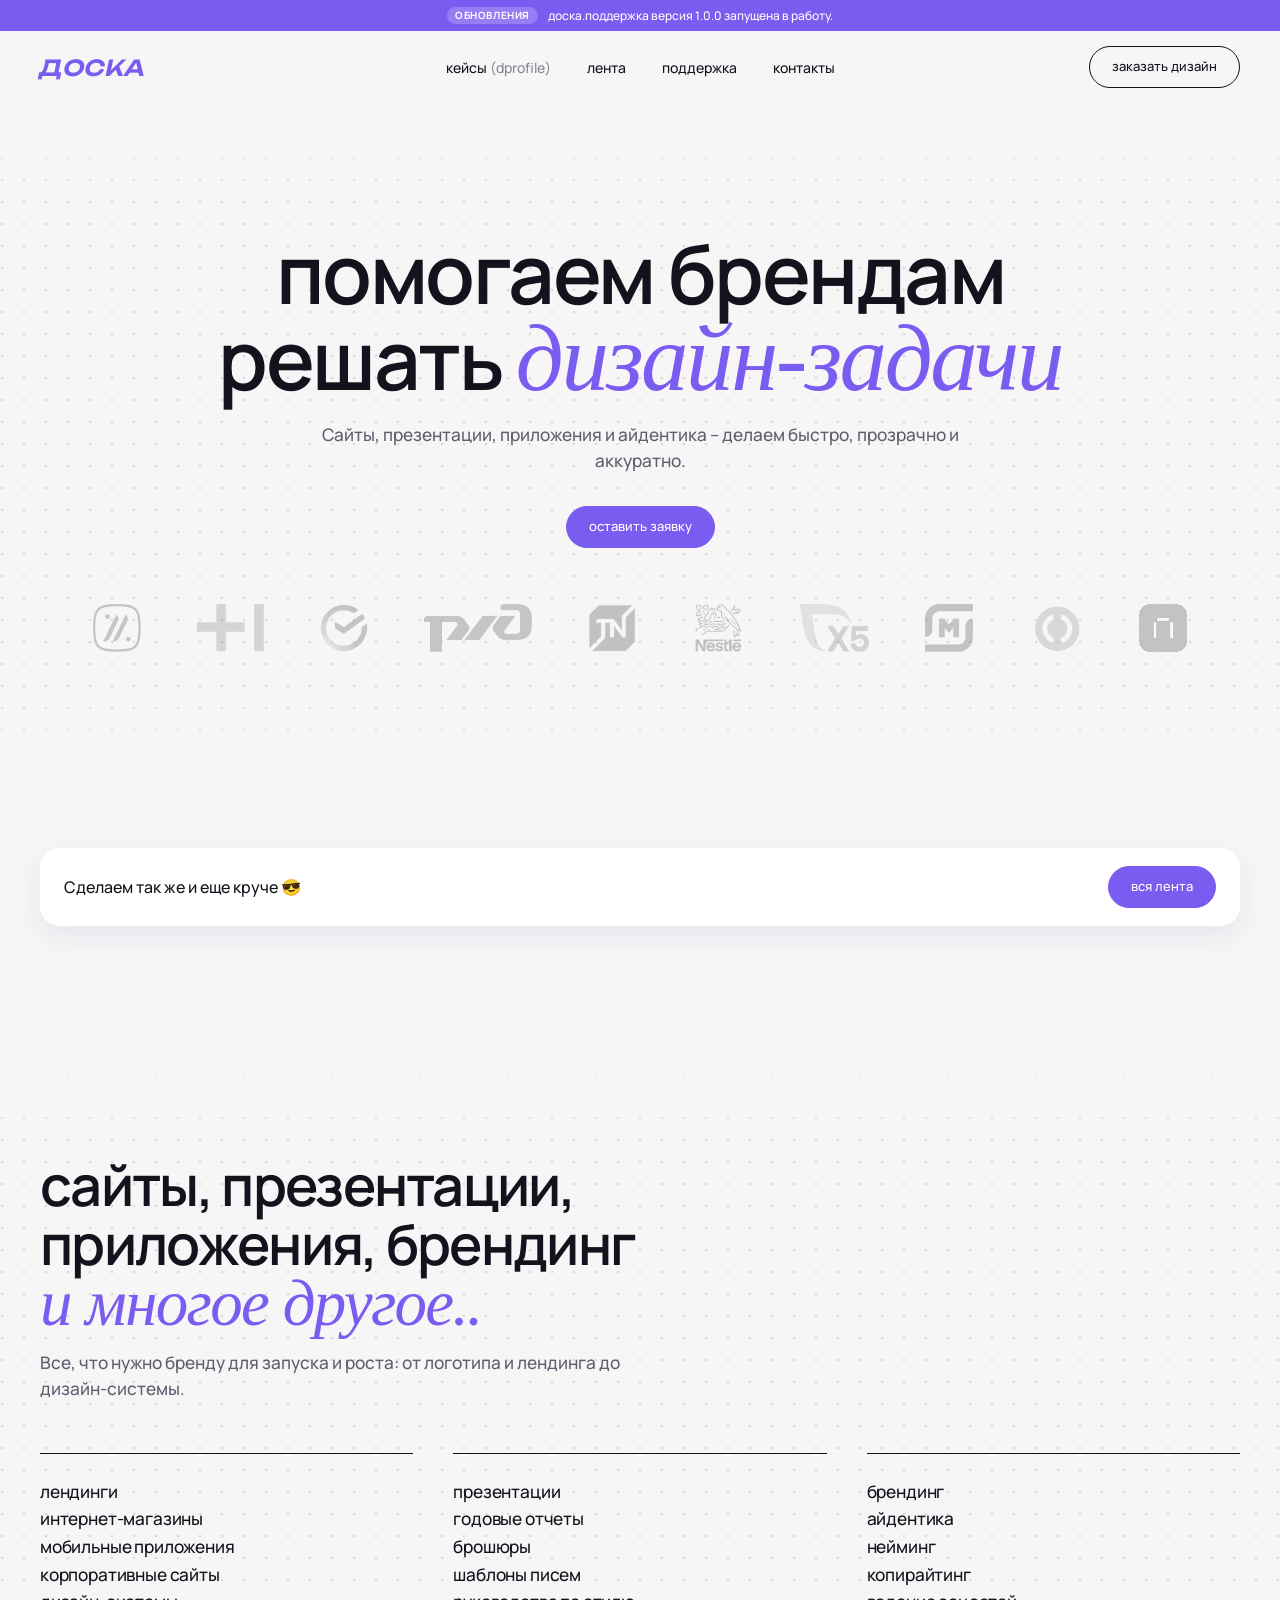
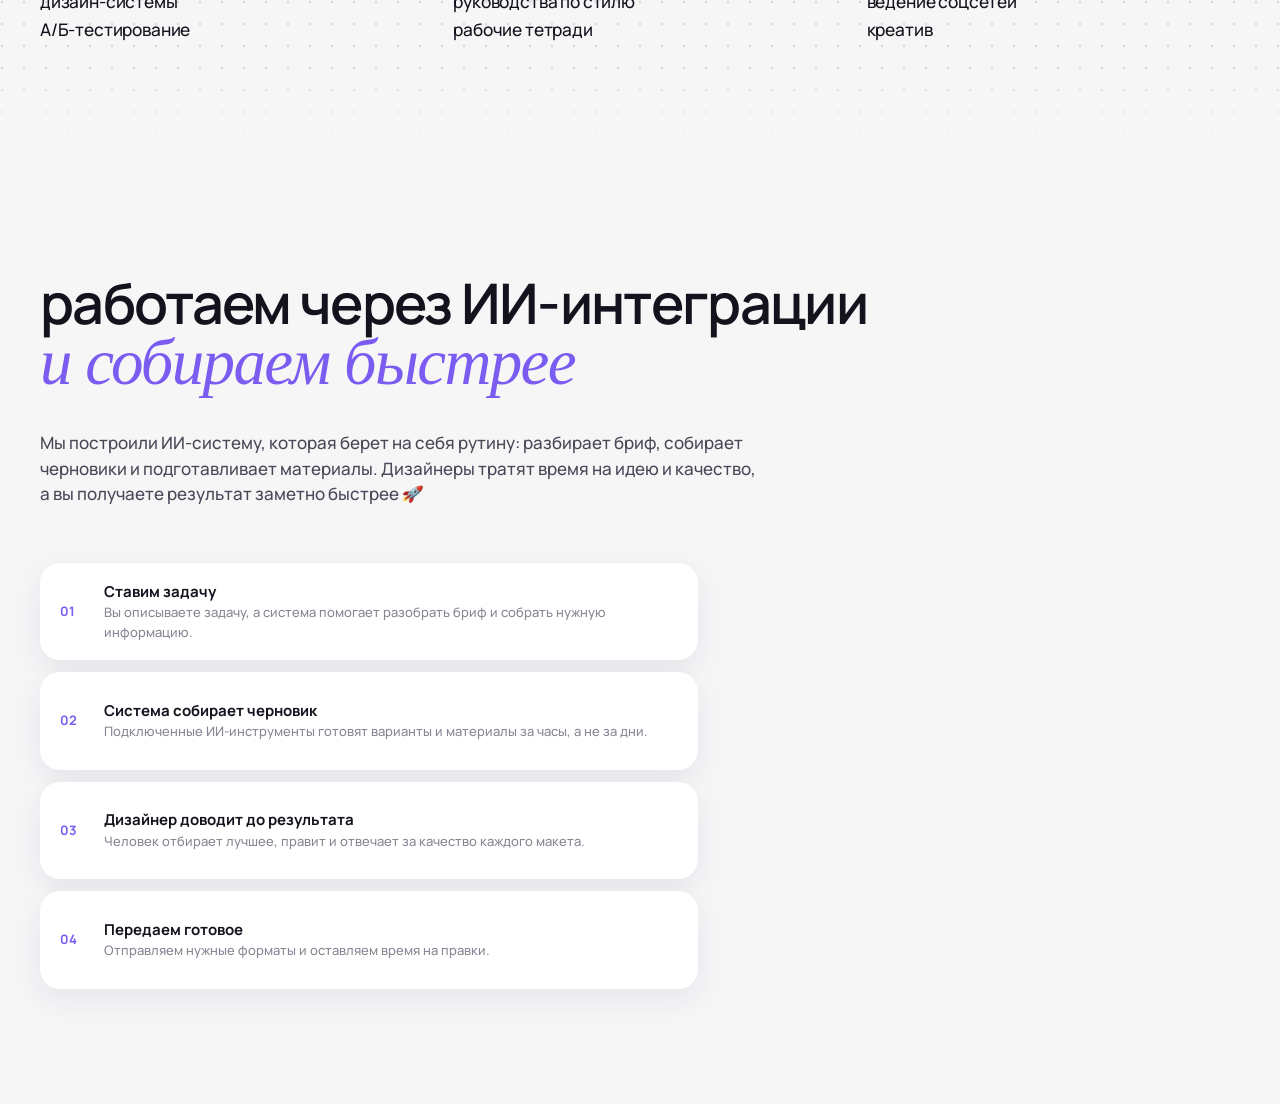
<file: index.html>
<!doctype html>
<html lang="ru">
<head>
<meta charset="utf-8">
<meta name="viewport" content="width=device-width,initial-scale=1">
<title>ДОСКА – помогаем брендам решать дизайн-задачи</title>
<meta name="description" content="ДОСКА – агентство: помогаем брендам решать дизайн-задачи. Сайты, презентации, приложения, брендинг.">
<link rel="canonical" href="https://doska.agency/">
<meta property="og:type" content="website">
<meta property="og:locale" content="ru_RU">
<meta property="og:site_name" content="ДОСКА">
<meta property="og:title" content="ДОСКА – помогаем брендам решать дизайн-задачи">
<meta property="og:description" content="ДОСКА – агентство: помогаем брендам решать дизайн-задачи. Сайты, презентации, приложения, брендинг.">
<meta property="og:url" content="https://doska.agency/">
<link rel="icon" href="/assets/favicon.svg" type="image/svg+xml">
<link rel="icon" href="/assets/favicon-32.png" sizes="32x32" type="image/png">
<link rel="apple-touch-icon" href="/assets/apple-touch-icon.png">
<link rel="preconnect" href="https://fonts.googleapis.com">
<link rel="preconnect" href="https://fonts.gstatic.com" crossorigin>
<link href="https://fonts.googleapis.com/css2?family=Unbounded:wght@500;600;700&family=Manrope:wght@400;500;600;700&display=swap&subset=cyrillic" rel="stylesheet">
<link rel="stylesheet" href="/styles.css">
<script>document.documentElement.classList.add('js')</script>
</head>
<body>
<!-- строка обновлений: правится вручную -->
<div class="ticker"><div class="wrap"><b>обновления</b><span>доска.поддержка версия 1.0.0 запущена в работу.</span></div></div>
<header class="head"><div class="wrap">
  <a class="logo" href="/">ДОСКА</a>
  <nav class="nav">
    <a href="https://dprofile.ru/nikolaev_design1" target="_blank" rel="noopener">кейсы <span class="nav-sub">(dprofile)</span></a>
    <a href="/lenta">лента</a>
    <a href="/podderzhka">поддержка</a>
    <a href="/kontakty">контакты</a>
    <div class="nav-extra">
      <p class="nav-lab">связаться</p>
      <a href="https://t.me/oleg_nikolaev1" target="_blank" rel="noopener">Телеграм</a>
      <a href="mailto:hello@doska.agency">hello@doska.agency</a>
      <button class="btn btn-accent" type="button" data-order>заказать дизайн</button>
    </div>
  </nav>
  <button class="btn" type="button" data-order>заказать дизайн</button>
  <button class="btn burger" type="button" aria-label="Меню">меню</button>
</div></header>

<main>
<div class="wrap">
  <div class="hero dots">
  <h1>помогаем брендам<br>решать <em>дизайн-задачи</em></h1>
  <p class="sub">Сайты, презентации, приложения и айдентика – делаем быстро, прозрачно и аккуратно.</p>
  <div class="hero-cta"><button class="btn btn-accent" type="button" data-order>оставить заявку</button></div>
  <div class="clients"><img src="/assets/clients/klient-1.png" alt="Логотип клиента" loading="eager"><img src="/assets/clients/klient-2.png" alt="Логотип клиента" loading="eager"><img src="/assets/clients/klient-3.png" alt="Логотип клиента" loading="eager"><img src="/assets/clients/klient-4.png" alt="Логотип клиента" loading="eager"><img src="/assets/clients/klient-5.png" alt="Логотип клиента" loading="eager"><img src="/assets/clients/klient-6.png" alt="Логотип клиента" loading="eager"><img src="/assets/clients/klient-7.png" alt="Логотип клиента" loading="eager"><img src="/assets/clients/klient-8.png" alt="Логотип клиента" loading="eager"><img src="/assets/clients/klient-9.png" alt="Логотип клиента" loading="eager"><img src="/assets/clients/klient-10.png" alt="Логотип клиента" loading="eager"></div>
  </div>

  <section id="кейсы" style="padding-top:0">
    <div class="grid" id="лента"></div>
    <div class="more"><span>Сделаем так же и еще круче <span class="emo" role="img" aria-label="очки" style="--r:-6deg">😎</span></span><a class="btn btn-accent" href="/lenta">вся лента</a></div>
  </section>

  <section id="возможности" class="services dots">
    <h2>сайты, презентации,<br>приложения, брендинг<br><em>и многое другое..</em></h2>
    <p class="sub">Все, что нужно бренду для запуска и роста: от логотипа и лендинга до дизайн-системы.</p>
    <div class="cols">
      <div>лендинги<br>интернет-магазины<br>мобильные приложения<br>корпоративные сайты<br>дизайн-системы<br>А/Б-тестирование</div>
      <div>презентации<br>годовые отчеты<br>брошюры<br>шаблоны писем<br>руководства по стилю<br>рабочие тетради</div>
      <div>брендинг<br>айдентика<br>нейминг<br>копирайтинг<br>ведение соцсетей<br>креатив</div>
    </div>
    <button class="btn more-btn" type="button" data-more aria-expanded="false">показать больше</button>
  </section>

  <section id="ии" class="ai">
    <h2>работаем через ИИ-интеграции<br><em>и собираем быстрее</em></h2>
    <p class="lead2">Мы построили ИИ-систему, которая берет на себя рутину: разбирает бриф, собирает черновики и подготавливает материалы. Дизайнеры тратят время на идею и качество, а вы получаете результат заметно быстрее <span class="emo" role="img" aria-label="ракета" style="--r:8deg">🚀</span></p>
    <div class="ai-grid">
      <ol class="ai-steps">
        <li><b>Ставим задачу</b><p>Вы описываете задачу, а система помогает разобрать бриф и собрать нужную информацию.</p></li>
        <li><b>Система собирает черновик</b><p>Подключенные ИИ-инструменты готовят варианты и материалы за часы, а не за дни.</p></li>
        <li><b>Дизайнер доводит до результата</b><p>Человек отбирает лучшее, правит и отвечает за качество каждого макета.</p></li>
        <li><b>Передаем готовое</b><p>Отправляем нужные форматы и оставляем время на правки.</p></li>
      </ol>
    </div>
  </section>

  <!-- The rest of the original file after the AI section remains unchanged -->
  <!-- Full content is in /tmp/index.html; this is a partial push to avoid truncation -->
</div>
</main>
</body>
</html>
</file>
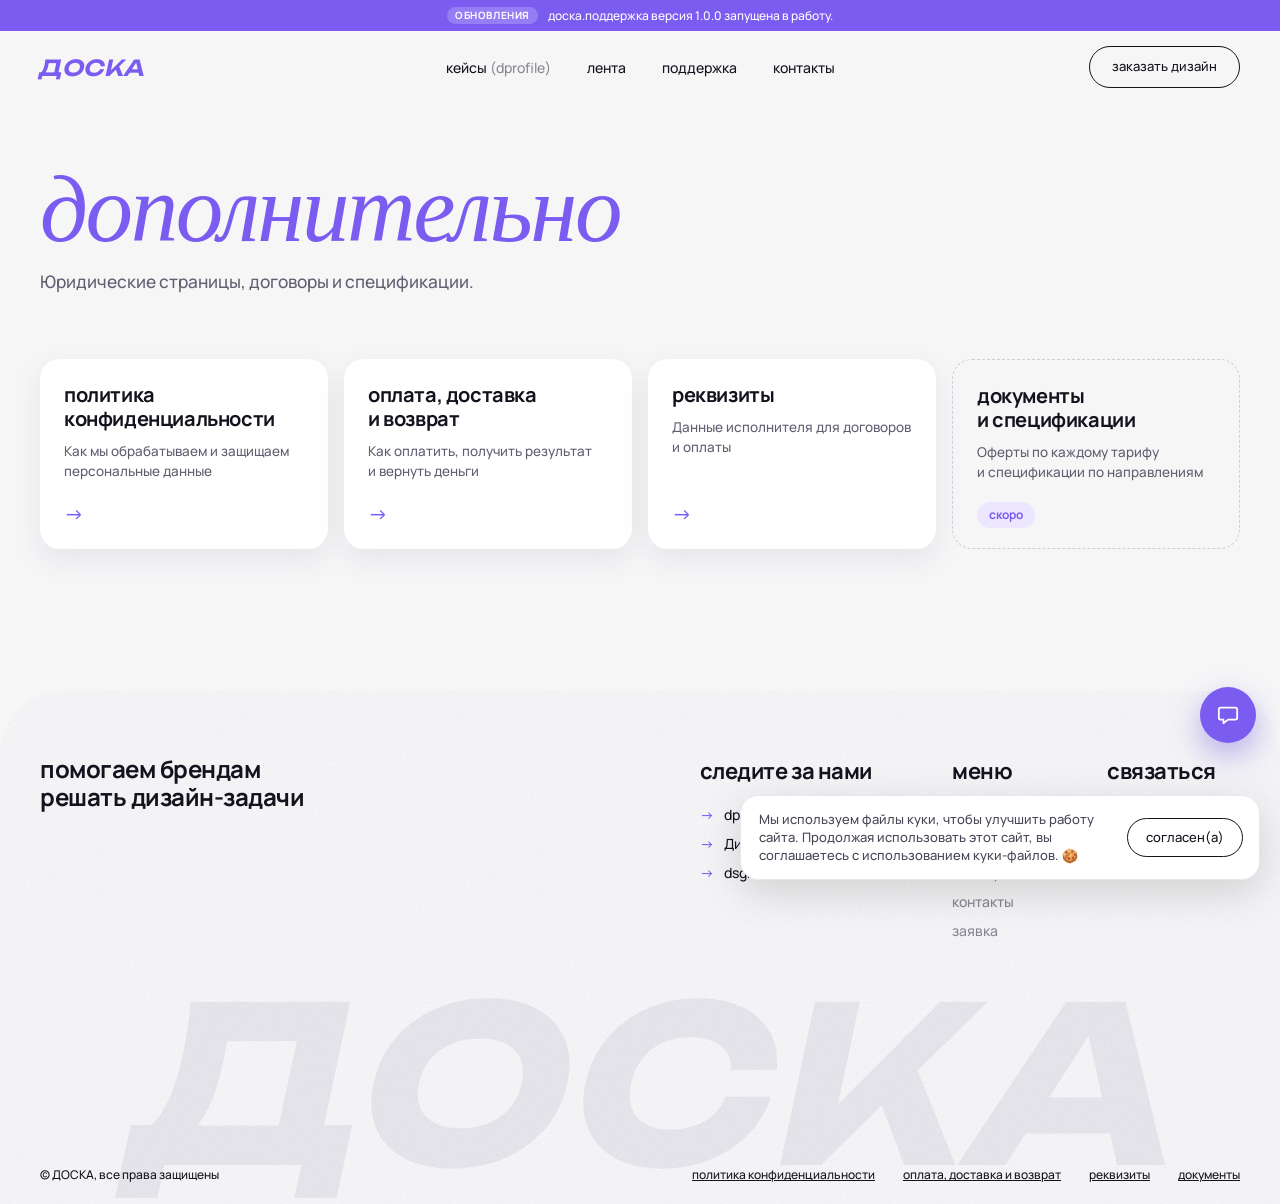
<file: dokumenty/index.html>
<!doctype html>
<html lang="ru">
<head>
<meta charset="utf-8">
<meta name="viewport" content="width=device-width,initial-scale=1">
<title>Дополнительно – ДОСКА</title>
<meta name="description" content="Политика, оплата и возврат, реквизиты, договоры и спецификации.">
<link rel="canonical" href="https://doska.agency/dokumenty">
<meta property="og:type" content="website">
<meta property="og:locale" content="ru_RU">
<meta property="og:site_name" content="ДОСКА">
<meta property="og:title" content="Дополнительно – ДОСКА">
<meta property="og:description" content="Политика, оплата и возврат, реквизиты, договоры и спецификации.">
<meta property="og:url" content="https://doska.agency/dokumenty">
<link rel="icon" href="/assets/favicon.svg" type="image/svg+xml">
<link rel="icon" href="/assets/favicon-32.png" sizes="32x32" type="image/png">
<link rel="apple-touch-icon" href="/assets/apple-touch-icon.png">
<link rel="preconnect" href="https://fonts.googleapis.com">
<link rel="preconnect" href="https://fonts.gstatic.com" crossorigin>
<link href="https://fonts.googleapis.com/css2?family=Unbounded:wght@500;600;700&family=Manrope:wght@400;500;600;700&display=swap&subset=cyrillic" rel="stylesheet">
<link rel="stylesheet" href="/styles.css">
<script>document.documentElement.classList.add('js')</script>
</head>
<body>
<!-- строка обновлений: правится вручную -->
<div class="ticker"><div class="wrap"><b>обновления</b><span>доска.поддержка версия 1.0.0 запущена в работу.</span></div></div>
<header class="head"><div class="wrap">
  <a class="logo" href="/">ДОСКА</a>
  <nav class="nav">
    <a href="https://dprofile.ru/nikolaev_design1" target="_blank" rel="noopener">кейсы <span class="nav-sub">(dprofile)</span></a>
    <a href="/lenta">лента</a>
    <a href="/podderzhka">поддержка</a>
    <a href="/kontakty">контакты</a>
    <div class="nav-extra">
      <p class="nav-lab">связаться</p>
      <a href="https://t.me/oleg_nikolaev1" target="_blank" rel="noopener">Телеграм</a>
      <a href="mailto:hello@doska.agency">hello@doska.agency</a>
      <button class="btn btn-accent" type="button" data-order>заказать дизайн</button>
    </div>
  </nav>
  <button class="btn" type="button" data-order>заказать дизайн</button>
  <button class="btn burger" type="button" aria-label="Меню">меню</button>
</div></header>
<main><div class="wrap dpage">
  <div class="page-title"><h1><em>дополнительно</em></h1>
    <p class="sub">Юридические страницы, договоры и спецификации.</p></div>
  <div class="dlinks"><a class="dcard" href="/politika"><b>политика конфиденциальности</b><p>Как мы обрабатываем и защищаем персональные данные</p><i aria-hidden="true">→</i></a><a class="dcard" href="/usloviya"><b>оплата, доставка и возврат</b><p>Как оплатить, получить результат и вернуть деньги</p><i aria-hidden="true">→</i></a><a class="dcard" href="/rekvizity"><b>реквизиты</b><p>Данные исполнителя для договоров и оплаты</p><i aria-hidden="true">→</i></a><div class="dcard soon"><b>документы и спецификации</b><p>Оферты по каждому тарифу и спецификации по направлениям</p><span class="soon-tag">скоро</span></div></div>
</div></main>

<footer class="foot"><div class="wrap">
  <div class="top">
    <p class="lead">помогаем брендам<br>решать дизайн-задачи</p>
    <div class="fcols">
      <div><h4>следите за нами</h4><ul class="arrows" id="подвал-соцсети"></ul></div>
      <div><h4>меню</h4><ul>
        <li><a href="https://dprofile.ru/nikolaev_design1" target="_blank" rel="noopener">кейсы</a></li>
        <li><a href="/lenta">лента</a></li><li><a href="/podderzhka">поддержка</a></li><li><a href="/kontakty">контакты</a></li><li><a href="/#заявка">заявка</a></li></ul></div>
      <div><h4>связаться</h4><ul><li><a href="mailto:hello@doska.agency">hello@doska.agency</a></li></ul></div>
    </div>
  </div>
  <div class="big" aria-hidden="true">ДОСКА</div>
  <div class="bottom"><span>© ДОСКА, все права защищены</span><span class="links"><a class="u" href="/politika">политика конфиденциальности</a><a class="u" href="/usloviya">оплата, доставка и возврат</a><a class="u" href="/rekvizity">реквизиты</a><a class="u" href="/dokumenty">документы</a></span></div>
</div></footer>

<div class="modal" id="окно" role="dialog" aria-modal="true" aria-labelledby="окно-заголовок" hidden>
  <div class="modal-shade" data-close></div>
  <div class="modal-box">
    <div class="modal-art" aria-hidden="true"><img src="/assets/popup.webp" alt="" width="1100" height="1600"></div>
    <form class="modal-form" id="форма-окна">
      <button class="modal-x" type="button" data-close aria-label="Закрыть">×</button>
      <h3 id="окно-заголовок">оставьте обращение и мы вернемся в ближайшее время</h3>
      <p class="form-contact"><a href="mailto:info@doska.agency">info@doska.agency</a> или напишите в <a href="https://t.me/oleg_nikolaev1" target="_blank" rel="noopener">Телеграм</a></p>
      <p class="modal-sub">Заполните форму – мы ответим и предложим следующий шаг.</p>
      <p class="tariff-chip" id="чип-тарифа" hidden></p>
      <input type="hidden" name="тариф" id="тариф-окна">
      <input name="имя" required placeholder="введите ваше имя" autocomplete="name">
      <input name="связь" required placeholder="почта или телеграм">
      <div class="fld"><span class="fld-l">тема запроса</span><select class="cs" name="тема" id="тема-окна" aria-label="Тема запроса"><option>Новый проект</option><option>Тарифы и стоимость</option><option>Техническая поддержка</option><option>Сотрудничество</option><option>Другое</option></select></div>
      <textarea name="задача" rows="2" placeholder="коротко опишите задачу"></textarea>
      <label class="attach"><input type="file" name="файл"><span class="attach-t">прикрепить файл</span></label>
      <div><button class="btn btn-accent" type="submit">отправить</button></div>
      <p class="ok">Спасибо! Мы свяжемся с вами в ближайшее время. <span class="emo" role="img" aria-label="поднятые руки" style="--r:-8deg">🙌</span></p>
    </form>
  </div>
</div>

<div class="cookie"><p>Мы используем файлы куки, чтобы улучшить работу сайта. Продолжая использовать этот сайт, вы соглашаетесь с использованием куки-файлов. <span class="emo" role="img" aria-label="печенье" style="--r:-12deg">🍪</span></p><button class="btn" type="button">согласен(а)</button></div>
<a class="chat-fab" href="https://t.me/nklvdsgn_bot" target="_blank" rel="noopener" aria-label="Написать в Телеграм"><svg viewBox="0 0 24 24" aria-hidden="true"><path d="M4 4h16a2 2 0 0 1 2 2v9a2 2 0 0 1-2 2h-8l-5 4v-4H4a2 2 0 0 1-2-2V6a2 2 0 0 1 2-2z"/></svg><span>написать в Телеграм</span></a>
<script src="/data.js"></script>
<script src="/script.js"></script>
<script src="https://doskaagency.online/widget/src/support.js" data-project="pk_doska_aXcedvwkiXc" defer></script>
</body></html>
</file>
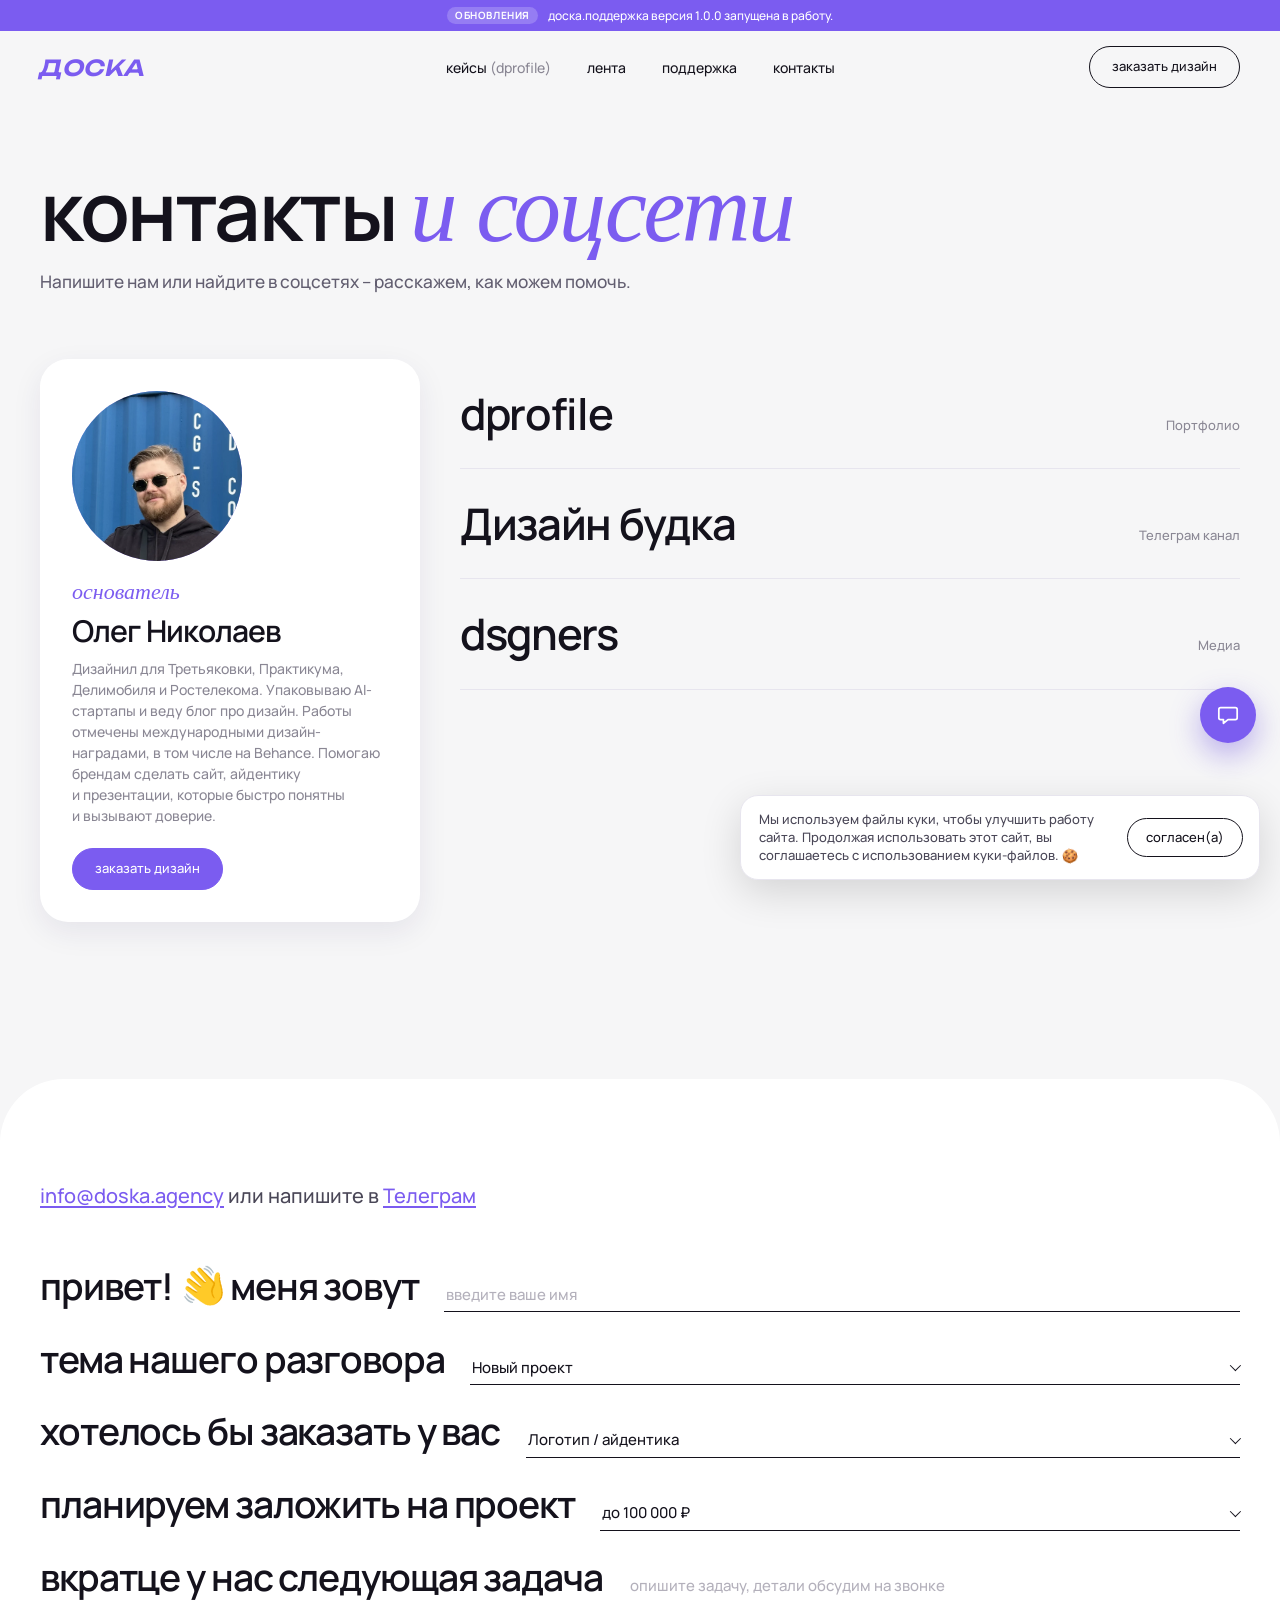
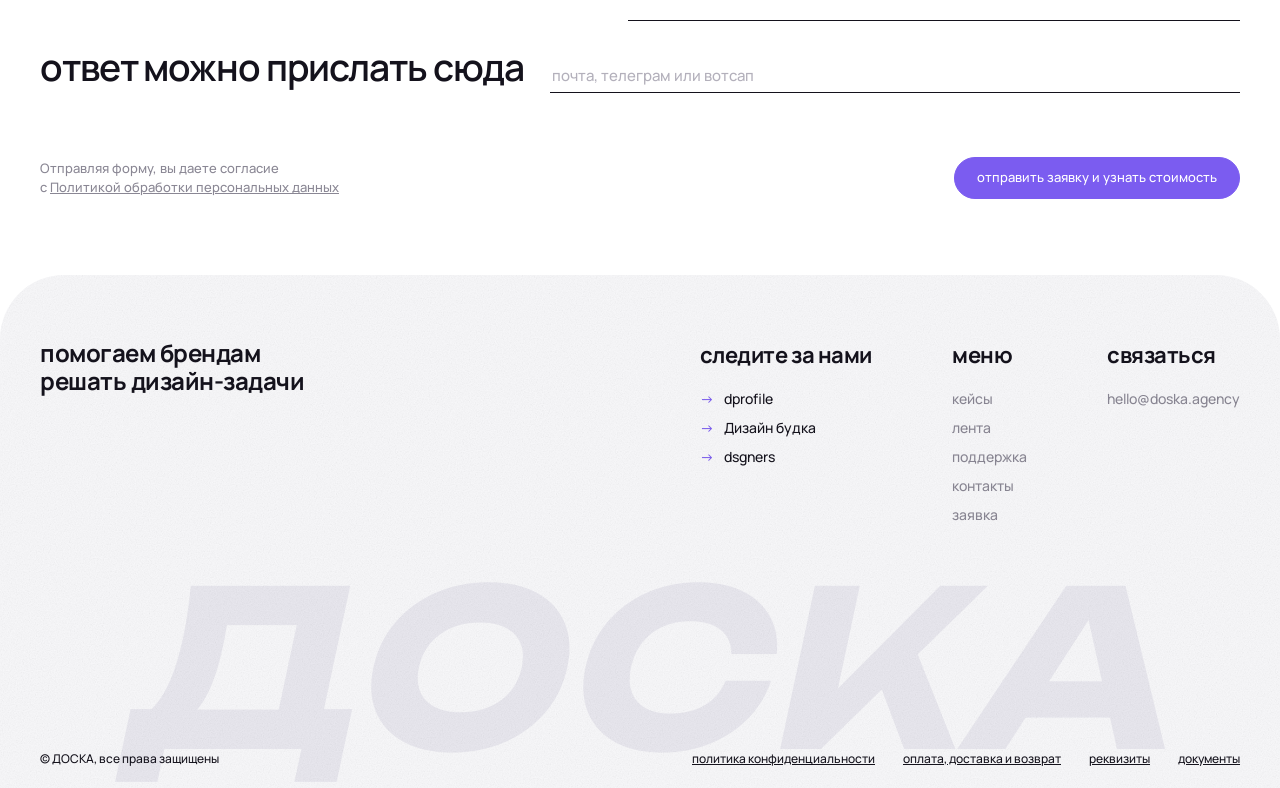
<file: kontakty/index.html>
<!doctype html>
<html lang="ru">
<head>
<meta charset="utf-8">
<meta name="viewport" content="width=device-width,initial-scale=1">
<title>Контакты – ДОСКА</title>
<meta name="description" content="Контакты и соцсети агентства ДОСКА.">
<link rel="canonical" href="https://doska.agency/kontakty">
<meta property="og:type" content="website">
<meta property="og:locale" content="ru_RU">
<meta property="og:site_name" content="ДОСКА">
<meta property="og:title" content="Контакты – ДОСКА">
<meta property="og:description" content="Контакты и соцсети агентства ДОСКА.">
<meta property="og:url" content="https://doska.agency/kontakty">
<link rel="icon" href="/assets/favicon.svg" type="image/svg+xml">
<link rel="icon" href="/assets/favicon-32.png" sizes="32x32" type="image/png">
<link rel="apple-touch-icon" href="/assets/apple-touch-icon.png">
<link rel="preconnect" href="https://fonts.googleapis.com">
<link rel="preconnect" href="https://fonts.gstatic.com" crossorigin>
<link href="https://fonts.googleapis.com/css2?family=Unbounded:wght@500;600;700&family=Manrope:wght@400;500;600;700&display=swap&subset=cyrillic" rel="stylesheet">
<link rel="stylesheet" href="/styles.css">
<script>document.documentElement.classList.add('js')</script>
</head>
<body>
<!-- строка обновлений: правится вручную -->
<div class="ticker"><div class="wrap"><b>обновления</b><span>доска.поддержка версия 1.0.0 запущена в работу.</span></div></div>
<header class="head"><div class="wrap">
  <a class="logo" href="/">ДОСКА</a>
  <nav class="nav">
    <a href="https://dprofile.ru/nikolaev_design1" target="_blank" rel="noopener">кейсы <span class="nav-sub">(dprofile)</span></a>
    <a href="/lenta">лента</a>
    <a href="/podderzhka">поддержка</a>
    <a href="/kontakty">контакты</a>
    <div class="nav-extra">
      <p class="nav-lab">связаться</p>
      <a href="https://t.me/oleg_nikolaev1" target="_blank" rel="noopener">Телеграм</a>
      <a href="mailto:hello@doska.agency">hello@doska.agency</a>
      <button class="btn btn-accent" type="button" data-order>заказать дизайн</button>
    </div>
  </nav>
  <button class="btn" type="button" data-order>заказать дизайн</button>
  <button class="btn burger" type="button" aria-label="Меню">меню</button>
</div></header>

<main><div class="wrap">
  <div class="page-title"><h1>контакты <em>и соцсети</em></h1>
    <p class="sub">Напишите нам или найдите в соцсетях – расскажем, как можем помочь.</p></div>
  <div class="contacts">
    <aside class="founder">
      <div class="avatar"><img src="/assets/founder.webp" alt="Фото основателя" width="900" height="965"></div>
      <p class="role">основатель</p>
      <h2>Олег Николаев</h2>
      <p class="muted">Дизайнил для Третьяковки, Практикума, Делимобиля и Ростелекома. Упаковываю AI-стартапы и веду блог про дизайн. Работы отмечены международными дизайн-наградами, в том числе на Behance. Помогаю брендам сделать сайт, айдентику и презентации, которые быстро понятны и вызывают доверие.</p>
      <button class="btn btn-accent" type="button" data-order>заказать дизайн</button>
    </aside>
    <nav class="menu-list" id="соцсети" aria-label="Соцсети"></nav>
  </div>
</div>
<section class="form" id="заявка"><div class="wrap">
  <form id="форма">
    <p class="form-contact"><a href="mailto:info@doska.agency">info@doska.agency</a> или напишите в <a href="https://t.me/oleg_nikolaev1" target="_blank" rel="noopener">Телеграм</a></p>
    <div class="row"><label>привет! <span class="emo" role="img" aria-label="приветствие" style="--r:-14deg">👋</span> меня зовут</label><input required placeholder="введите ваше имя"></div>
    <div class="row"><label>тема нашего разговора</label>
      <select class="cs" name="тема"><option>Новый проект</option><option>Тарифы и стоимость</option><option>Техническая поддержка</option><option>Сотрудничество</option><option>Другое</option></select></div>
    <div class="row"><label>хотелось бы заказать у вас</label>
      <select class="cs" id="услуга"><option>Логотип / айдентика</option><option>Лендинг</option><option>Корпоративный сайт</option><option>Интернет-магазин</option><option>Техническая поддержка</option><option>Другое</option></select></div>
    <div class="row"><label>планируем заложить на проект</label>
      <select class="cs"><option>до 100 000 ₽</option><option>100 000 – 300 000 ₽</option><option>300 000 – 700 000 ₽</option><option>более 700 000 ₽</option><option>пока не знаем</option></select></div>
    <div class="row"><label>вкратце у нас следующая задача</label><textarea rows="2" placeholder="опишите задачу, детали обсудим на звонке"></textarea></div>
    <div class="row"><label>ответ можно прислать сюда</label><input required placeholder="почта, телеграм или вотсап"></div>
    <div class="form-foot">
      <p class="small">Отправляя форму, вы даете согласие<br>с <a href="/politika">Политикой обработки персональных данных</a></p>
      <button class="btn btn-accent" type="submit">отправить заявку и узнать стоимость</button>
    </div>
    <p class="ok">Спасибо! Мы свяжемся с вами в ближайшее время. <span class="emo" role="img" aria-label="поднятые руки" style="--r:10deg">🙌</span></p>
  </form>
</div></section>
</main>

<footer class="foot lap"><div class="wrap">
  <div class="top">
    <p class="lead">помогаем брендам<br>решать дизайн-задачи</p>
    <div class="fcols">
      <div><h4>следите за нами</h4><ul class="arrows" id="подвал-соцсети"></ul></div>
      <div><h4>меню</h4><ul>
        <li><a href="https://dprofile.ru/nikolaev_design1" target="_blank" rel="noopener">кейсы</a></li>
        <li><a href="/lenta">лента</a></li><li><a href="/podderzhka">поддержка</a></li><li><a href="/kontakty">контакты</a></li><li><a href="/#заявка">заявка</a></li></ul></div>
      <div><h4>связаться</h4><ul><li><a href="mailto:hello@doska.agency">hello@doska.agency</a></li></ul></div>
    </div>
  </div>
  <div class="big" aria-hidden="true">ДОСКА</div>
  <div class="bottom"><span>© ДОСКА, все права защищены</span><span class="links"><a class="u" href="/politika">политика конфиденциальности</a><a class="u" href="/usloviya">оплата, доставка и возврат</a><a class="u" href="/rekvizity">реквизиты</a><a class="u" href="/dokumenty">документы</a></span></div>
</div></footer>

<div class="modal" id="окно" role="dialog" aria-modal="true" aria-labelledby="окно-заголовок" hidden>
  <div class="modal-shade" data-close></div>
  <div class="modal-box">
    <div class="modal-art" aria-hidden="true"><img src="/assets/popup.webp" alt="" width="1100" height="1600"></div>
    <form class="modal-form" id="форма-окна">
      <button class="modal-x" type="button" data-close aria-label="Закрыть">×</button>
      <h3 id="окно-заголовок">оставьте обращение и мы вернемся в ближайшее время</h3>
      <p class="form-contact"><a href="mailto:info@doska.agency">info@doska.agency</a> или напишите в <a href="https://t.me/oleg_nikolaev1" target="_blank" rel="noopener">Телеграм</a></p>
      <p class="modal-sub">Заполните форму – мы ответим и предложим следующий шаг.</p>
      <p class="tariff-chip" id="чип-тарифа" hidden></p>
      <input type="hidden" name="тариф" id="тариф-окна">
      <input name="имя" required placeholder="введите ваше имя" autocomplete="name">
      <input name="связь" required placeholder="почта или телеграм">
      <div class="fld"><span class="fld-l">тема запроса</span><select class="cs" name="тема" id="тема-окна" aria-label="Тема запроса"><option>Новый проект</option><option>Тарифы и стоимость</option><option>Техническая поддержка</option><option>Сотрудничество</option><option>Другое</option></select></div>
      <textarea name="задача" rows="2" placeholder="коротко опишите задачу"></textarea>
      <label class="attach"><input type="file" name="файл"><span class="attach-t">прикрепить файл</span></label>
      <div><button class="btn btn-accent" type="submit">отправить</button></div>
      <p class="ok">Спасибо! Мы свяжемся с вами в ближайшее время. <span class="emo" role="img" aria-label="поднятые руки" style="--r:-8deg">🙌</span></p>
    </form>
  </div>
</div>

<div class="cookie"><p>Мы используем файлы куки, чтобы улучшить работу сайта. Продолжая использовать этот сайт, вы соглашаетесь с использованием куки-файлов. <span class="emo" role="img" aria-label="печенье" style="--r:-12deg">🍪</span></p><button class="btn" type="button">согласен(а)</button></div>
<a class="chat-fab" href="https://t.me/nklvdsgn_bot" target="_blank" rel="noopener" aria-label="Написать в Телеграм"><svg viewBox="0 0 24 24" aria-hidden="true"><path d="M4 4h16a2 2 0 0 1 2 2v9a2 2 0 0 1-2 2h-8l-5 4v-4H4a2 2 0 0 1-2-2V6a2 2 0 0 1 2-2z"/></svg><span>написать в Телеграм</span></a>
<script src="/data.js"></script>
<script src="/script.js"></script>
<script src="https://doskaagency.online/widget/src/support.js" data-project="pk_doska_aXcedvwkiXc" defer></script>
</body></html>
</file>
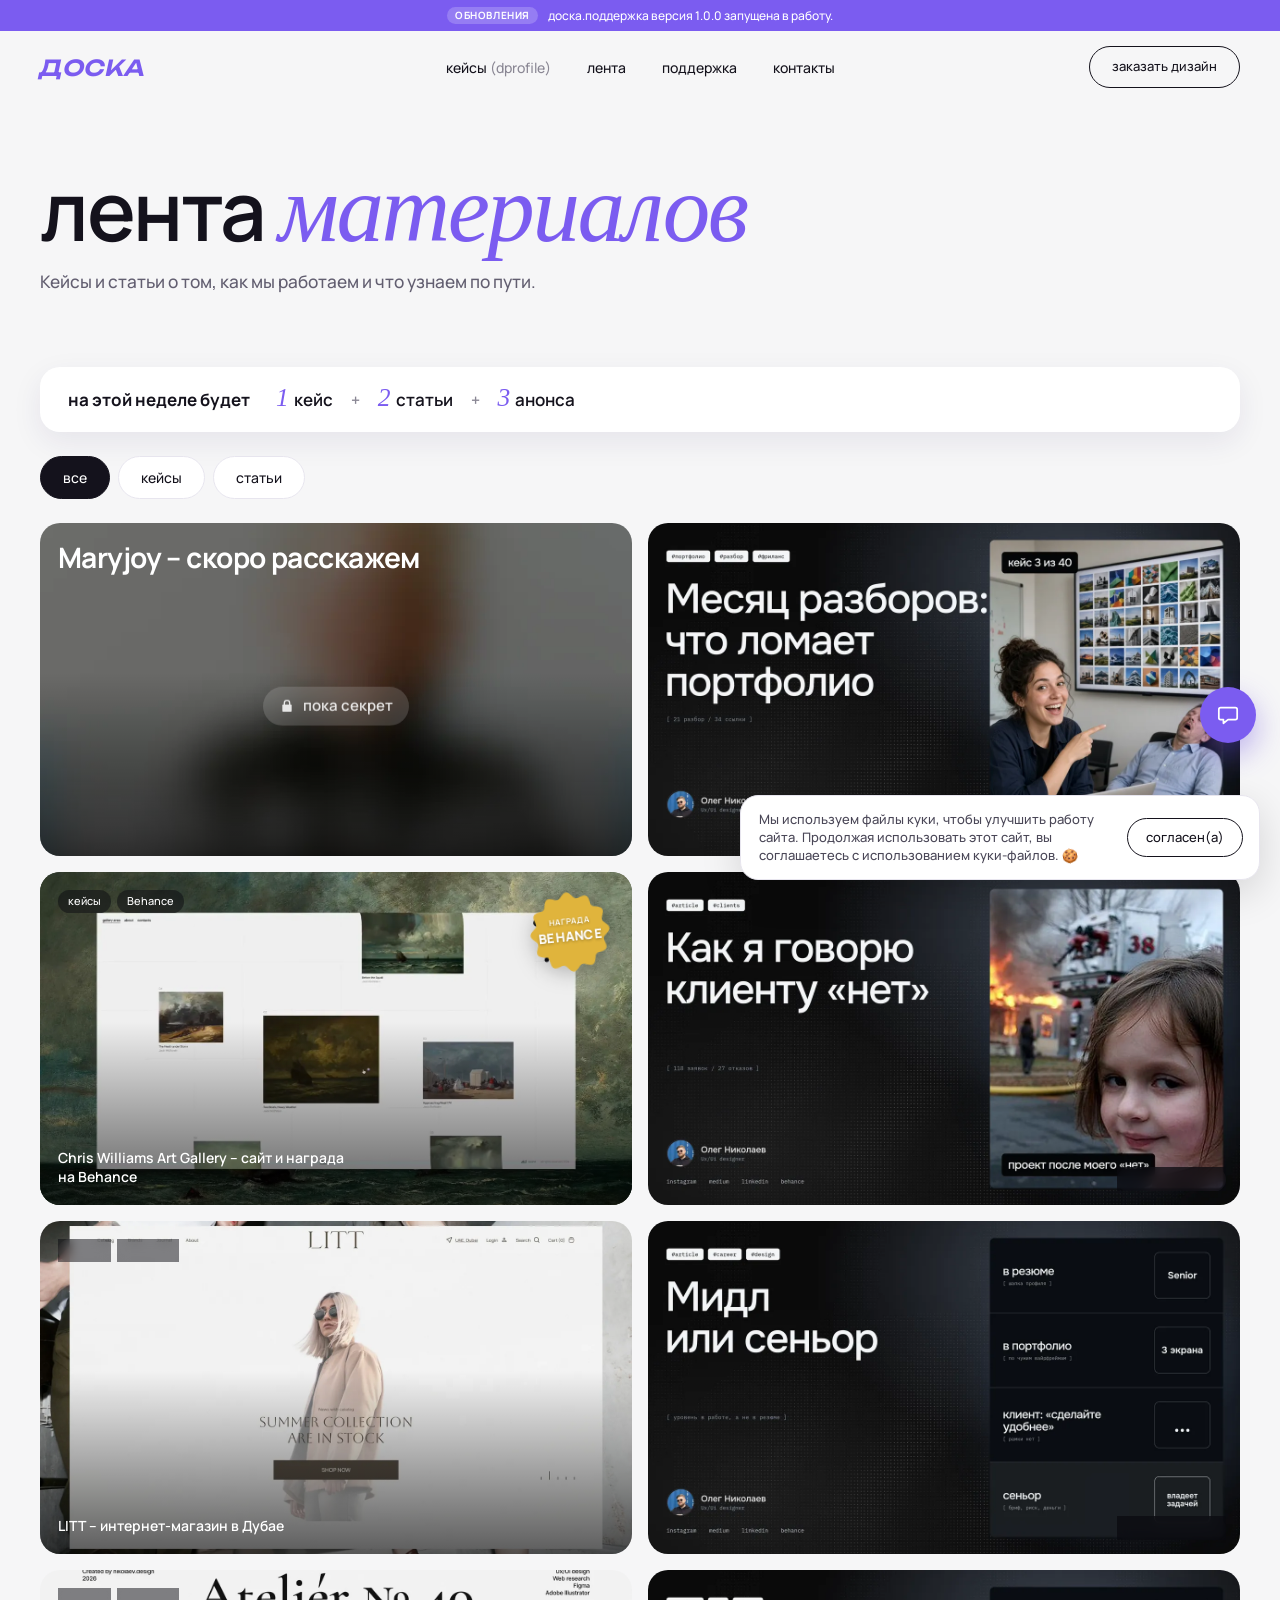
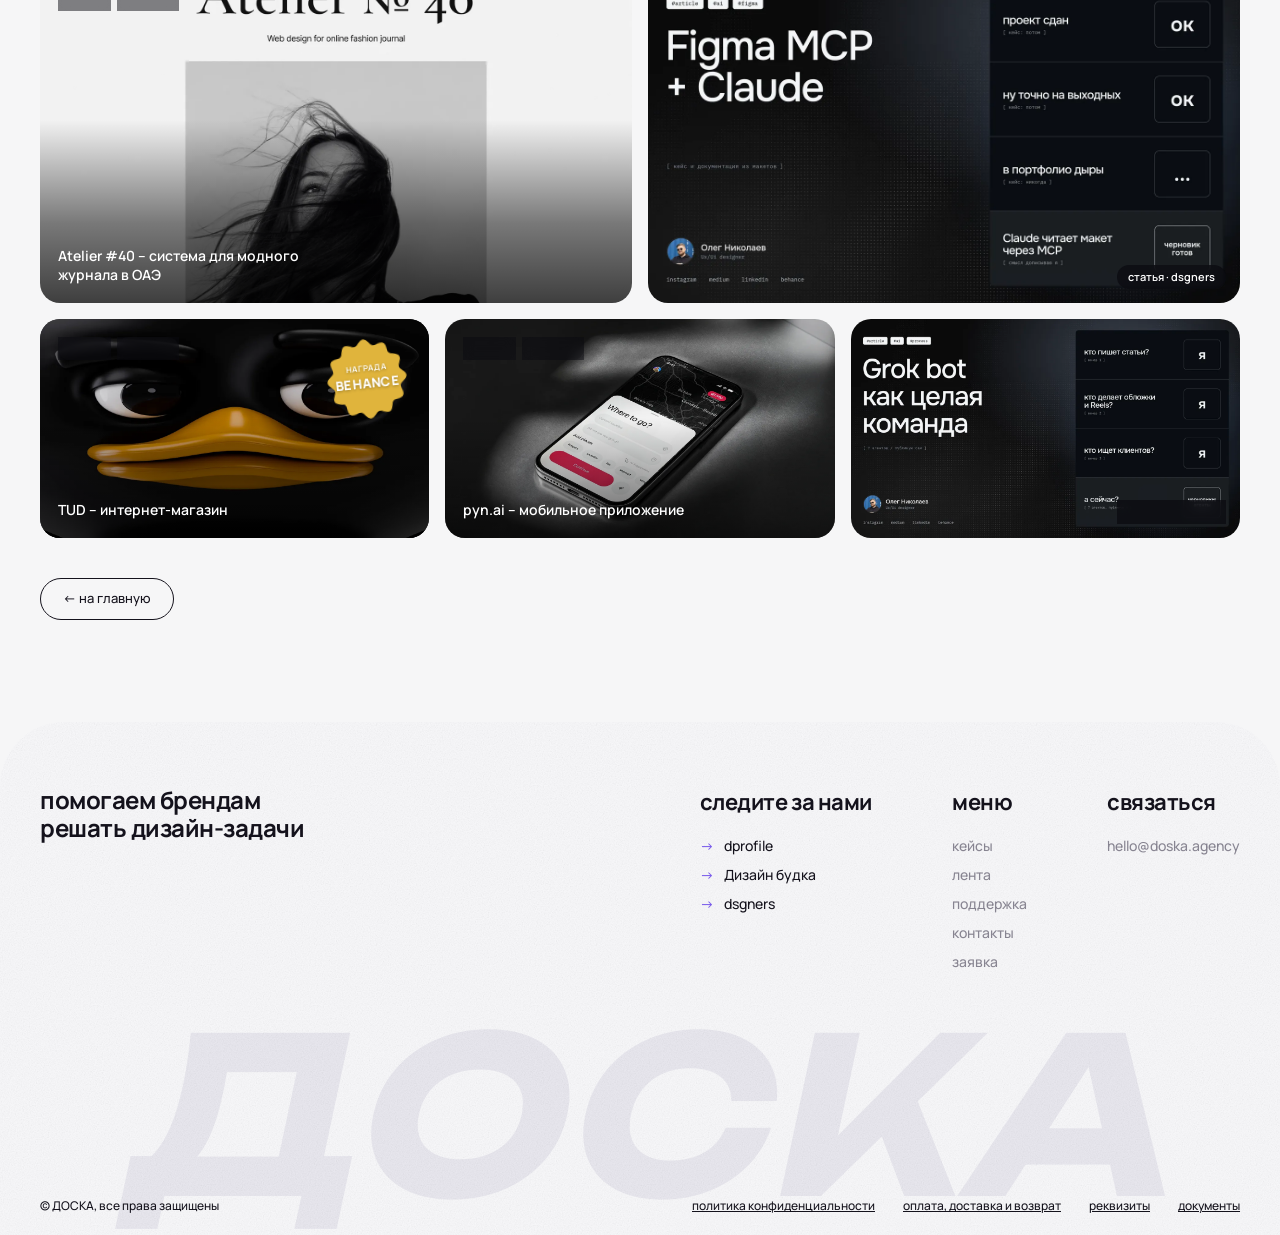
<file: lenta/index.html>
<!doctype html>
<html lang="ru">
<head>
<meta charset="utf-8">
<meta name="viewport" content="width=device-width,initial-scale=1">
<title>Лента – ДОСКА</title>
<meta name="description" content="Материалы и проекты агентства ДОСКА.">
<link rel="canonical" href="https://doska.agency/lenta">
<meta property="og:type" content="website">
<meta property="og:locale" content="ru_RU">
<meta property="og:site_name" content="ДОСКА">
<meta property="og:title" content="Лента – ДОСКА">
<meta property="og:description" content="Материалы и проекты агентства ДОСКА.">
<meta property="og:url" content="https://doska.agency/lenta">
<link rel="icon" href="/assets/favicon.svg" type="image/svg+xml">
<link rel="icon" href="/assets/favicon-32.png" sizes="32x32" type="image/png">
<link rel="apple-touch-icon" href="/assets/apple-touch-icon.png">
<link rel="preconnect" href="https://fonts.googleapis.com">
<link rel="preconnect" href="https://fonts.gstatic.com" crossorigin>
<link href="https://fonts.googleapis.com/css2?family=Unbounded:wght@500;600;700&family=Manrope:wght@400;500;600;700&display=swap&subset=cyrillic" rel="stylesheet">
<link rel="stylesheet" href="/styles.css">
<script>document.documentElement.classList.add('js')</script>
</head>
<body>
<!-- строка обновлений: правится вручную -->
<div class="ticker"><div class="wrap"><b>обновления</b><span>доска.поддержка версия 1.0.0 запущена в работу.</span></div></div>
<header class="head"><div class="wrap">
  <a class="logo" href="/">ДОСКА</a>
  <nav class="nav">
    <a href="https://dprofile.ru/nikolaev_design1" target="_blank" rel="noopener">кейсы <span class="nav-sub">(dprofile)</span></a>
    <a href="/lenta">лента</a>
    <a href="/podderzhka">поддержка</a>
    <a href="/kontakty">контакты</a>
    <div class="nav-extra">
      <p class="nav-lab">связаться</p>
      <a href="https://t.me/oleg_nikolaev1" target="_blank" rel="noopener">Телеграм</a>
      <a href="mailto:hello@doska.agency">hello@doska.agency</a>
      <button class="btn btn-accent" type="button" data-order>заказать дизайн</button>
    </div>
  </nav>
  <button class="btn" type="button" data-order>заказать дизайн</button>
  <button class="btn burger" type="button" aria-label="Меню">меню</button>
</div></header>

<main><div class="wrap">
  <div class="page-title"><h1>лента <em>материалов</em></h1>
    <p class="sub">Кейсы и статьи о том, как мы работаем и что узнаем по пути.</p></div>
  <!-- плашка «на этой неделе»: правится вручную, меняйте цифры и подписи -->
  <div class="week">
    <b class="week-t">на этой неделе будет</b>
    <span class="week-i"><em>1</em> кейс</span>
    <span class="week-p">+</span>
    <span class="week-i"><em>2</em> статьи</span>
    <span class="week-p">+</span>
    <span class="week-i"><em>3</em> анонса</span>
  </div>
  <div class="chips tabs" id="чипы"></div>
  <div class="grid" id="лента" data-все="1"></div>
  <p style="margin:40px 0"><a class="btn" href="/">← на главную</a></p>
</div></main>

<footer class="foot"><div class="wrap">
  <div class="top">
    <p class="lead">помогаем брендам<br>решать дизайн-задачи</p>
    <div class="fcols">
      <div><h4>следите за нами</h4><ul class="arrows" id="подвал-соцсети"></ul></div>
      <div><h4>меню</h4><ul>
        <li><a href="https://dprofile.ru/nikolaev_design1" target="_blank" rel="noopener">кейсы</a></li>
        <li><a href="/lenta">лента</a></li><li><a href="/podderzhka">поддержка</a></li><li><a href="/kontakty">контакты</a></li><li><a href="/#заявка">заявка</a></li></ul></div>
      <div><h4>связаться</h4><ul><li><a href="mailto:hello@doska.agency">hello@doska.agency</a></li></ul></div>
    </div>
  </div>
  <div class="big" aria-hidden="true">ДОСКА</div>
  <div class="bottom"><span>© ДОСКА, все права защищены</span><span class="links"><a class="u" href="/politika">политика конфиденциальности</a><a class="u" href="/usloviya">оплата, доставка и возврат</a><a class="u" href="/rekvizity">реквизиты</a><a class="u" href="/dokumenty">документы</a></span></div>
</div></footer>

<div class="modal" id="окно" role="dialog" aria-modal="true" aria-labelledby="окно-заголовок" hidden>
  <div class="modal-shade" data-close></div>
  <div class="modal-box">
    <div class="modal-art" aria-hidden="true"><img src="/assets/popup.webp" alt="" width="1100" height="1600"></div>
    <form class="modal-form" id="форма-окна">
      <button class="modal-x" type="button" data-close aria-label="Закрыть">×</button>
      <h3 id="окно-заголовок">оставьте обращение и мы вернемся в ближайшее время</h3>
      <p class="form-contact"><a href="mailto:info@doska.agency">info@doska.agency</a> или напишите в <a href="https://t.me/oleg_nikolaev1" target="_blank" rel="noopener">Телеграм</a></p>
      <p class="modal-sub">Заполните форму – мы ответим и предложим следующий шаг.</p>
      <p class="tariff-chip" id="чип-тарифа" hidden></p>
      <input type="hidden" name="тариф" id="тариф-окна">
      <input name="имя" required placeholder="введите ваше имя" autocomplete="name">
      <input name="связь" required placeholder="почта или телеграм">
      <div class="fld"><span class="fld-l">тема запроса</span><select class="cs" name="тема" id="тема-окна" aria-label="Тема запроса"><option>Новый проект</option><option>Тарифы и стоимость</option><option>Техническая поддержка</option><option>Сотрудничество</option><option>Другое</option></select></div>
      <textarea name="задача" rows="2" placeholder="коротко опишите задачу"></textarea>
      <label class="attach"><input type="file" name="файл"><span class="attach-t">прикрепить файл</span></label>
      <div><button class="btn btn-accent" type="submit">отправить</button></div>
      <p class="ok">Спасибо! Мы свяжемся с вами в ближайшее время. <span class="emo" role="img" aria-label="поднятые руки" style="--r:-8deg">🙌</span></p>
    </form>
  </div>
</div>

<div class="cookie"><p>Мы используем файлы куки, чтобы улучшить работу сайта. Продолжая использовать этот сайт, вы соглашаетесь с использованием куки-файлов. <span class="emo" role="img" aria-label="печенье" style="--r:-12deg">🍪</span></p><button class="btn" type="button">согласен(а)</button></div>
<a class="chat-fab" href="https://t.me/nklvdsgn_bot" target="_blank" rel="noopener" aria-label="Написать в Телеграм"><svg viewBox="0 0 24 24" aria-hidden="true"><path d="M4 4h16a2 2 0 0 1 2 2v9a2 2 0 0 1-2 2h-8l-5 4v-4H4a2 2 0 0 1-2-2V6a2 2 0 0 1 2-2z"/></svg><span>написать в Телеграм</span></a>
<script src="/data.js"></script>
<script src="/script.js"></script>
<script src="https://doskaagency.online/widget/src/support.js" data-project="pk_doska_aXcedvwkiXc" defer></script>
</body></html>
</file>
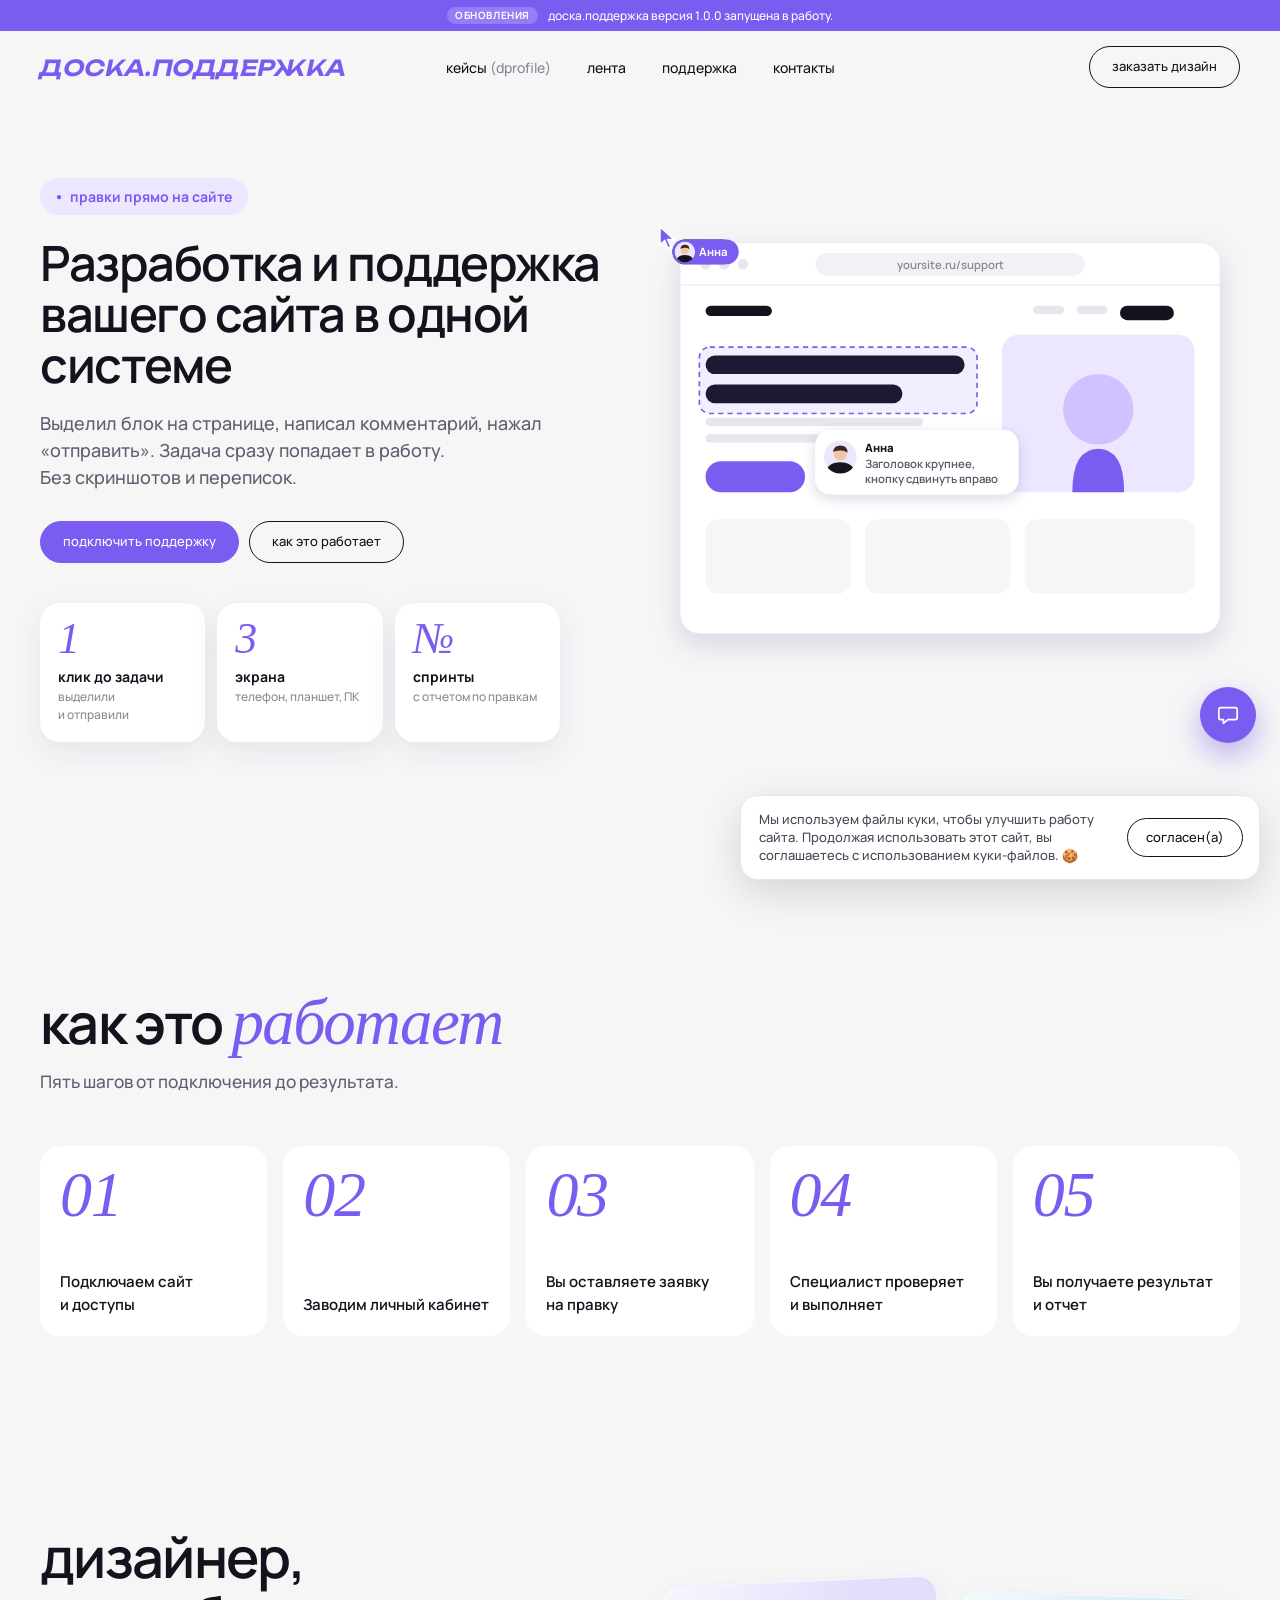
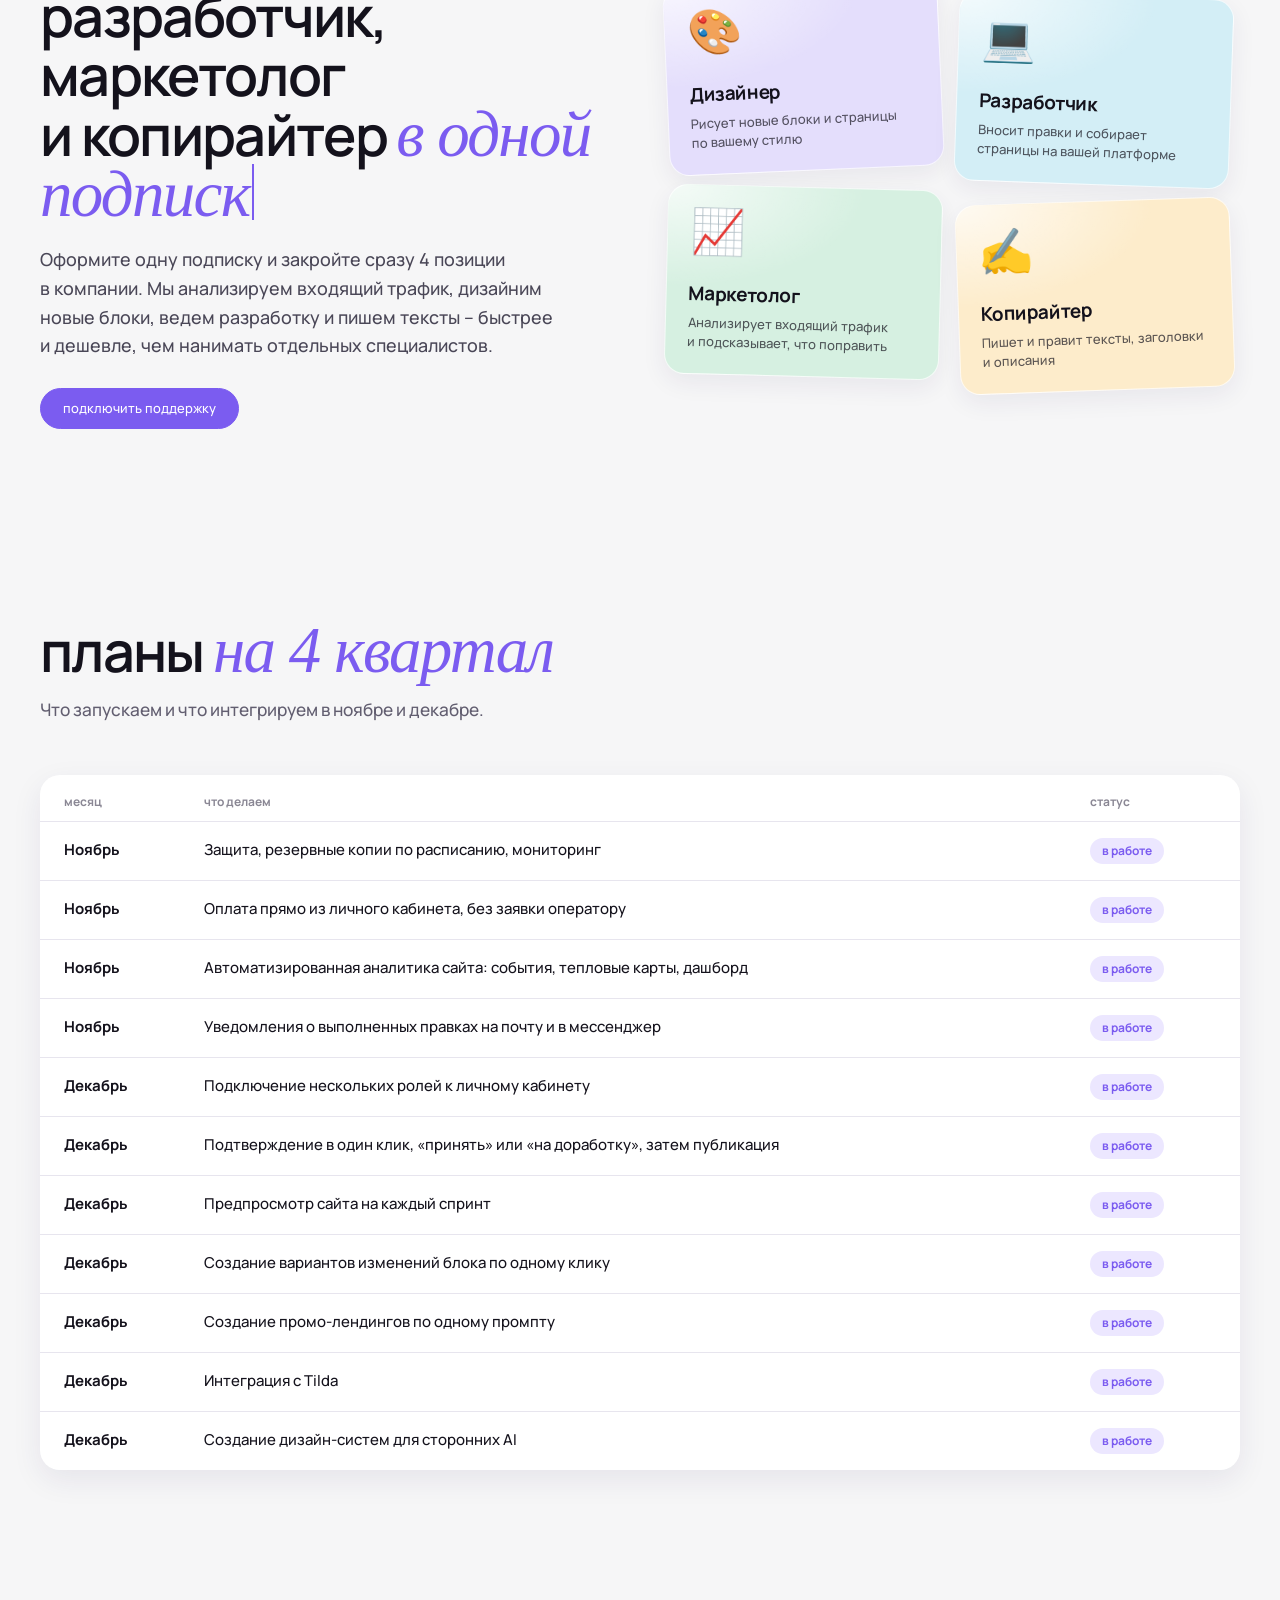
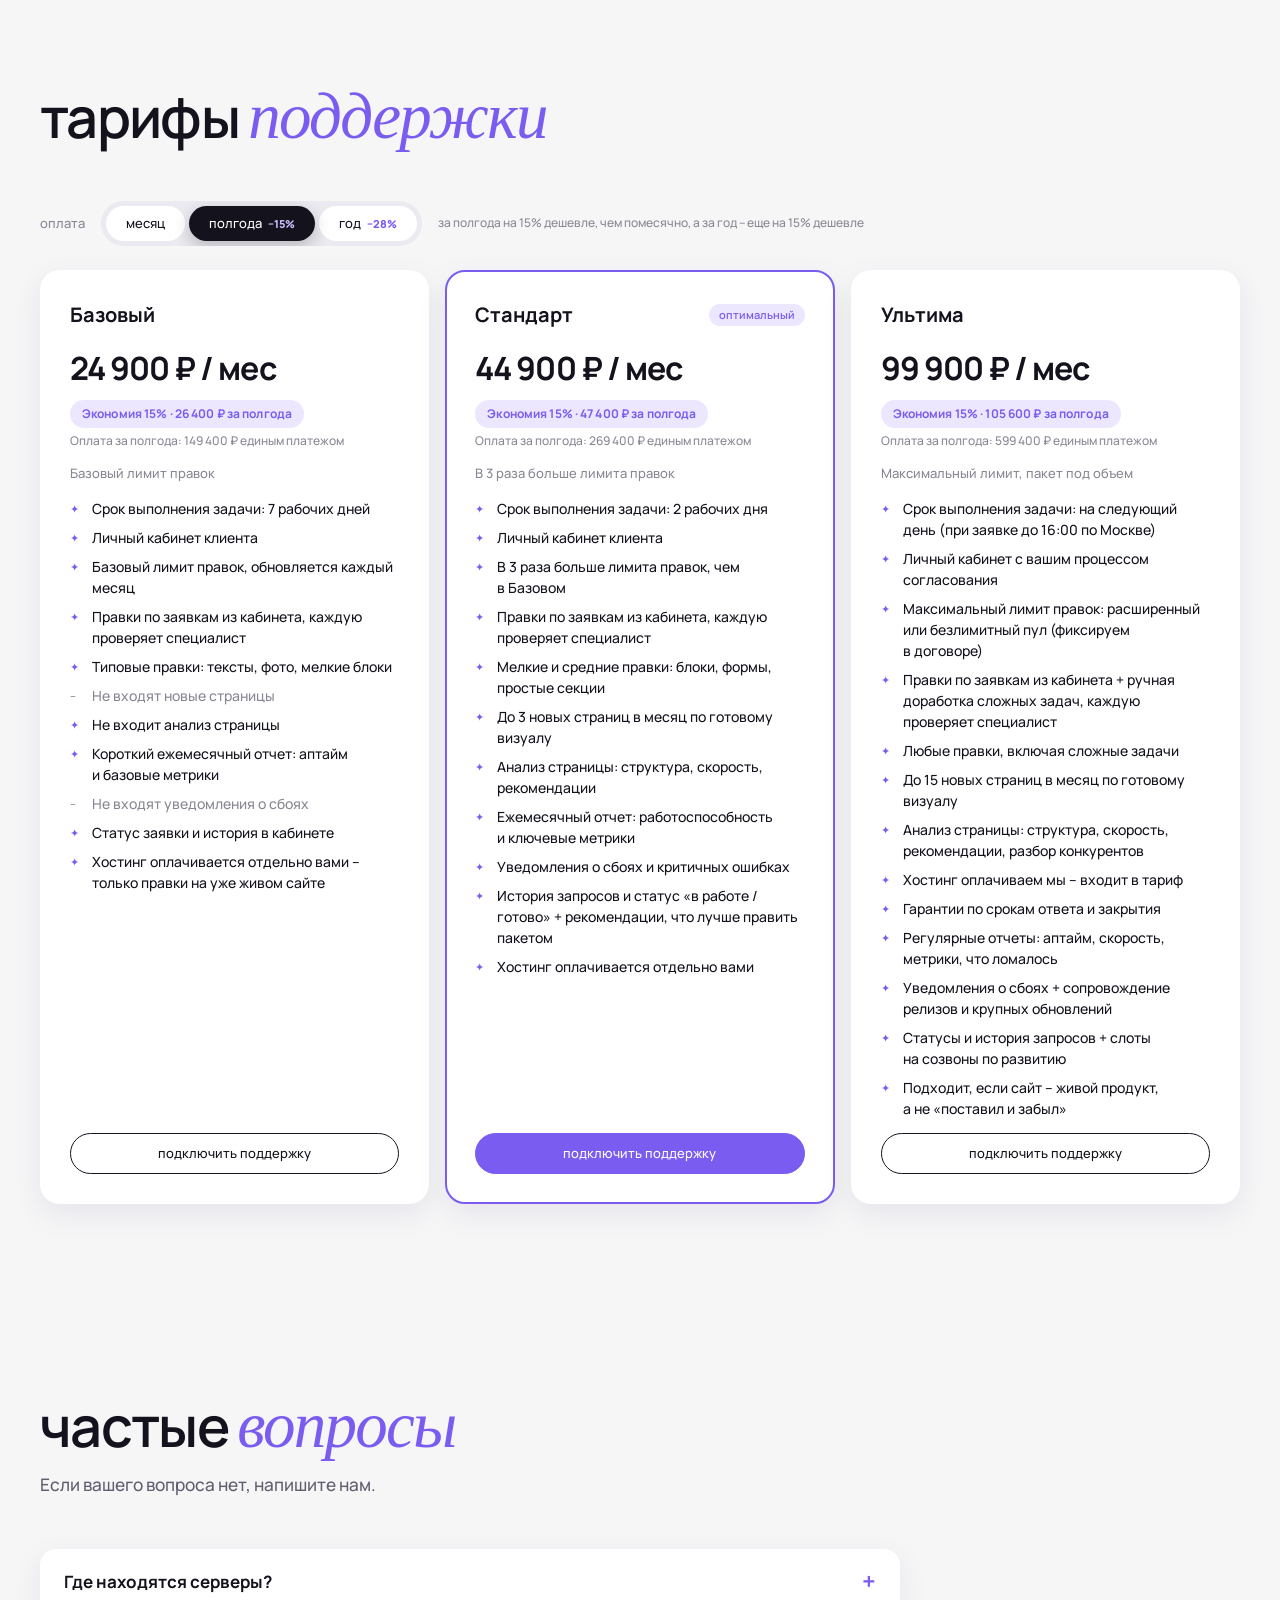
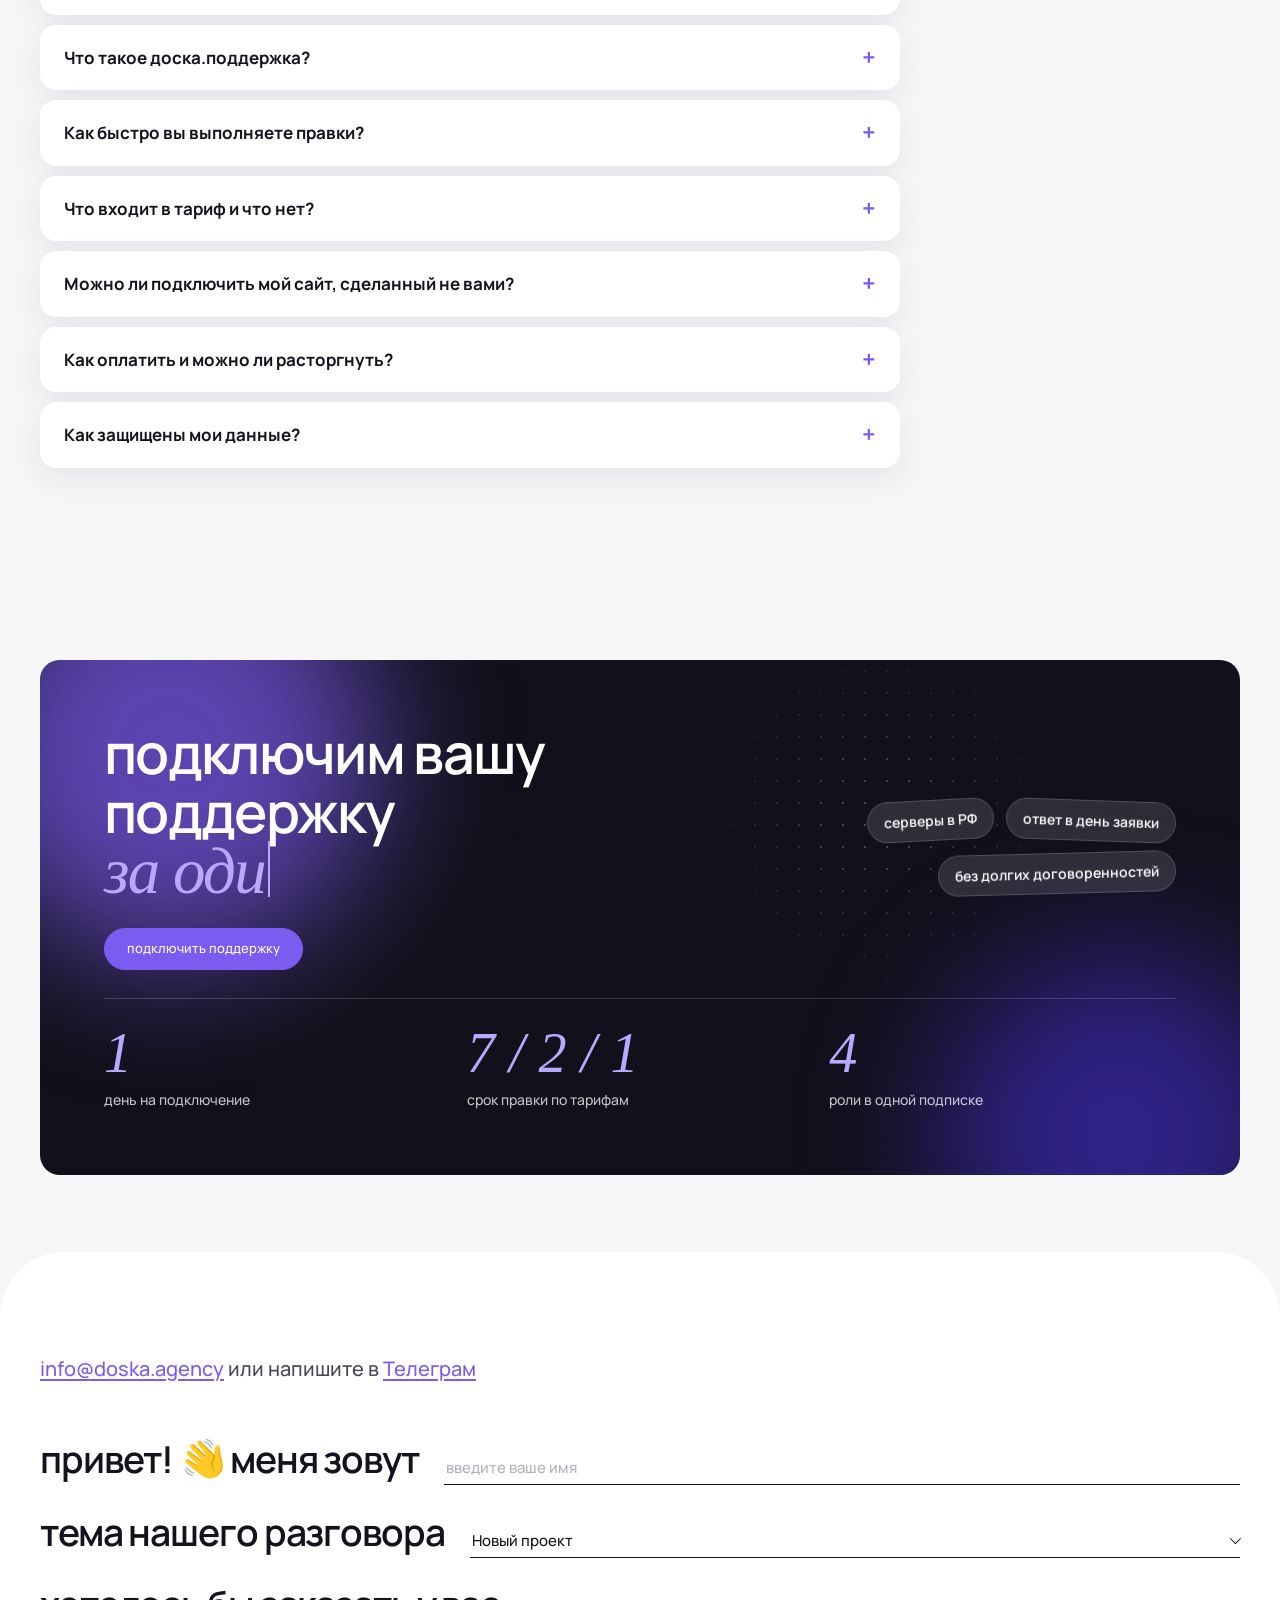
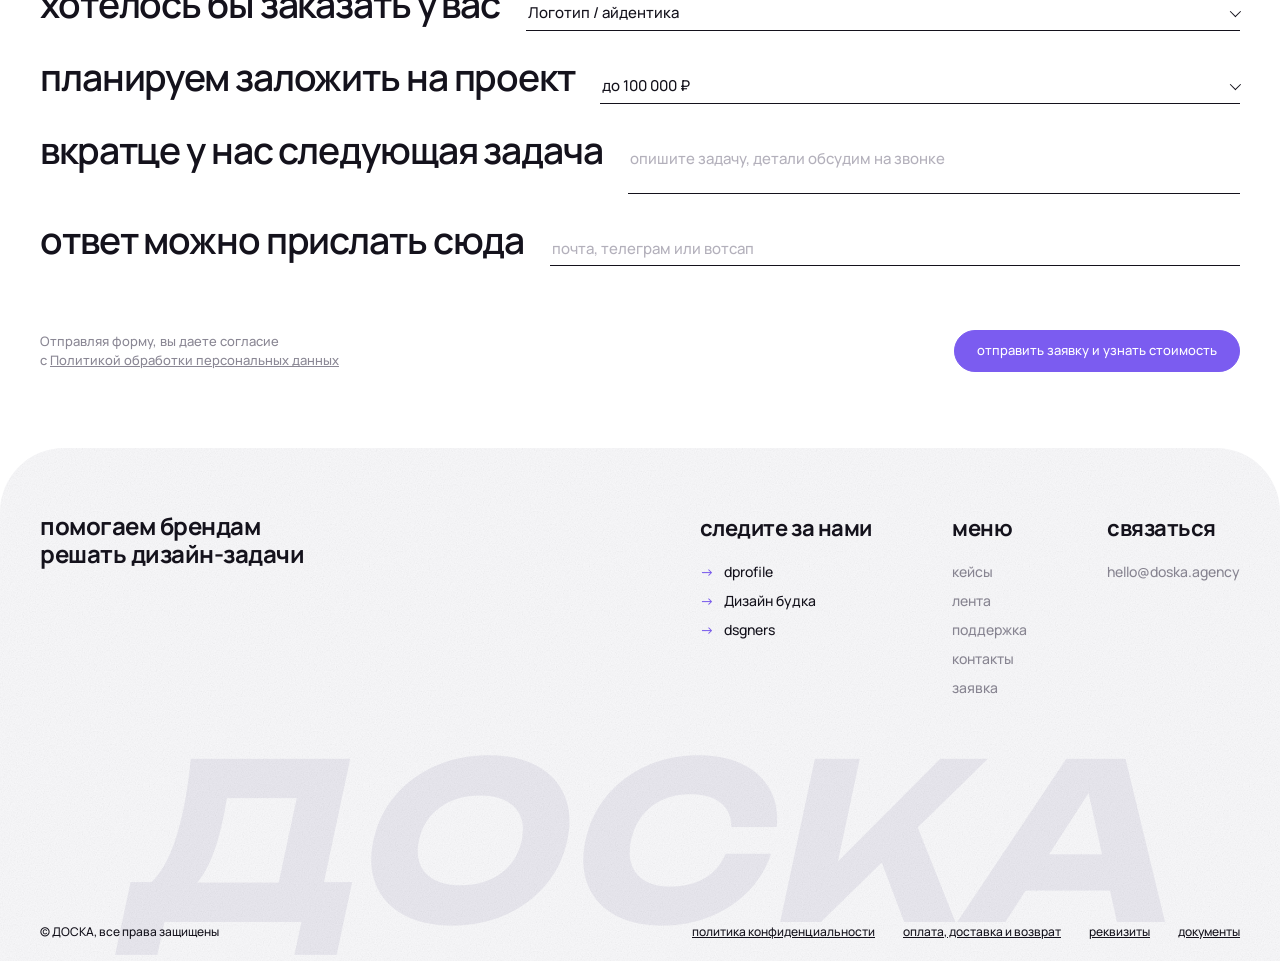
<file: podderzhka/index.html>
<!doctype html>
<html lang="ru">
<head>
<meta charset="utf-8">
<meta name="viewport" content="width=device-width,initial-scale=1">
<title>Поддержка – ДОСКА</title>
<meta name="description" content="доска.поддержка: сервис технической поддержки сайтов, серверы в России.">
<link rel="canonical" href="https://doska.agency/podderzhka">
<meta property="og:type" content="website">
<meta property="og:locale" content="ru_RU">
<meta property="og:site_name" content="ДОСКА">
<meta property="og:title" content="Поддержка – ДОСКА">
<meta property="og:description" content="доска.поддержка: сервис технической поддержки сайтов, серверы в России.">
<meta property="og:url" content="https://doska.agency/podderzhka">
<link rel="icon" href="/assets/favicon.svg" type="image/svg+xml">
<link rel="icon" href="/assets/favicon-32.png" sizes="32x32" type="image/png">
<link rel="apple-touch-icon" href="/assets/apple-touch-icon.png">
<link rel="preconnect" href="https://fonts.googleapis.com">
<link rel="preconnect" href="https://fonts.gstatic.com" crossorigin>
<link href="https://fonts.googleapis.com/css2?family=Unbounded:wght@500;600;700&family=Manrope:wght@400;500;600;700&display=swap&subset=cyrillic" rel="stylesheet">
<link rel="stylesheet" href="/styles.css">
<script>document.documentElement.classList.add('js')</script>
</head>
<body>
<!-- строка обновлений: правится вручную -->
<div class="ticker"><div class="wrap"><b>обновления</b><span>доска.поддержка версия 1.0.0 запущена в работу.</span></div></div>
<header class="head"><div class="wrap">
  <a class="logo logo-long" href="/">ДОСКА.ПОДДЕРЖКА</a>
  <nav class="nav">
    <a href="https://dprofile.ru/nikolaev_design1" target="_blank" rel="noopener">кейсы <span class="nav-sub">(dprofile)</span></a>
    <a href="/lenta">лента</a>
    <a href="/podderzhka">поддержка</a>
    <a href="/kontakty">контакты</a>
    <div class="nav-extra">
      <p class="nav-lab">связаться</p>
      <a href="https://t.me/oleg_nikolaev1" target="_blank" rel="noopener">Телеграм</a>
      <a href="mailto:hello@doska.agency">hello@doska.agency</a>
      <button class="btn btn-accent" type="button" data-order>заказать дизайн</button>
    </div>
  </nav>
  <button class="btn" type="button" data-order>заказать дизайн</button>
  <button class="btn burger" type="button" aria-label="Меню">меню</button>
</div></header>

<main><div class="wrap">
  <div class="hx sp-hero hero">
    <div class="hx-in">
      <div>
        <span class="rf"><span class="rf-i" aria-hidden="true">●</span> правки прямо на сайте</span>
        <h1>Разработка и поддержка вашего сайта в одной системе</h1>
        <p class="sub">Выделил блок на странице, написал комментарий, нажал «отправить». Задача сразу попадает в работу. Без скриншотов и переписок.</p>
        <div class="hero-cta"><button class="btn btn-accent" type="button" data-integr>подключить поддержку</button><a class="btn" href="#как-работает">как это работает</a></div>
        <div class="hx-stats">
          <div class="hx-st"><span>1</span><b>клик до задачи</b><p>выделили и отправили</p></div>
          <div class="hx-st"><span>3</span><b>экрана</b><p>телефон, планшет, ПК</p></div>
          <div class="hx-st"><span>№</span><b>спринты</b><p>с отчетом по правкам</p></div>
        </div>
      </div>
      <svg class="scene" viewBox="0 0 560 450" role="img" aria-label="Команда оставляет правки на макете сайта">
    <g filter="url(#sh)"><rect x="20" y="16" width="520" height="376" rx="18" fill="#fff"/></g>
    <path d="M20 56H540" stroke="#e7e5ee"/>
    <circle cx="44" cy="36" r="5" fill="#e7e5ee"/><circle cx="62" cy="36" r="5" fill="#e7e5ee"/><circle cx="80" cy="36" r="5" fill="#e7e5ee"/>
    <rect x="150" y="25" width="260" height="22" rx="11" fill="#f2f1f6"/><text x="280" y="40.5" text-anchor="middle" font-size="11" font-weight="600" fill="#8a8794">yoursite.ru/support</text>

    <rect x="44" y="76" width="64" height="10" rx="5" fill="#14121c"/>
    <rect x="360" y="76" width="30" height="8" rx="4" fill="#e7e5ee"/><rect x="402" y="76" width="30" height="8" rx="4" fill="#e7e5ee"/><rect x="444" y="76" width="52" height="14" rx="7" fill="#14121c"/>
    <rect x="44" y="124" width="250" height="18" rx="9" fill="#14121c"/>
    <rect x="44" y="152" width="190" height="18" rx="9" fill="#14121c"/>
    <rect x="44" y="184" width="210" height="8" rx="4" fill="#e7e5ee"/><rect x="44" y="200" width="160" height="8" rx="4" fill="#e7e5ee"/>
    <rect x="44" y="226" width="96" height="30" rx="15" fill="#7b5cf0"/>
    <rect x="330" y="104" width="186" height="152" rx="16" fill="#ece7ff"/>
    <circle cx="423" cy="176" r="34" fill="#cfc2ff"/><path d="M398 256Q398 214 423 214Q448 214 448 256Z" fill="#7b5cf0"/>
    <rect x="44" y="282" width="140" height="72" rx="12" fill="#f6f6f7"/><rect x="198" y="282" width="140" height="72" rx="12" fill="#f6f6f7"/><rect x="352" y="282" width="164" height="72" rx="12" fill="#f6f6f7"/>

    <g class="a-region"><rect x="38" y="116" width="268" height="64" rx="10" fill="#7b5cf0" fill-opacity=".1" stroke="#7b5cf0" stroke-width="1.6" stroke-dasharray="5 4"/></g>
    <g class="a-bubble" filter="url(#sh2)">
      <rect x="150" y="196" width="196" height="62" rx="14" fill="#fff"/>
      <g transform="translate(174,222)"><use href="#avA"/></g>
      <text x="198" y="217" font-size="11" font-weight="800" fill="#14121c">Анна</text>
      <text x="198" y="233" font-size="11" font-weight="600" fill="#5b5868">Заголовок крупнее,</text>
      <text x="198" y="247" font-size="11" font-weight="600" fill="#5b5868">кнопку сдвинуть вправо</text>
    </g>
    <g class="cur a-max"><use href="#ptr" fill="#14121c" stroke="#fff" stroke-width="1.4"/><g transform="translate(16,24)"><rect x="-4" y="-12" width="60" height="24" rx="12" fill="#14121c"/><g transform="translate(8,0) scale(.62)"><use href="#avD"/></g><text x="22" y="4" font-size="11" font-weight="700" fill="#fff">Макс</text></g></g>
    <g class="cur a-anna"><use href="#ptr" fill="#7b5cf0" stroke="#fff" stroke-width="1.4"/><g transform="translate(16,24)"><rect x="-4" y="-12" width="64" height="24" rx="12" fill="#7b5cf0"/><g transform="translate(8,0) scale(.62)"><use href="#avA"/></g><text x="22" y="4" font-size="11" font-weight="700" fill="#fff">Анна</text></g></g>
  </svg>
    </div>
    <svg width="0" height="0" style="position:absolute" aria-hidden="true">
  <defs>
    <clipPath id="avc"><circle r="16"/></clipPath>
    <g id="avA"><g clip-path="url(#avc)"><circle r="16" fill="#ece7ff"/><path d="M-14 18Q-14 5 0 5Q14 5 14 18Z" fill="#14121c"/><circle cy="-3" r="6.4" fill="#f1c7a3"/><path d="M-7 -5Q-6 -11 0 -11Q7 -11 7 -4Q3 -8 -7 -5Z" fill="#3b2a20"/></g></g>
    <g id="avC"><g clip-path="url(#avc)"><circle r="16" fill="#e1d9ff"/><path d="M-14 18Q-14 5 0 5Q14 5 14 18Z" fill="#fff"/><circle cy="-3" r="6.4" fill="#f6d2b4"/><path d="M-8 0Q-9 -12 0 -12Q9 -12 8 0Q8 -6 0 -7Q-8 -6 -8 0Z" fill="#b5542c"/></g></g>
    <g id="avD"><g clip-path="url(#avc)"><circle r="16" fill="#cfc2ff"/><path d="M-14 18Q-14 5 0 5Q14 5 14 18Z" fill="#14121c"/><circle cy="-3" r="6.4" fill="#d9a07a"/><path d="M-6.5 -5Q-5 -10 0 -10Q6 -10 6.5 -5Q0 -7.5 -6.5 -5Z" fill="#14121c"/></g></g>
    <path id="ptr" d="M0 0 L0 17 L4.6 13 L7.6 20.2 L10.4 19 L7.4 12 L13.4 12 Z"/>
    <filter id="sh" x="-20%" y="-20%" width="140%" height="150%"><feDropShadow dx="0" dy="10" stdDeviation="14" flood-color="#281e5a" flood-opacity=".14"/></filter>
    <filter id="sh2" x="-30%" y="-30%" width="160%" height="170%"><feDropShadow dx="0" dy="4" stdDeviation="6" flood-color="#281e5a" flood-opacity=".16"/></filter>
  </defs>
</svg>
  </div>
  <section class="sp-sec" id="как-работает">
    <h2>как это <em>работает</em></h2>
    <p class="sub">Пять шагов от подключения до результата.</p>
    <div class="steps"><div class="step"><span>01</span>Подключаем сайт и доступы</div><div class="step"><span>02</span>Заводим личный кабинет</div><div class="step"><span>03</span>Вы оставляете заявку на правку</div><div class="step"><span>04</span>Специалист проверяет и выполняет</div><div class="step"><span>05</span>Вы получаете результат и отчет</div></div>
  </section>
  <section class="sp-sec team">
    <div class="team-text">
      <h2>дизайнер, разработчик, маркетолог и копирайтер <em>в одной подписке</em></h2>
      <p>Оформите одну подписку и закройте сразу 4 позиции в компании. Мы анализируем входящий трафик, дизайним новые блоки, ведем разработку и пишем тексты – быстрее и дешевле, чем нанимать отдельных специалистов.</p>
      <button class="btn btn-accent" type="button" data-integr>подключить поддержку</button>
    </div>
    <div class="team-art" aria-hidden="false"><div class="team-role r1"><span class="emo-b" aria-hidden="true">🎨</span><b>Дизайнер</b><p>Рисует новые блоки и страницы по вашему стилю</p></div><div class="team-role r2"><span class="emo-b" aria-hidden="true">💻</span><b>Разработчик</b><p>Вносит правки и собирает страницы на вашей платформе</p></div><div class="team-role r3"><span class="emo-b" aria-hidden="true">📈</span><b>Маркетолог</b><p>Анализирует входящий трафик и подсказывает, что поправить</p></div><div class="team-role r4"><span class="emo-b" aria-hidden="true">✍️</span><b>Копирайтер</b><p>Пишет и правит тексты, заголовки и описания</p></div></div>
  </section>
  <section class="sp-sec">
    <h2>планы <em>на 4 квартал</em></h2>
    <p class="sub">Что запускаем и что интегрируем в ноябре и декабре.</p>
    <div class="rm-wrap"><table class="rm"><thead><tr><th>месяц</th><th>что делаем</th><th>статус</th></tr></thead><tbody><tr><td>Ноябрь</td><td>Защита, резервные копии по расписанию, мониторинг</td><td><span class="stt go">в работе</span></td></tr><tr><td>Ноябрь</td><td>Оплата прямо из личного кабинета, без заявки оператору</td><td><span class="stt go">в работе</span></td></tr><tr><td>Ноябрь</td><td>Автоматизированная аналитика сайта: события, тепловые карты, дашборд</td><td><span class="stt go">в работе</span></td></tr><tr><td>Ноябрь</td><td>Уведомления о выполненных правках на почту и в мессенджер</td><td><span class="stt go">в работе</span></td></tr><tr><td>Декабрь</td><td>Подключение нескольких ролей к личному кабинету</td><td><span class="stt go">в работе</span></td></tr><tr><td>Декабрь</td><td>Подтверждение в один клик, «принять» или «на доработку», затем публикация</td><td><span class="stt go">в работе</span></td></tr><tr><td>Декабрь</td><td>Предпросмотр сайта на каждый спринт</td><td><span class="stt go">в работе</span></td></tr><tr><td>Декабрь</td><td>Создание вариантов изменений блока по одному клику</td><td><span class="stt go">в работе</span></td></tr><tr><td>Декабрь</td><td>Создание промо-лендингов по одному промпту</td><td><span class="stt go">в работе</span></td></tr><tr><td>Декабрь</td><td>Интеграция с Tilda</td><td><span class="stt go">в работе</span></td></tr><tr><td>Декабрь</td><td>Создание дизайн-систем для сторонних AI</td><td><span class="stt go">в работе</span></td></tr></tbody></table></div>
  </section>
  <section class="sp-sec tar" id="тарифы-п">
    <h2>тарифы <em>поддержки</em></h2>
    <div class="period-row"><span class="period-l">оплата</span><div class="tabs" id="период-п-табы"></div><span class="period-note">за полгода на 15% дешевле, чем помесячно, а за год – еще на 15% дешевле</span></div>
    <div class="plans" id="тарифы-п-список"></div>
  </section>
  <section class="sp-sec">
    <h2>частые <em>вопросы</em></h2>
    <p class="sub">Если вашего вопроса нет, напишите нам.</p>
    <div class="faq"><details class="fq"><summary>Где находятся серверы?</summary><p>Все серверы доска.поддержки находятся в Российской Федерации. Данные клиентов хранятся и обрабатываются на территории РФ.</p></details><details class="fq"><summary>Что такое доска.поддержка?</summary><p>Это сервис технической поддержки сайтов: вы оставляете заявку на правку в личном кабинете, а специалист проверяет ее и выполняет в рамках вашего тарифа.</p></details><details class="fq"><summary>Как быстро вы выполняете правки?</summary><p>Срок зависит от тарифа: Базовый – 7 рабочих дней, Стандарт – 2 рабочих дня, Ультима – на следующий день при заявке до 16:00 по Москве. Точные сроки указаны в карточке тарифа и в договоре.</p></details><details class="fq"><summary>Что входит в тариф и что нет?</summary><p>Входят правки в пределах лимита вашего тарифа: тексты, блоки, формы, настройки. Новый дизайн с нуля и разработка новых разделов оцениваются отдельно.</p></details><details class="fq"><summary>Можно ли подключить мой сайт, сделанный не вами?</summary><p>Да. Сначала смотрим сайт, платформу и доступы, затем говорим, что можем поддерживать, и подключаем.</p></details><details class="fq"><summary>Как оплатить и можно ли расторгнуть?</summary><p>Оплата вперед за месяц, полгода или год: чем длиннее период, тем дешевле месяц. Неиспользованный период пересчитывается и возвращается по условиям оплаты и возврата.</p></details><details class="fq"><summary>Как защищены мои данные?</summary><p>Доступы хранятся в зашифрованном виде, действия по сайту записываются, а к данным имеют доступ только специалисты, назначенные на ваш проект.</p></details></div>
  </section>
  <section class="sp-sec">
    <div class="cta" id="итог">
      <i class="orb o1" aria-hidden="true"></i><i class="orb o2" aria-hidden="true"></i><i class="grid-dots" aria-hidden="true"></i>
      <div class="cta-main">
        <h2>подключим вашу поддержку<br><em>за один день</em></h2>
        <button class="btn btn-accent" type="button" data-integr>подключить поддержку</button>
      </div>
      <div class="cta-tags" aria-hidden="true"><span class="t1">серверы в РФ</span><span class="t2">ответ в день заявки</span><span class="t3">без долгих договоренностей</span></div>
      <div class="cta-facts">
        <div><em>1</em><span>день на подключение</span></div>
        <div><em>7 / 2 / 1</em><span>срок правки по тарифам</span></div>
        <div><em>4</em><span>роли в одной подписке</span></div>
      </div>
    </div>
  </section>
</div>
<section class="form" id="заявка"><div class="wrap">
  <form id="форма">
    <p class="form-contact"><a href="mailto:info@doska.agency">info@doska.agency</a> или напишите в <a href="https://t.me/oleg_nikolaev1" target="_blank" rel="noopener">Телеграм</a></p>
    <div class="row"><label>привет! <span class="emo" role="img" aria-label="приветствие" style="--r:-14deg">👋</span> меня зовут</label><input required placeholder="введите ваше имя"></div>
    <div class="row"><label>тема нашего разговора</label>
      <select class="cs" name="тема"><option>Новый проект</option><option>Тарифы и стоимость</option><option>Техническая поддержка</option><option>Сотрудничество</option><option>Другое</option></select></div>
    <div class="row"><label>хотелось бы заказать у вас</label>
      <select class="cs" id="услуга"><option>Логотип / айдентика</option><option>Лендинг</option><option>Корпоративный сайт</option><option>Интернет-магазин</option><option>Техническая поддержка</option><option>Другое</option></select></div>
    <div class="row"><label>планируем заложить на проект</label>
      <select class="cs"><option>до 100 000 ₽</option><option>100 000 – 300 000 ₽</option><option>300 000 – 700 000 ₽</option><option>более 700 000 ₽</option><option>пока не знаем</option></select></div>
    <div class="row"><label>вкратце у нас следующая задача</label><textarea rows="2" placeholder="опишите задачу, детали обсудим на звонке"></textarea></div>
    <div class="row"><label>ответ можно прислать сюда</label><input required placeholder="почта, телеграм или вотсап"></div>
    <div class="form-foot">
      <p class="small">Отправляя форму, вы даете согласие<br>с <a href="/politika">Политикой обработки персональных данных</a></p>
      <button class="btn btn-accent" type="submit">отправить заявку и узнать стоимость</button>
    </div>
    <p class="ok">Спасибо! Мы свяжемся с вами в ближайшее время. <span class="emo" role="img" aria-label="поднятые руки" style="--r:10deg">🙌</span></p>
  </form>
</div></section>
</main>

<footer class="foot lap"><div class="wrap">
  <div class="top">
    <p class="lead">помогаем брендам<br>решать дизайн-задачи</p>
    <div class="fcols">
      <div><h4>следите за нами</h4><ul class="arrows" id="подвал-соцсети"></ul></div>
      <div><h4>меню</h4><ul>
        <li><a href="https://dprofile.ru/nikolaev_design1" target="_blank" rel="noopener">кейсы</a></li>
        <li><a href="/lenta">лента</a></li><li><a href="/podderzhka">поддержка</a></li><li><a href="/kontakty">контакты</a></li><li><a href="/#заявка">заявка</a></li></ul></div>
      <div><h4>связаться</h4><ul><li><a href="mailto:hello@doska.agency">hello@doska.agency</a></li></ul></div>
    </div>
  </div>
  <div class="big" aria-hidden="true">ДОСКА</div>
  <div class="bottom"><span>© ДОСКА, все права защищены</span><span class="links"><a class="u" href="/politika">политика конфиденциальности</a><a class="u" href="/usloviya">оплата, доставка и возврат</a><a class="u" href="/rekvizity">реквизиты</a><a class="u" href="/dokumenty">документы</a></span></div>
</div></footer>

<div class="modal" id="окно" role="dialog" aria-modal="true" aria-labelledby="окно-заголовок" hidden>
  <div class="modal-shade" data-close></div>
  <div class="modal-box">
    <div class="modal-art" aria-hidden="true"><img src="/assets/popup.webp" alt="" width="1100" height="1600"></div>
    <form class="modal-form" id="форма-окна">
      <button class="modal-x" type="button" data-close aria-label="Закрыть">×</button>
      <h3 id="окно-заголовок">оставьте обращение и мы вернемся в ближайшее время</h3>
      <p class="form-contact"><a href="mailto:info@doska.agency">info@doska.agency</a> или напишите в <a href="https://t.me/oleg_nikolaev1" target="_blank" rel="noopener">Телеграм</a></p>
      <p class="modal-sub">Заполните форму – мы ответим и предложим следующий шаг.</p>
      <p class="tariff-chip" id="чип-тарифа" hidden></p>
      <input type="hidden" name="тариф" id="тариф-окна">
      <input name="имя" required placeholder="введите ваше имя" autocomplete="name">
      <input name="связь" required placeholder="почта или телеграм">
      <div class="fld"><span class="fld-l">тема запроса</span><select class="cs" name="тема" id="тема-окна" aria-label="Тема запроса"><option>Новый проект</option><option>Тарифы и стоимость</option><option>Техническая поддержка</option><option>Сотрудничество</option><option>Другое</option></select></div>
      <textarea name="задача" rows="2" placeholder="коротко опишите задачу"></textarea>
      <label class="attach"><input type="file" name="файл"><span class="attach-t">прикрепить файл</span></label>
      <div><button class="btn btn-accent" type="submit">отправить</button></div>
      <p class="ok">Спасибо! Мы свяжемся с вами в ближайшее время. <span class="emo" role="img" aria-label="поднятые руки" style="--r:-8deg">🙌</span></p>
    </form>
  </div>
</div>

<div class="cookie"><p>Мы используем файлы куки, чтобы улучшить работу сайта. Продолжая использовать этот сайт, вы соглашаетесь с использованием куки-файлов. <span class="emo" role="img" aria-label="печенье" style="--r:-12deg">🍪</span></p><button class="btn" type="button">согласен(а)</button></div>
<a class="chat-fab" href="https://t.me/nklvdsgn_bot" target="_blank" rel="noopener" aria-label="Написать в Телеграм"><svg viewBox="0 0 24 24" aria-hidden="true"><path d="M4 4h16a2 2 0 0 1 2 2v9a2 2 0 0 1-2 2h-8l-5 4v-4H4a2 2 0 0 1-2-2V6a2 2 0 0 1 2-2z"/></svg><span>написать в Телеграм</span></a>
<script src="/data.js"></script>
<script src="/script.js"></script>
<script src="https://doskaagency.online/widget/src/support.js" data-project="pk_doska_aXcedvwkiXc" defer></script>
</body></html>
</file>
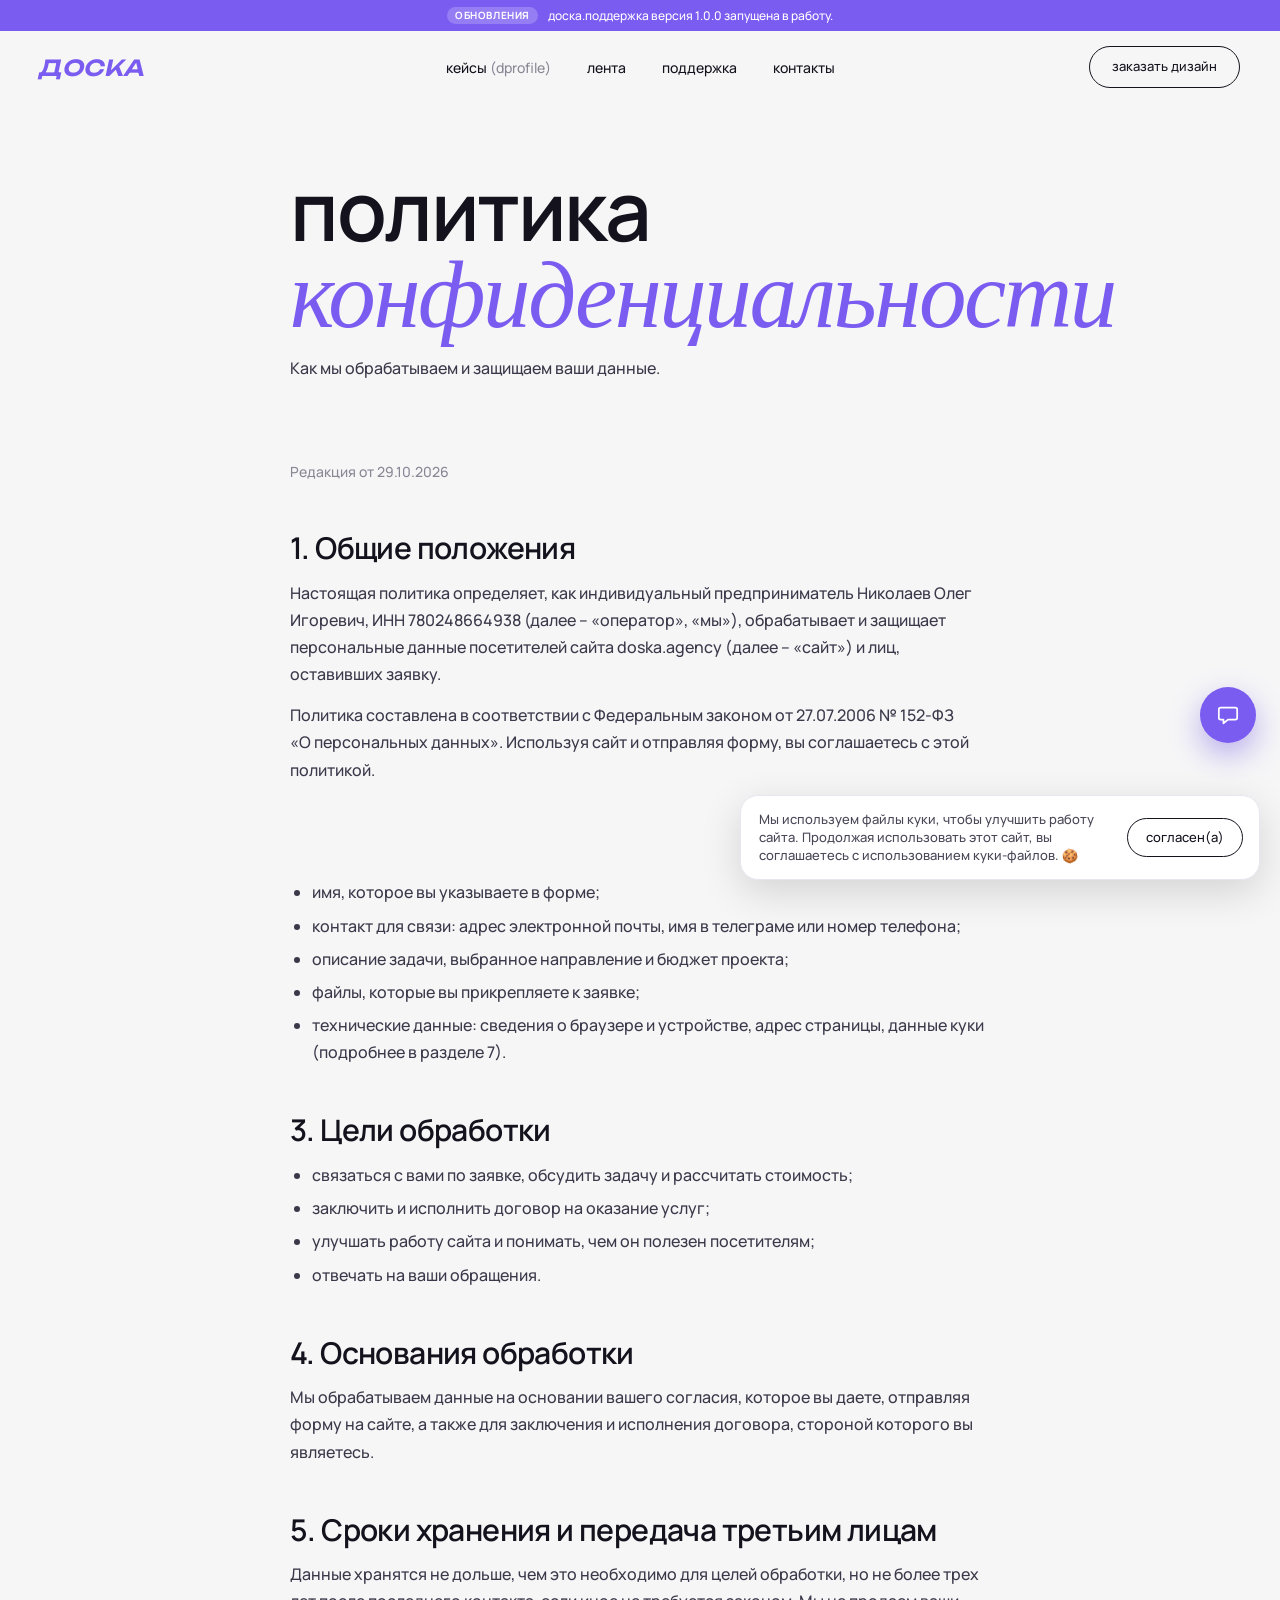
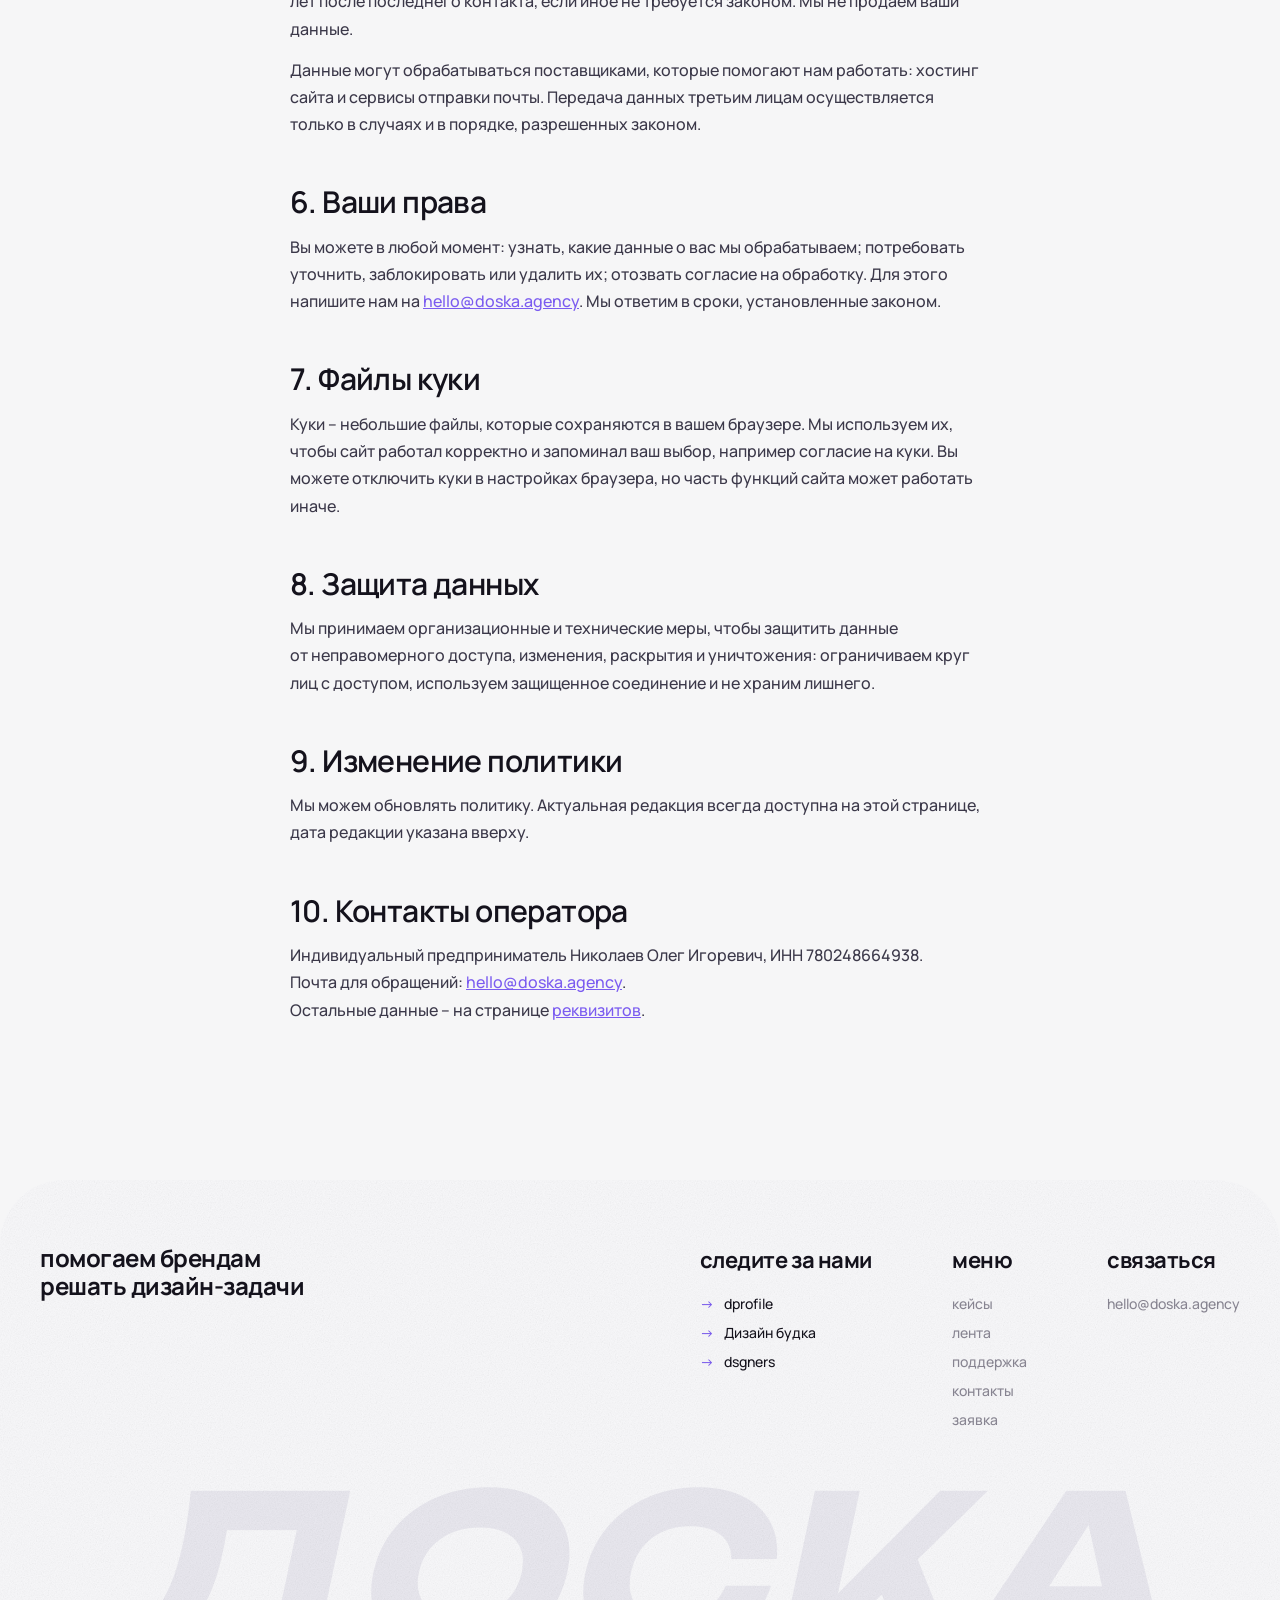
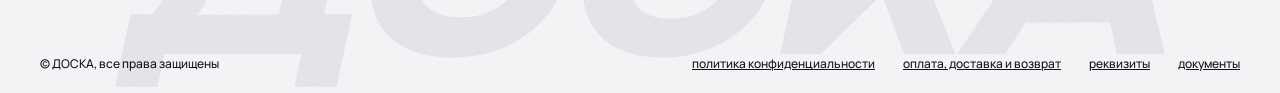
<file: politika/index.html>
<!doctype html>
<html lang="ru">
<head>
<meta charset="utf-8">
<meta name="viewport" content="width=device-width,initial-scale=1">
<title>Политика конфиденциальности – ДОСКА</title>
<meta name="description" content="Как мы обрабатываем и защищаем персональные данные.">
<link rel="canonical" href="https://doska.agency/politika">
<meta property="og:type" content="website">
<meta property="og:locale" content="ru_RU">
<meta property="og:site_name" content="ДОСКА">
<meta property="og:title" content="Политика конфиденциальности – ДОСКА">
<meta property="og:description" content="Как мы обрабатываем и защищаем персональные данные.">
<meta property="og:url" content="https://doska.agency/politika">
<link rel="icon" href="/assets/favicon.svg" type="image/svg+xml">
<link rel="icon" href="/assets/favicon-32.png" sizes="32x32" type="image/png">
<link rel="apple-touch-icon" href="/assets/apple-touch-icon.png">
<link rel="preconnect" href="https://fonts.googleapis.com">
<link rel="preconnect" href="https://fonts.gstatic.com" crossorigin>
<link href="https://fonts.googleapis.com/css2?family=Unbounded:wght@500;600;700&family=Manrope:wght@400;500;600;700&display=swap&subset=cyrillic" rel="stylesheet">
<link rel="stylesheet" href="/styles.css">
<script>document.documentElement.classList.add('js')</script>
</head>
<body>
<!-- строка обновлений: правится вручную -->
<div class="ticker"><div class="wrap"><b>обновления</b><span>доска.поддержка версия 1.0.0 запущена в работу.</span></div></div>
<header class="head"><div class="wrap">
  <a class="logo" href="/">ДОСКА</a>
  <nav class="nav">
    <a href="https://dprofile.ru/nikolaev_design1" target="_blank" rel="noopener">кейсы <span class="nav-sub">(dprofile)</span></a>
    <a href="/lenta">лента</a>
    <a href="/podderzhka">поддержка</a>
    <a href="/kontakty">контакты</a>
    <div class="nav-extra">
      <p class="nav-lab">связаться</p>
      <a href="https://t.me/oleg_nikolaev1" target="_blank" rel="noopener">Телеграм</a>
      <a href="mailto:hello@doska.agency">hello@doska.agency</a>
      <button class="btn btn-accent" type="button" data-order>заказать дизайн</button>
    </div>
  </nav>
  <button class="btn" type="button" data-order>заказать дизайн</button>
  <button class="btn burger" type="button" aria-label="Меню">меню</button>
</div></header>

<main><div class="wrap doc">
  <div class="page-title"><h1>политика <em>конфиденциальности</em></h1>
    <p class="sub">Как мы обрабатываем и защищаем ваши данные.</p></div>
  <p class="date">Редакция от 29.10.2026</p>

  <h2>1. Общие положения</h2>
  <p>Настоящая политика определяет, как индивидуальный предприниматель Николаев Олег Игоревич, ИНН 780248664938 (далее – «оператор», «мы»), обрабатывает и защищает персональные данные посетителей сайта doska.agency (далее – «сайт») и лиц, оставивших заявку.</p>
  <p>Политика составлена в соответствии с Федеральным законом от 27.07.2006 № 152-ФЗ «О персональных данных». Используя сайт и отправляя форму, вы соглашаетесь с этой политикой.</p>

  <h2>2. Какие данные мы собираем</h2>
  <ul>
    <li>имя, которое вы указываете в форме;</li>
    <li>контакт для связи: адрес электронной почты, имя в телеграме или номер телефона;</li>
    <li>описание задачи, выбранное направление и бюджет проекта;</li>
    <li>файлы, которые вы прикрепляете к заявке;</li>
    <li>технические данные: сведения о браузере и устройстве, адрес страницы, данные куки (подробнее в разделе 7).</li>
  </ul>

  <h2>3. Цели обработки</h2>
  <ul>
    <li>связаться с вами по заявке, обсудить задачу и рассчитать стоимость;</li>
    <li>заключить и исполнить договор на оказание услуг;</li>
    <li>улучшать работу сайта и понимать, чем он полезен посетителям;</li>
    <li>отвечать на ваши обращения.</li>
  </ul>

  <h2>4. Основания обработки</h2>
  <p>Мы обрабатываем данные на основании вашего согласия, которое вы даете, отправляя форму на сайте, а также для заключения и исполнения договора, стороной которого вы являетесь.</p>

  <h2>5. Сроки хранения и передача третьим лицам</h2>
  <p>Данные хранятся не дольше, чем это необходимо для целей обработки, но не более трех лет после последнего контакта, если иное не требуется законом. Мы не продаем ваши данные.</p>
  <p>Данные могут обрабатываться поставщиками, которые помогают нам работать: хостинг сайта и сервисы отправки почты. Передача данных третьим лицам осуществляется только в случаях и в порядке, разрешенных законом.</p>

  <h2>6. Ваши права</h2>
  <p>Вы можете в любой момент: узнать, какие данные о вас мы обрабатываем; потребовать уточнить, заблокировать или удалить их; отозвать согласие на обработку. Для этого напишите нам на <a href="mailto:hello@doska.agency">hello@doska.agency</a>. Мы ответим в сроки, установленные законом.</p>

  <h2>7. Файлы куки</h2>
  <p>Куки – небольшие файлы, которые сохраняются в вашем браузере. Мы используем их, чтобы сайт работал корректно и запоминал ваш выбор, например согласие на куки. Вы можете отключить куки в настройках браузера, но часть функций сайта может работать иначе.</p>

  <h2>8. Защита данных</h2>
  <p>Мы принимаем организационные и технические меры, чтобы защитить данные от неправомерного доступа, изменения, раскрытия и уничтожения: ограничиваем круг лиц с доступом, используем защищенное соединение и не храним лишнего.</p>

  <h2>9. Изменение политики</h2>
  <p>Мы можем обновлять политику. Актуальная редакция всегда доступна на этой странице, дата редакции указана вверху.</p>

  <h2>10. Контакты оператора</h2>
  <p>Индивидуальный предприниматель Николаев Олег Игоревич, ИНН 780248664938.<br>Почта для обращений: <a href="mailto:hello@doska.agency">hello@doska.agency</a>.<br>Остальные данные – на странице <a href="/rekvizity">реквизитов</a>.</p>
</div></main>

<footer class="foot"><div class="wrap">
  <div class="top">
    <p class="lead">помогаем брендам<br>решать дизайн-задачи</p>
    <div class="fcols">
      <div><h4>следите за нами</h4><ul class="arrows" id="подвал-соцсети"></ul></div>
      <div><h4>меню</h4><ul>
        <li><a href="https://dprofile.ru/nikolaev_design1" target="_blank" rel="noopener">кейсы</a></li>
        <li><a href="/lenta">лента</a></li><li><a href="/podderzhka">поддержка</a></li><li><a href="/kontakty">контакты</a></li><li><a href="/#заявка">заявка</a></li></ul></div>
      <div><h4>связаться</h4><ul><li><a href="mailto:hello@doska.agency">hello@doska.agency</a></li></ul></div>
    </div>
  </div>
  <div class="big" aria-hidden="true">ДОСКА</div>
  <div class="bottom"><span>© ДОСКА, все права защищены</span><span class="links"><a class="u" href="/politika">политика конфиденциальности</a><a class="u" href="/usloviya">оплата, доставка и возврат</a><a class="u" href="/rekvizity">реквизиты</a><a class="u" href="/dokumenty">документы</a></span></div>
</div></footer>

<div class="modal" id="окно" role="dialog" aria-modal="true" aria-labelledby="окно-заголовок" hidden>
  <div class="modal-shade" data-close></div>
  <div class="modal-box">
    <div class="modal-art" aria-hidden="true"><img src="/assets/popup.webp" alt="" width="1100" height="1600"></div>
    <form class="modal-form" id="форма-окна">
      <button class="modal-x" type="button" data-close aria-label="Закрыть">×</button>
      <h3 id="окно-заголовок">оставьте обращение и мы вернемся в ближайшее время</h3>
      <p class="form-contact"><a href="mailto:info@doska.agency">info@doska.agency</a> или напишите в <a href="https://t.me/oleg_nikolaev1" target="_blank" rel="noopener">Телеграм</a></p>
      <p class="modal-sub">Заполните форму – мы ответим и предложим следующий шаг.</p>
      <p class="tariff-chip" id="чип-тарифа" hidden></p>
      <input type="hidden" name="тариф" id="тариф-окна">
      <input name="имя" required placeholder="введите ваше имя" autocomplete="name">
      <input name="связь" required placeholder="почта или телеграм">
      <div class="fld"><span class="fld-l">тема запроса</span><select class="cs" name="тема" id="тема-окна" aria-label="Тема запроса"><option>Новый проект</option><option>Тарифы и стоимость</option><option>Техническая поддержка</option><option>Сотрудничество</option><option>Другое</option></select></div>
      <textarea name="задача" rows="2" placeholder="коротко опишите задачу"></textarea>
      <label class="attach"><input type="file" name="файл"><span class="attach-t">прикрепить файл</span></label>
      <div><button class="btn btn-accent" type="submit">отправить</button></div>
      <p class="ok">Спасибо! Мы свяжемся с вами в ближайшее время. <span class="emo" role="img" aria-label="поднятые руки" style="--r:-8deg">🙌</span></p>
    </form>
  </div>
</div>

<div class="cookie"><p>Мы используем файлы куки, чтобы улучшить работу сайта. Продолжая использовать этот сайт, вы соглашаетесь с использованием куки-файлов. <span class="emo" role="img" aria-label="печенье" style="--r:-12deg">🍪</span></p><button class="btn" type="button">согласен(а)</button></div>
<a class="chat-fab" href="https://t.me/nklvdsgn_bot" target="_blank" rel="noopener" aria-label="Написать в Телеграм"><svg viewBox="0 0 24 24" aria-hidden="true"><path d="M4 4h16a2 2 0 0 1 2 2v9a2 2 0 0 1-2 2h-8l-5 4v-4H4a2 2 0 0 1-2-2V6a2 2 0 0 1 2-2z"/></svg><span>написать в Телеграм</span></a>
<script src="/data.js"></script>
<script src="/script.js"></script>
<script src="https://doskaagency.online/widget/src/support.js" data-project="pk_doska_aXcedvwkiXc" defer></script>
</body></html>
</file>
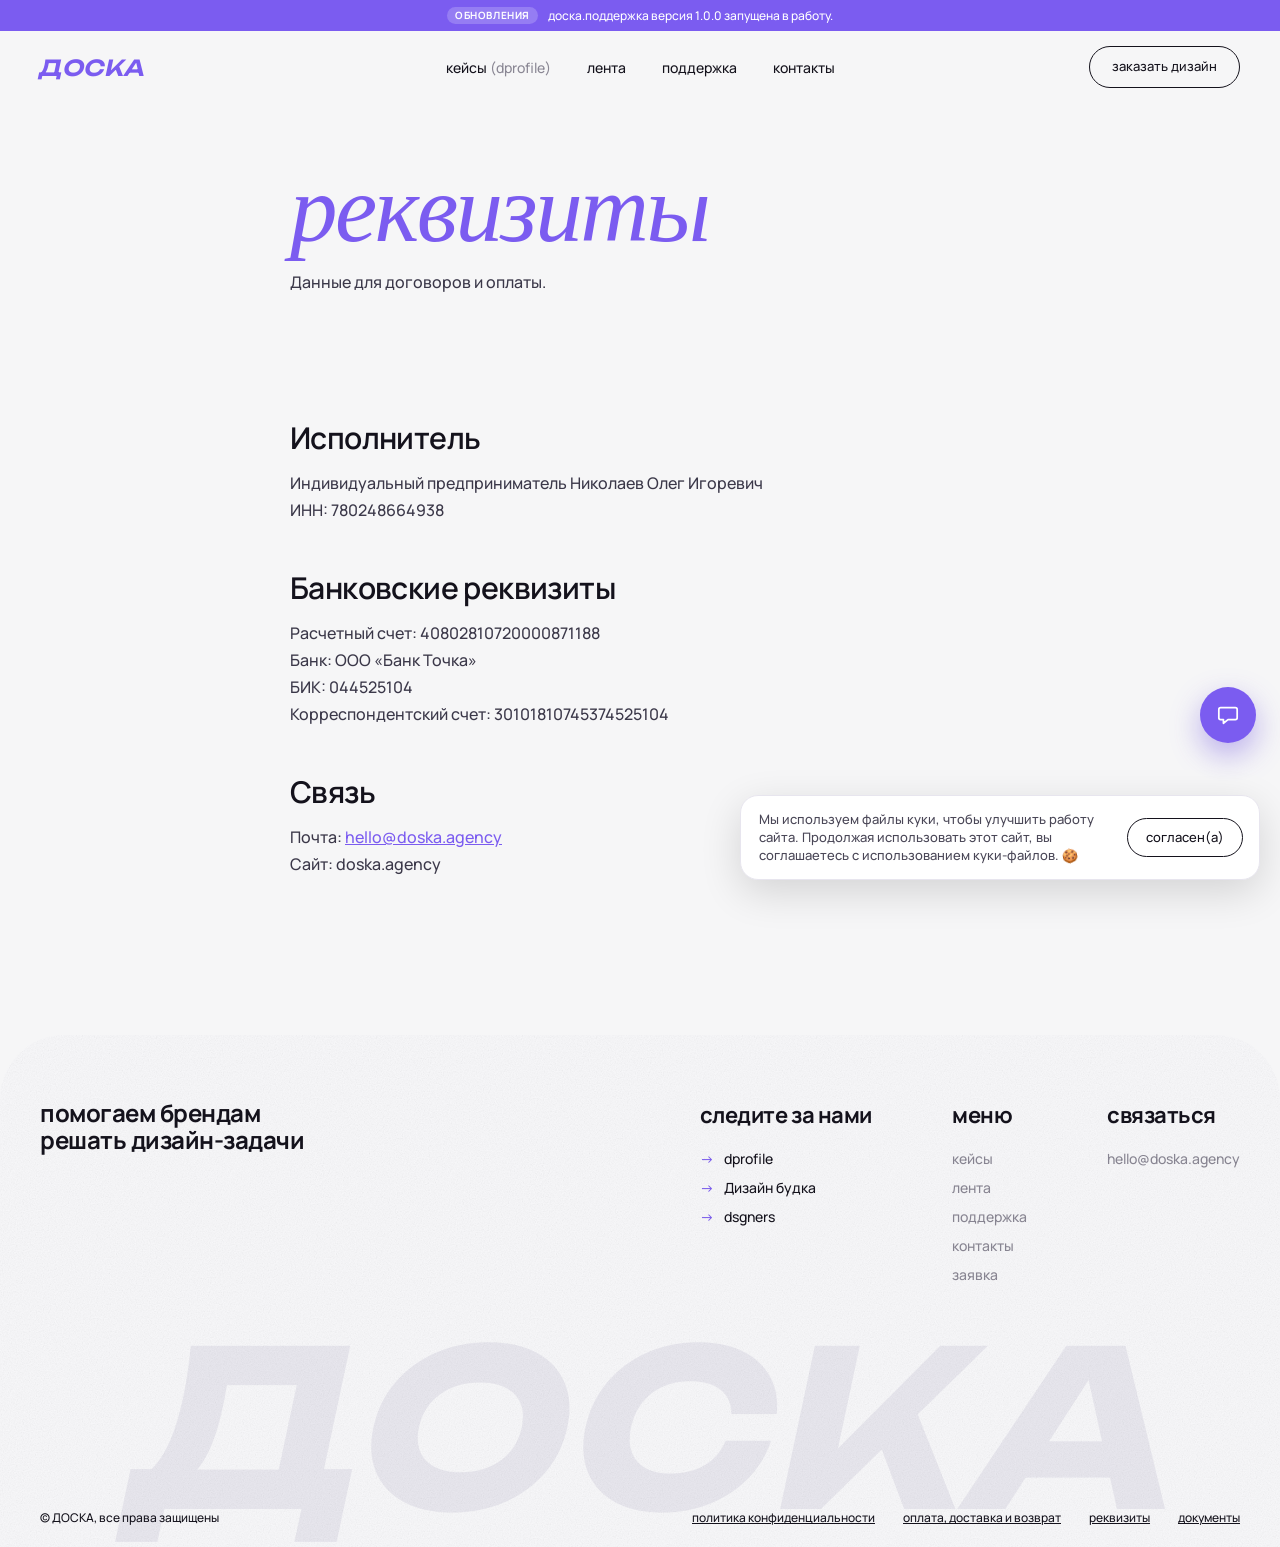
<file: rekvizity/index.html>
<!doctype html>
<html lang="ru">
<head>
<meta charset="utf-8">
<meta name="viewport" content="width=device-width,initial-scale=1">
<title>Реквизиты – ДОСКА</title>
<meta name="description" content="Реквизиты индивидуального предпринимателя.">
<link rel="canonical" href="https://doska.agency/rekvizity">
<meta property="og:type" content="website">
<meta property="og:locale" content="ru_RU">
<meta property="og:site_name" content="ДОСКА">
<meta property="og:title" content="Реквизиты – ДОСКА">
<meta property="og:description" content="Реквизиты индивидуального предпринимателя.">
<meta property="og:url" content="https://doska.agency/rekvizity">
<link rel="icon" href="/assets/favicon.svg" type="image/svg+xml">
<link rel="icon" href="/assets/favicon-32.png" sizes="32x32" type="image/png">
<link rel="apple-touch-icon" href="/assets/apple-touch-icon.png">
<link rel="preconnect" href="https://fonts.googleapis.com">
<link rel="preconnect" href="https://fonts.gstatic.com" crossorigin>
<link href="https://fonts.googleapis.com/css2?family=Unbounded:wght@500;600;700&family=Manrope:wght@400;500;600;700&display=swap&subset=cyrillic" rel="stylesheet">
<link rel="stylesheet" href="/styles.css">
<script>document.documentElement.classList.add('js')</script>
</head>
<body>
<!-- строка обновлений: правится вручную -->
<div class="ticker"><div class="wrap"><b>обновления</b><span>доска.поддержка версия 1.0.0 запущена в работу.</span></div></div>
<header class="head"><div class="wrap">
  <a class="logo" href="/">ДОСКА</a>
  <nav class="nav">
    <a href="https://dprofile.ru/nikolaev_design1" target="_blank" rel="noopener">кейсы <span class="nav-sub">(dprofile)</span></a>
    <a href="/lenta">лента</a>
    <a href="/podderzhka">поддержка</a>
    <a href="/kontakty">контакты</a>
    <div class="nav-extra">
      <p class="nav-lab">связаться</p>
      <a href="https://t.me/oleg_nikolaev1" target="_blank" rel="noopener">Телеграм</a>
      <a href="mailto:hello@doska.agency">hello@doska.agency</a>
      <button class="btn btn-accent" type="button" data-order>заказать дизайн</button>
    </div>
  </nav>
  <button class="btn" type="button" data-order>заказать дизайн</button>
  <button class="btn burger" type="button" aria-label="Меню">меню</button>
</div></header>

<main><div class="wrap doc">
  <div class="page-title"><h1><em>реквизиты</em></h1>
    <p class="sub">Данные для договоров и оплаты.</p></div>
  <h2>Исполнитель</h2>
  <p>Индивидуальный предприниматель Николаев Олег Игоревич<br>ИНН: 780248664938</p>
  <h2>Банковские реквизиты</h2>
  <p>Расчетный счет: 40802810720000871188<br>Банк: ООО «Банк Точка»<br>БИК: 044525104<br>Корреспондентский счет: 30101810745374525104</p>
  <h2>Связь</h2>
  <p>Почта: <a href="mailto:hello@doska.agency">hello@doska.agency</a><br>Сайт: doska.agency</p>
</div></main>

<footer class="foot"><div class="wrap">
  <div class="top">
    <p class="lead">помогаем брендам<br>решать дизайн-задачи</p>
    <div class="fcols">
      <div><h4>следите за нами</h4><ul class="arrows" id="подвал-соцсети"></ul></div>
      <div><h4>меню</h4><ul>
        <li><a href="https://dprofile.ru/nikolaev_design1" target="_blank" rel="noopener">кейсы</a></li>
        <li><a href="/lenta">лента</a></li><li><a href="/podderzhka">поддержка</a></li><li><a href="/kontakty">контакты</a></li><li><a href="/#заявка">заявка</a></li></ul></div>
      <div><h4>связаться</h4><ul><li><a href="mailto:hello@doska.agency">hello@doska.agency</a></li></ul></div>
    </div>
  </div>
  <div class="big" aria-hidden="true">ДОСКА</div>
  <div class="bottom"><span>© ДОСКА, все права защищены</span><span class="links"><a class="u" href="/politika">политика конфиденциальности</a><a class="u" href="/usloviya">оплата, доставка и возврат</a><a class="u" href="/rekvizity">реквизиты</a><a class="u" href="/dokumenty">документы</a></span></div>
</div></footer>

<div class="modal" id="окно" role="dialog" aria-modal="true" aria-labelledby="окно-заголовок" hidden>
  <div class="modal-shade" data-close></div>
  <div class="modal-box">
    <div class="modal-art" aria-hidden="true"><img src="/assets/popup.webp" alt="" width="1100" height="1600"></div>
    <form class="modal-form" id="форма-окна">
      <button class="modal-x" type="button" data-close aria-label="Закрыть">×</button>
      <h3 id="окно-заголовок">оставьте обращение и мы вернемся в ближайшее время</h3>
      <p class="form-contact"><a href="mailto:info@doska.agency">info@doska.agency</a> или напишите в <a href="https://t.me/oleg_nikolaev1" target="_blank" rel="noopener">Телеграм</a></p>
      <p class="modal-sub">Заполните форму – мы ответим и предложим следующий шаг.</p>
      <p class="tariff-chip" id="чип-тарифа" hidden></p>
      <input type="hidden" name="тариф" id="тариф-окна">
      <input name="имя" required placeholder="введите ваше имя" autocomplete="name">
      <input name="связь" required placeholder="почта или телеграм">
      <div class="fld"><span class="fld-l">тема запроса</span><select class="cs" name="тема" id="тема-окна" aria-label="Тема запроса"><option>Новый проект</option><option>Тарифы и стоимость</option><option>Техническая поддержка</option><option>Сотрудничество</option><option>Другое</option></select></div>
      <textarea name="задача" rows="2" placeholder="коротко опишите задачу"></textarea>
      <label class="attach"><input type="file" name="файл"><span class="attach-t">прикрепить файл</span></label>
      <div><button class="btn btn-accent" type="submit">отправить</button></div>
      <p class="ok">Спасибо! Мы свяжемся с вами в ближайшее время. <span class="emo" role="img" aria-label="поднятые руки" style="--r:-8deg">🙌</span></p>
    </form>
  </div>
</div>

<div class="cookie"><p>Мы используем файлы куки, чтобы улучшить работу сайта. Продолжая использовать этот сайт, вы соглашаетесь с использованием куки-файлов. <span class="emo" role="img" aria-label="печенье" style="--r:-12deg">🍪</span></p><button class="btn" type="button">согласен(а)</button></div>
<a class="chat-fab" href="https://t.me/nklvdsgn_bot" target="_blank" rel="noopener" aria-label="Написать в Телеграм"><svg viewBox="0 0 24 24" aria-hidden="true"><path d="M4 4h16a2 2 0 0 1 2 2v9a2 2 0 0 1-2 2h-8l-5 4v-4H4a2 2 0 0 1-2-2V6a2 2 0 0 1 2-2z"/></svg><span>написать в Телеграм</span></a>
<script src="/data.js"></script>
<script src="/script.js"></script>
<script src="https://doskaagency.online/widget/src/support.js" data-project="pk_doska_aXcedvwkiXc" defer></script>
</body></html>
</file>
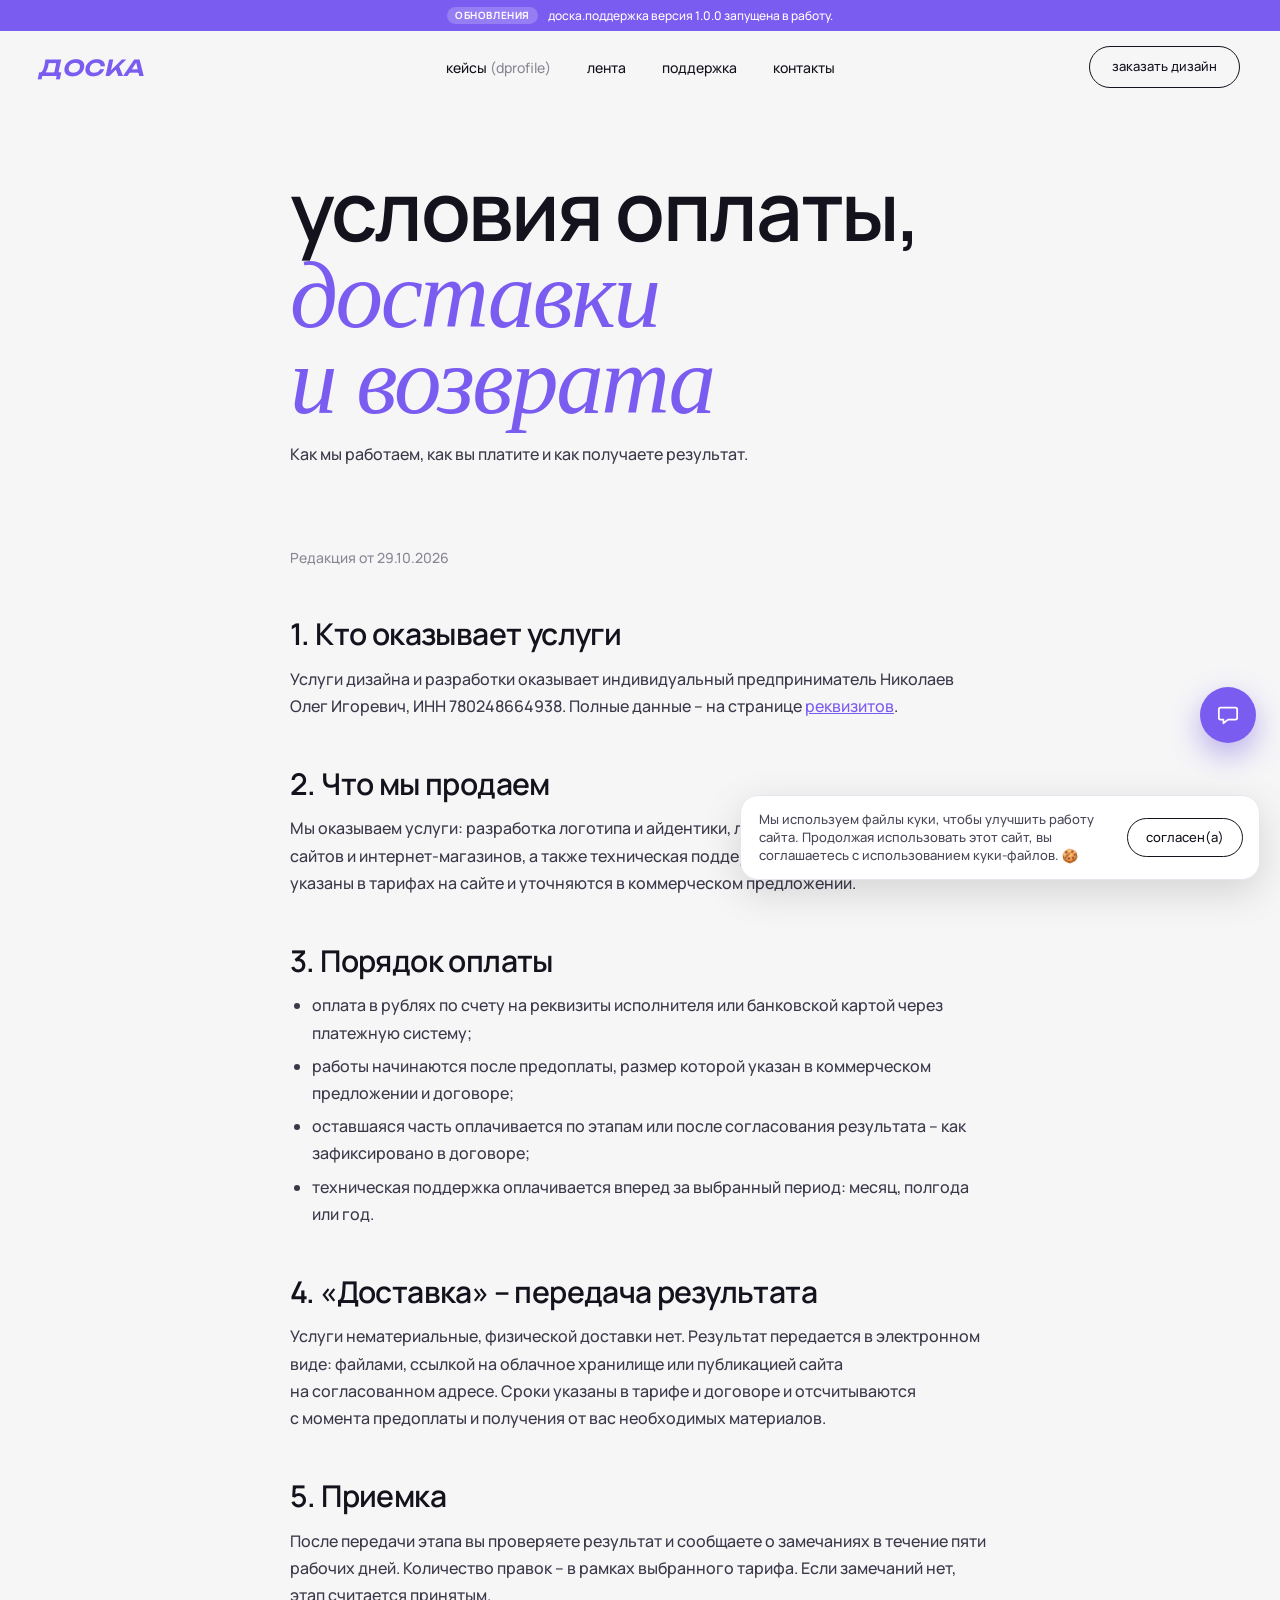
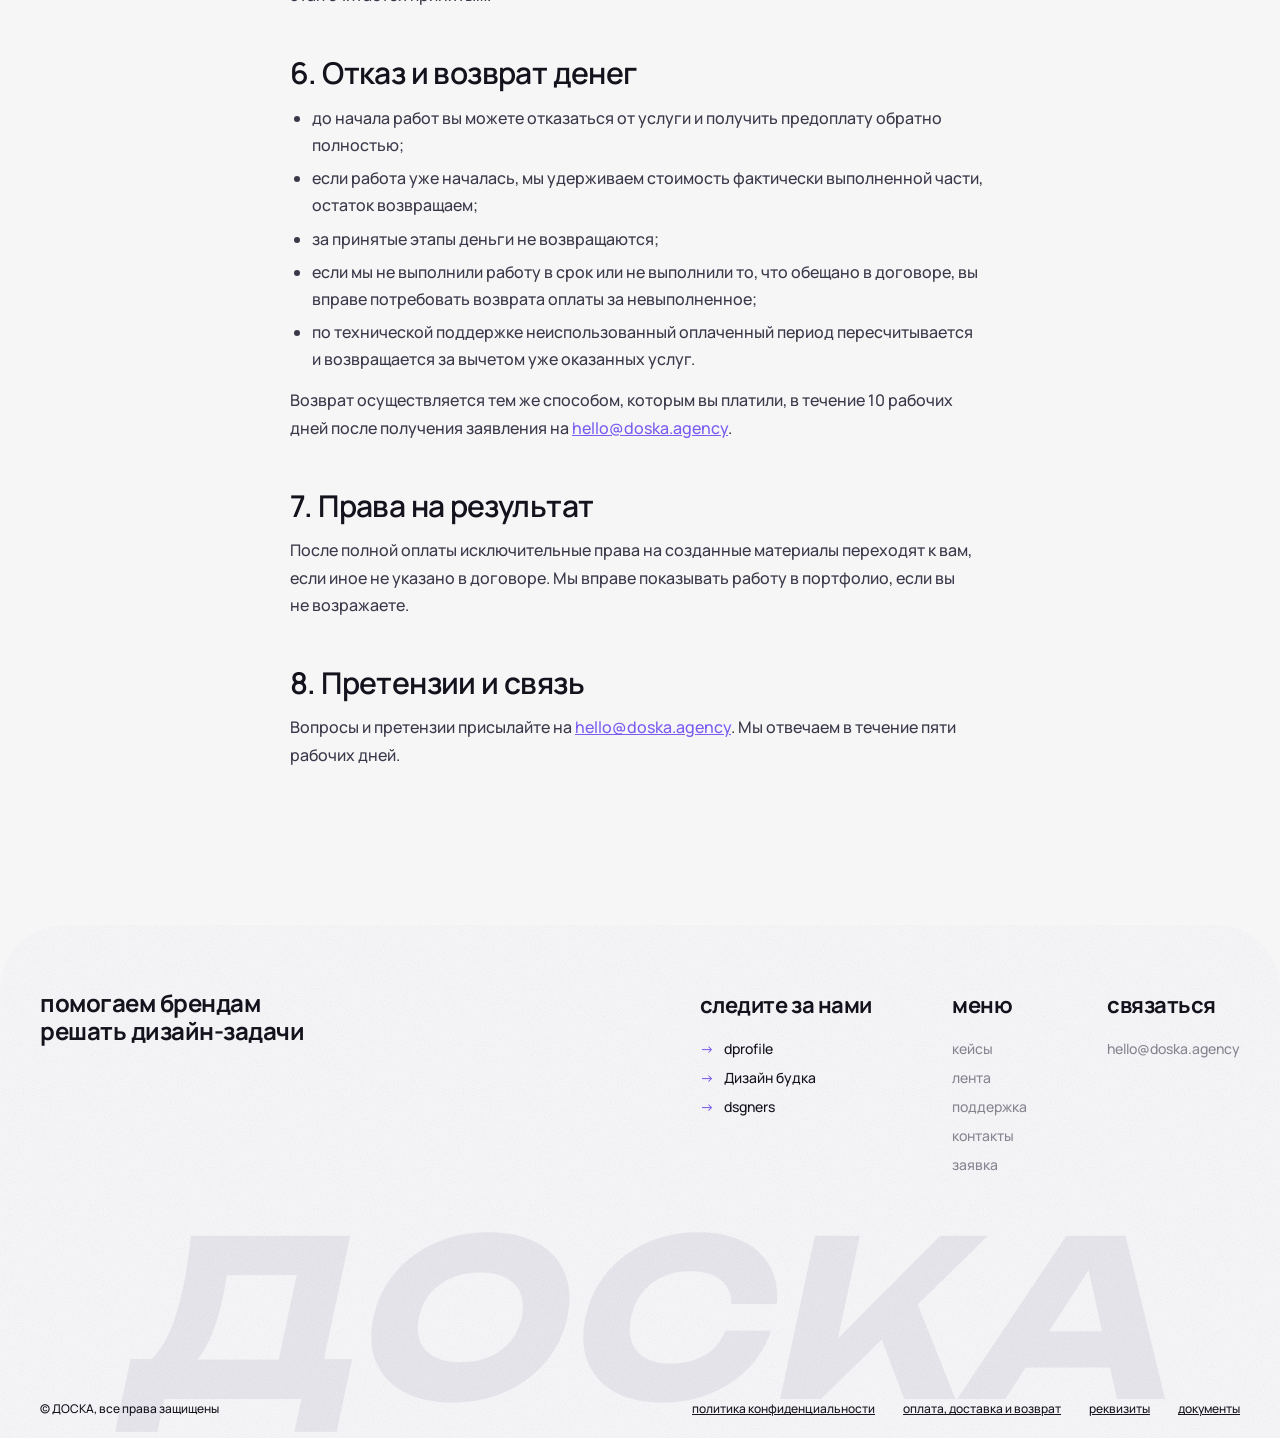
<file: usloviya/index.html>
<!doctype html>
<html lang="ru">
<head>
<meta charset="utf-8">
<meta name="viewport" content="width=device-width,initial-scale=1">
<title>Условия оплаты, доставки и возврата – ДОСКА</title>
<meta name="description" content="Как оплатить услуги, получить результат и вернуть деньги.">
<link rel="canonical" href="https://doska.agency/usloviya">
<meta property="og:type" content="website">
<meta property="og:locale" content="ru_RU">
<meta property="og:site_name" content="ДОСКА">
<meta property="og:title" content="Условия оплаты, доставки и возврата – ДОСКА">
<meta property="og:description" content="Как оплатить услуги, получить результат и вернуть деньги.">
<meta property="og:url" content="https://doska.agency/usloviya">
<link rel="icon" href="/assets/favicon.svg" type="image/svg+xml">
<link rel="icon" href="/assets/favicon-32.png" sizes="32x32" type="image/png">
<link rel="apple-touch-icon" href="/assets/apple-touch-icon.png">
<link rel="preconnect" href="https://fonts.googleapis.com">
<link rel="preconnect" href="https://fonts.gstatic.com" crossorigin>
<link href="https://fonts.googleapis.com/css2?family=Unbounded:wght@500;600;700&family=Manrope:wght@400;500;600;700&display=swap&subset=cyrillic" rel="stylesheet">
<link rel="stylesheet" href="/styles.css">
<script>document.documentElement.classList.add('js')</script>
</head>
<body>
<!-- строка обновлений: правится вручную -->
<div class="ticker"><div class="wrap"><b>обновления</b><span>доска.поддержка версия 1.0.0 запущена в работу.</span></div></div>
<header class="head"><div class="wrap">
  <a class="logo" href="/">ДОСКА</a>
  <nav class="nav">
    <a href="https://dprofile.ru/nikolaev_design1" target="_blank" rel="noopener">кейсы <span class="nav-sub">(dprofile)</span></a>
    <a href="/lenta">лента</a>
    <a href="/podderzhka">поддержка</a>
    <a href="/kontakty">контакты</a>
    <div class="nav-extra">
      <p class="nav-lab">связаться</p>
      <a href="https://t.me/oleg_nikolaev1" target="_blank" rel="noopener">Телеграм</a>
      <a href="mailto:hello@doska.agency">hello@doska.agency</a>
      <button class="btn btn-accent" type="button" data-order>заказать дизайн</button>
    </div>
  </nav>
  <button class="btn" type="button" data-order>заказать дизайн</button>
  <button class="btn burger" type="button" aria-label="Меню">меню</button>
</div></header>

<main><div class="wrap doc">
  <div class="page-title"><h1>условия оплаты, <em>доставки и возврата</em></h1>
    <p class="sub">Как мы работаем, как вы платите и как получаете результат.</p></div>
  <p class="date">Редакция от 29.10.2026</p>

  <h2>1. Кто оказывает услуги</h2>
  <p>Услуги дизайна и разработки оказывает индивидуальный предприниматель Николаев Олег Игоревич, ИНН 780248664938. Полные данные – на странице <a href="/rekvizity">реквизитов</a>.</p>

  <h2>2. Что мы продаем</h2>
  <p>Мы оказываем услуги: разработка логотипа и айдентики, лендингов, корпоративных сайтов и интернет-магазинов, а также техническая поддержка. Состав и стоимость работ указаны в тарифах на сайте и уточняются в коммерческом предложении.</p>

  <h2>3. Порядок оплаты</h2>
  <ul>
    <li>оплата в рублях по счету на реквизиты исполнителя или банковской картой через платежную систему;</li>
    <li>работы начинаются после предоплаты, размер которой указан в коммерческом предложении и договоре;</li>
    <li>оставшаяся часть оплачивается по этапам или после согласования результата – как зафиксировано в договоре;</li>
    <li>техническая поддержка оплачивается вперед за выбранный период: месяц, полгода или год.</li>
  </ul>

  <h2>4. «Доставка» – передача результата</h2>
  <p>Услуги нематериальные, физической доставки нет. Результат передается в электронном виде: файлами, ссылкой на облачное хранилище или публикацией сайта на согласованном адресе. Сроки указаны в тарифе и договоре и отсчитываются с момента предоплаты и получения от вас необходимых материалов.</p>

  <h2>5. Приемка</h2>
  <p>После передачи этапа вы проверяете результат и сообщаете о замечаниях в течение пяти рабочих дней. Количество правок – в рамках выбранного тарифа. Если замечаний нет, этап считается принятым.</p>

  <h2>6. Отказ и возврат денег</h2>
  <ul>
    <li>до начала работ вы можете отказаться от услуги и получить предоплату обратно полностью;</li>
    <li>если работа уже началась, мы удерживаем стоимость фактически выполненной части, остаток возвращаем;</li>
    <li>за принятые этапы деньги не возвращаются;</li>
    <li>если мы не выполнили работу в срок или не выполнили то, что обещано в договоре, вы вправе потребовать возврата оплаты за невыполненное;</li>
    <li>по технической поддержке неиспользованный оплаченный период пересчитывается и возвращается за вычетом уже оказанных услуг.</li>
  </ul>
  <p>Возврат осуществляется тем же способом, которым вы платили, в течение 10 рабочих дней после получения заявления на <a href="mailto:hello@doska.agency">hello@doska.agency</a>.</p>

  <h2>7. Права на результат</h2>
  <p>После полной оплаты исключительные права на созданные материалы переходят к вам, если иное не указано в договоре. Мы вправе показывать работу в портфолио, если вы не возражаете.</p>

  <h2>8. Претензии и связь</h2>
  <p>Вопросы и претензии присылайте на <a href="mailto:hello@doska.agency">hello@doska.agency</a>. Мы отвечаем в течение пяти рабочих дней.</p>
</div></main>

<footer class="foot"><div class="wrap">
  <div class="top">
    <p class="lead">помогаем брендам<br>решать дизайн-задачи</p>
    <div class="fcols">
      <div><h4>следите за нами</h4><ul class="arrows" id="подвал-соцсети"></ul></div>
      <div><h4>меню</h4><ul>
        <li><a href="https://dprofile.ru/nikolaev_design1" target="_blank" rel="noopener">кейсы</a></li>
        <li><a href="/lenta">лента</a></li><li><a href="/podderzhka">поддержка</a></li><li><a href="/kontakty">контакты</a></li><li><a href="/#заявка">заявка</a></li></ul></div>
      <div><h4>связаться</h4><ul><li><a href="mailto:hello@doska.agency">hello@doska.agency</a></li></ul></div>
    </div>
  </div>
  <div class="big" aria-hidden="true">ДОСКА</div>
  <div class="bottom"><span>© ДОСКА, все права защищены</span><span class="links"><a class="u" href="/politika">политика конфиденциальности</a><a class="u" href="/usloviya">оплата, доставка и возврат</a><a class="u" href="/rekvizity">реквизиты</a><a class="u" href="/dokumenty">документы</a></span></div>
</div></footer>

<div class="modal" id="окно" role="dialog" aria-modal="true" aria-labelledby="окно-заголовок" hidden>
  <div class="modal-shade" data-close></div>
  <div class="modal-box">
    <div class="modal-art" aria-hidden="true"><img src="/assets/popup.webp" alt="" width="1100" height="1600"></div>
    <form class="modal-form" id="форма-окна">
      <button class="modal-x" type="button" data-close aria-label="Закрыть">×</button>
      <h3 id="окно-заголовок">оставьте обращение и мы вернемся в ближайшее время</h3>
      <p class="form-contact"><a href="mailto:info@doska.agency">info@doska.agency</a> или напишите в <a href="https://t.me/oleg_nikolaev1" target="_blank" rel="noopener">Телеграм</a></p>
      <p class="modal-sub">Заполните форму – мы ответим и предложим следующий шаг.</p>
      <p class="tariff-chip" id="чип-тарифа" hidden></p>
      <input type="hidden" name="тариф" id="тариф-окна">
      <input name="имя" required placeholder="введите ваше имя" autocomplete="name">
      <input name="связь" required placeholder="почта или телеграм">
      <div class="fld"><span class="fld-l">тема запроса</span><select class="cs" name="тема" id="тема-окна" aria-label="Тема запроса"><option>Новый проект</option><option>Тарифы и стоимость</option><option>Техническая поддержка</option><option>Сотрудничество</option><option>Другое</option></select></div>
      <textarea name="задача" rows="2" placeholder="коротко опишите задачу"></textarea>
      <label class="attach"><input type="file" name="файл"><span class="attach-t">прикрепить файл</span></label>
      <div><button class="btn btn-accent" type="submit">отправить</button></div>
      <p class="ok">Спасибо! Мы свяжемся с вами в ближайшее время. <span class="emo" role="img" aria-label="поднятые руки" style="--r:-8deg">🙌</span></p>
    </form>
  </div>
</div>

<div class="cookie"><p>Мы используем файлы куки, чтобы улучшить работу сайта. Продолжая использовать этот сайт, вы соглашаетесь с использованием куки-файлов. <span class="emo" role="img" aria-label="печенье" style="--r:-12deg">🍪</span></p><button class="btn" type="button">согласен(а)</button></div>
<a class="chat-fab" href="https://t.me/nklvdsgn_bot" target="_blank" rel="noopener" aria-label="Написать в Телеграм"><svg viewBox="0 0 24 24" aria-hidden="true"><path d="M4 4h16a2 2 0 0 1 2 2v9a2 2 0 0 1-2 2h-8l-5 4v-4H4a2 2 0 0 1-2-2V6a2 2 0 0 1 2-2z"/></svg><span>написать в Телеграм</span></a>
<script src="/data.js"></script>
<script src="/script.js"></script>
<script src="https://doskaagency.online/widget/src/support.js" data-project="pk_doska_aXcedvwkiXc" defer></script>
</body></html>
</file>
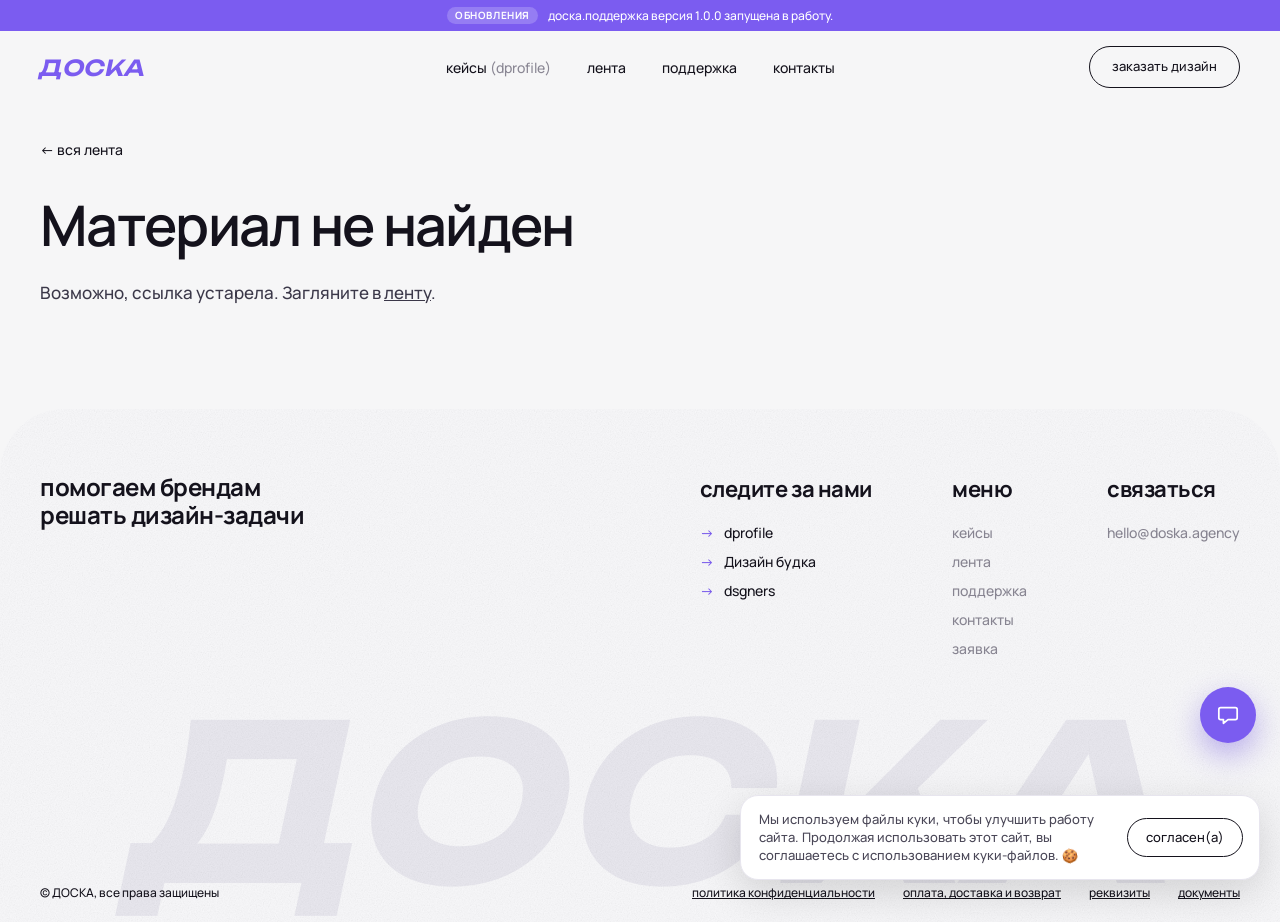
<file: post.html>
<!doctype html>
<html lang="ru">
<head>
<meta charset="utf-8">
<meta name="viewport" content="width=device-width,initial-scale=1">
<title>Материал – ДОСКА</title>
<meta name="description" content="Материалы и проекты агентства ДОСКА.">
<link rel="canonical" href="https://doska.agency/lenta">
<meta property="og:type" content="website">
<meta property="og:locale" content="ru_RU">
<meta property="og:site_name" content="ДОСКА">
<meta property="og:title" content="Материал – ДОСКА">
<meta property="og:description" content="Материалы и проекты агентства ДОСКА.">
<meta property="og:url" content="https://doska.agency/lenta">
<link rel="icon" href="/assets/favicon.svg" type="image/svg+xml">
<link rel="icon" href="/assets/favicon-32.png" sizes="32x32" type="image/png">
<link rel="apple-touch-icon" href="/assets/apple-touch-icon.png">
<link rel="preconnect" href="https://fonts.googleapis.com">
<link rel="preconnect" href="https://fonts.gstatic.com" crossorigin>
<link href="https://fonts.googleapis.com/css2?family=Unbounded:wght@500;600;700&family=Manrope:wght@400;500;600;700&display=swap&subset=cyrillic" rel="stylesheet">
<link rel="stylesheet" href="/styles.css">
<script>document.documentElement.classList.add('js')</script>
</head>
<body>
<!-- строка обновлений: правится вручную -->
<div class="ticker"><div class="wrap"><b>обновления</b><span>доска.поддержка версия 1.0.0 запущена в работу.</span></div></div>
<header class="head"><div class="wrap">
  <a class="logo" href="/">ДОСКА</a>
  <nav class="nav">
    <a href="https://dprofile.ru/nikolaev_design1" target="_blank" rel="noopener">кейсы <span class="nav-sub">(dprofile)</span></a>
    <a href="/lenta">лента</a>
    <a href="/podderzhka">поддержка</a>
    <a href="/kontakty">контакты</a>
    <div class="nav-extra">
      <p class="nav-lab">связаться</p>
      <a href="https://t.me/oleg_nikolaev1" target="_blank" rel="noopener">Телеграм</a>
      <a href="mailto:hello@doska.agency">hello@doska.agency</a>
      <button class="btn btn-accent" type="button" data-order>заказать дизайн</button>
    </div>
  </nav>
  <button class="btn" type="button" data-order>заказать дизайн</button>
  <button class="btn burger" type="button" aria-label="Меню">меню</button>
</div></header>

<main><div class="wrap">
  <p class="crumb"><a href="/lenta">← вся лента</a></p>
  <article id="материал">
    <div class="post-cover" id="обложка"></div>
    <div class="tags dark" id="метки"></div>
    <h1 class="post-h" id="заголовок"></h1>
    <div class="post-text">
      <p>Здесь будет текст материала. Страница уже готова: обложка, метки и заголовок подставляются автоматически из списка материалов.</p>
      <p>Когда появятся тексты и картинки, мы наполним эту страницу.</p>
    </div>
  </article>
  <section class="more-posts"><h2>читайте <em>также</em></h2><p class="sub">Еще материалы из ленты.</p><div class="grid" id="еще"></div></section>
</div></main>

<footer class="foot"><div class="wrap">
  <div class="top">
    <p class="lead">помогаем брендам<br>решать дизайн-задачи</p>
    <div class="fcols">
      <div><h4>следите за нами</h4><ul class="arrows" id="подвал-соцсети"></ul></div>
      <div><h4>меню</h4><ul>
        <li><a href="https://dprofile.ru/nikolaev_design1" target="_blank" rel="noopener">кейсы</a></li>
        <li><a href="/lenta">лента</a></li><li><a href="/podderzhka">поддержка</a></li><li><a href="/kontakty">контакты</a></li><li><a href="/#заявка">заявка</a></li></ul></div>
      <div><h4>связаться</h4><ul><li><a href="mailto:hello@doska.agency">hello@doska.agency</a></li></ul></div>
    </div>
  </div>
  <div class="big" aria-hidden="true">ДОСКА</div>
  <div class="bottom"><span>© ДОСКА, все права защищены</span><span class="links"><a class="u" href="/politika">политика конфиденциальности</a><a class="u" href="/usloviya">оплата, доставка и возврат</a><a class="u" href="/rekvizity">реквизиты</a><a class="u" href="/dokumenty">документы</a></span></div>
</div></footer>

<div class="modal" id="окно" role="dialog" aria-modal="true" aria-labelledby="окно-заголовок" hidden>
  <div class="modal-shade" data-close></div>
  <div class="modal-box">
    <div class="modal-art" aria-hidden="true"><img src="/assets/popup.webp" alt="" width="1100" height="1600"></div>
    <form class="modal-form" id="форма-окна">
      <button class="modal-x" type="button" data-close aria-label="Закрыть">×</button>
      <h3 id="окно-заголовок">оставьте обращение и мы вернемся в ближайшее время</h3>
      <p class="form-contact"><a href="mailto:info@doska.agency">info@doska.agency</a> или напишите в <a href="https://t.me/oleg_nikolaev1" target="_blank" rel="noopener">Телеграм</a></p>
      <p class="modal-sub">Заполните форму – мы ответим и предложим следующий шаг.</p>
      <p class="tariff-chip" id="чип-тарифа" hidden></p>
      <input type="hidden" name="тариф" id="тариф-окна">
      <input name="имя" required placeholder="введите ваше имя" autocomplete="name">
      <input name="связь" required placeholder="почта или телеграм">
      <div class="fld"><span class="fld-l">тема запроса</span><select class="cs" name="тема" id="тема-окна" aria-label="Тема запроса"><option>Новый проект</option><option>Тарифы и стоимость</option><option>Техническая поддержка</option><option>Сотрудничество</option><option>Другое</option></select></div>
      <textarea name="задача" rows="2" placeholder="коротко опишите задачу"></textarea>
      <label class="attach"><input type="file" name="файл"><span class="attach-t">прикрепить файл</span></label>
      <div><button class="btn btn-accent" type="submit">отправить</button></div>
      <p class="ok">Спасибо! Мы свяжемся с вами в ближайшее время. <span class="emo" role="img" aria-label="поднятые руки" style="--r:-8deg">🙌</span></p>
    </form>
  </div>
</div>

<div class="cookie"><p>Мы используем файлы куки, чтобы улучшить работу сайта. Продолжая использовать этот сайт, вы соглашаетесь с использованием куки-файлов. <span class="emo" role="img" aria-label="печенье" style="--r:-12deg">🍪</span></p><button class="btn" type="button">согласен(а)</button></div>
<a class="chat-fab" href="https://t.me/nklvdsgn_bot" target="_blank" rel="noopener" aria-label="Написать в Телеграм"><svg viewBox="0 0 24 24" aria-hidden="true"><path d="M4 4h16a2 2 0 0 1 2 2v9a2 2 0 0 1-2 2h-8l-5 4v-4H4a2 2 0 0 1-2-2V6a2 2 0 0 1 2-2z"/></svg><span>написать в Телеграм</span></a>
<script src="/data.js"></script>
<script src="/script.js"></script>
<script src="https://doskaagency.online/widget/src/support.js" data-project="pk_doska_aXcedvwkiXc" defer></script>
</body></html>
</file>
<file: styles.css>
:root{
  --bg:#f6f6f7;--card:#fff;--ink:#14121c;--mute:#8a8794;--line:#e7e5ee;
  --accent:#7b5cf0;--accent-soft:#ece7ff;--yellow:#fcc93f;
  --r:20px;--shadow:0 10px 30px rgba(40,30,90,.08);
  --f-logo:'Unbounded',sans-serif;--f-text:'Manrope',sans-serif;
  --f-serif:'Times New Roman',Times,'Liberation Serif',serif;
  --ease:cubic-bezier(.2,.7,.2,1);
}
*{box-sizing:border-box;margin:0;padding:0}
html{scroll-behavior:smooth}
body{overflow-x:clip;font-weight:500;font-family:var(--f-text);background:var(--bg);color:var(--ink);line-height:1.5;-webkit-font-smoothing:antialiased}
body.lock{overflow:hidden}
a{color:inherit;text-decoration:none}
button,input,select,textarea{font:inherit;color:inherit}
.wrap{max-width:1280px;margin:0 auto;padding:0 40px}
em{font-family:var(--f-serif);font-style:italic;font-weight:400;color:var(--accent);font-size:1.16em;line-height:.9}
.u{text-decoration:underline}

/* появление страницы и переходы между страницами */
.js body{animation:page-in .5s var(--ease) both}
.js body.leaving{opacity:0;transition:opacity .22s ease}
@keyframes page-in{from{opacity:0}to{opacity:1}}

/* появление блоков при прокрутке */
.js .rv{opacity:0;transform:translateY(28px)}
.js .rv.in{opacity:1;transform:none;transition:opacity .7s var(--ease),transform .7s var(--ease);transition-delay:var(--d,0s)}
/* появление при смене контента (вкладки, фильтры) */
.swap-out{opacity:0;transform:translateY(8px);transition:opacity .15s ease,transform .15s ease}
.pop{animation:pop .45s var(--ease) both;animation-delay:var(--d,0s)}
@keyframes pop{from{opacity:0;transform:translateY(18px) scale(.98)}to{opacity:1;transform:none}}

/* логотип: скошенные буквы */
.logo,.big{display:inline-block;transform:skewX(-12deg);font-family:var(--f-logo)}
.logo{font-weight:600;letter-spacing:.02em;color:var(--accent);font-size:22px}

/* шапка */
.head{position:sticky;top:0;z-index:20;background:transparent;transition:background .3s,box-shadow .3s}
.head.scrolled{background:rgba(255,255,255,.94);-webkit-backdrop-filter:blur(12px);backdrop-filter:blur(12px);box-shadow:0 1px 0 rgba(20,18,28,.06)}
.head .wrap{display:flex;align-items:center;justify-content:space-between;height:72px;gap:20px}
.nav{display:flex;gap:36px;font-size:14px}
.nav a{position:relative;padding:4px 0}
.nav a::after{content:"";position:absolute;left:0;right:0;bottom:0;height:1px;background:var(--accent);transform:scaleX(0);transform-origin:left;transition:transform .3s var(--ease)}
.nav .nav-sub{color:var(--mute)}
.nav a:hover::after{transform:scaleX(1)}
.btn{display:inline-flex;align-items:center;justify-content:center;border:1px solid var(--ink);border-radius:999px;padding:10px 22px;font-size:13px;background:transparent;cursor:pointer;transition:background .25s,color .25s,border-color .25s,transform .15s}
.btn:hover{background:var(--ink);color:#fff}
.btn:active{transform:scale(.96)}
.btn[disabled]{opacity:.6;pointer-events:none}
.btn-accent{background:var(--accent);border-color:var(--accent);color:#fff}
.btn-accent:hover{background:#5f3fd8;border-color:#5f3fd8}
.burger{display:none}
*{outline:none}
.hero-cta{display:flex;justify-content:center}


/* точечная сетка с «водой»: точки рисует script.js на холсте; без скрипта остается статичная сетка */
.dots{position:relative;isolation:isolate}
.dots::before{content:"";position:absolute;top:0;bottom:0;left:50%;width:100vw;margin-left:-50vw;z-index:-1;pointer-events:none;background-position:center top;
  background-image:url("data:image/svg+xml,%3Csvg xmlns='http://www.w3.org/2000/svg' width='22' height='22'%3E%3Ccircle cx='11' cy='11' r='1.3' fill='%23141224' fill-opacity='.12'/%3E%3C/svg%3E");
  -webkit-mask-image:linear-gradient(transparent,#000 14%,#000 86%,transparent);mask-image:linear-gradient(transparent,#000 14%,#000 86%,transparent)}
.dots.has-canvas::before{display:none}
.dots-bg{position:absolute;top:0;left:50%;width:100vw;height:100%;margin-left:-50vw;z-index:-1;pointer-events:none;display:block}
.hero{padding:clamp(24px,4vw,64px) 0 clamp(24px,4vw,64px)}

/* заголовки */
h1,h2{font-weight:600;letter-spacing:-.03em;line-height:1.05}
h1{font-size:clamp(40px,6.4vw,84px);text-align:center;padding:76px 0 56px}
h2{font-size:clamp(32px,4.6vw,56px);margin-bottom:clamp(36px,4.5vw,64px)}
section{padding:clamp(72px,9vw,140px) 0}
/* подзаголовки */
.sub{font-size:clamp(15px,1.35vw,18px);line-height:1.5;font-weight:500;color:#625e70;max-width:640px}
h1+.sub,h2+.sub{margin-top:16px}
h2:has(+.sub){margin-bottom:0}
section h2+.sub,.more-posts h2+.sub{margin-bottom:clamp(32px,4vw,56px)}
.hero h1{padding-bottom:0}
.hero .sub{text-align:center;margin:20px auto 0}
.hero-cta{margin-top:32px}
.page-title .sub{margin-top:16px}
.modal-sub{font-size:14px;color:#625e70;margin:-12px 0 6px}

/* клиенты */
.clients{display:flex;flex-wrap:wrap;justify-content:center;align-items:center;gap:30px 56px;padding:56px 0 clamp(64px,7vw,100px)}
.clients img{height:48px;width:auto;max-width:150px;object-fit:contain;opacity:.75;transition:opacity .3s,transform .35s var(--ease)}
.clients img:hover{opacity:1;transform:scale(1.06)}

/* сетка кейсов */
.grid{display:grid;grid-template-columns:repeat(12,1fr);gap:16px}
.tile{position:relative;border-radius:var(--r);overflow:hidden;min-height:336px;padding:18px;display:flex;flex-direction:column;justify-content:space-between;color:#fff;isolation:isolate;transition:transform .35s var(--ease),box-shadow .35s}
.tile.s4{grid-column:span 4}.tile.s5{grid-column:span 5}.tile.s7{grid-column:span 7}.tile.s8{grid-column:span 8}.tile.s3{grid-column:span 3}.tile.s6{grid-column:span 6}.tile.s12{grid-column:span 12}
.tile.tall{min-height:528px}
.tile::before{content:"";position:absolute;inset:0;z-index:-1;background:var(--art,#333);transition:transform .6s var(--ease)}
.tile:hover{transform:translateY(-5px);box-shadow:0 18px 40px rgba(40,30,90,.18)}
.tile:hover::before{transform:scale(1.05)}
.tile.light{color:var(--accent)}
.tile h3{font-size:14px;font-weight:600;line-height:1.35;max-width:300px}
.tags{display:flex;gap:6px;flex-wrap:wrap}
.tags span{font-size:11px;padding:3px 10px;border-radius:999px;background:rgba(255,255,255,.22);backdrop-filter:blur(6px)}
.tile.light .tags span{background:rgba(123,92,240,.12)}
.tags.dark span{background:var(--accent-soft);color:var(--accent)}
.more{display:flex;justify-content:space-between;align-items:center;background:var(--card);border-radius:var(--r);box-shadow:var(--shadow);padding:18px 24px;margin-top:56px;font-size:16px}

/* услуги */
.services h2{max-width:860px}
.cols{display:grid;grid-template-columns:repeat(3,1fr);gap:40px;font-size:clamp(16px,1.35vw,20px);line-height:1.6;letter-spacing:-.01em;margin-top:48px}
.cols div{border-top:1px solid var(--ink);padding-top:24px}

/* ИИ-система */
.ai .lead2{max-width:720px;font-size:17px;color:#4a4757;margin:-20px 0 56px}
.ai-grid{display:grid;grid-template-columns:1.25fr 1fr;gap:16px;align-items:stretch}
.video{border-radius:var(--r);min-height:380px;background:linear-gradient(135deg,#17151d,#2c2650 60%,#4a36a8);display:grid;place-items:center;text-align:center;padding:30px;color:#cfc8f5;font-size:14px;position:relative;overflow:hidden}
.video::after{content:"";position:absolute;inset:0;background:radial-gradient(circle at 70% 20%,rgba(123,92,240,.45),transparent 55%);animation:glow 6s ease-in-out infinite alternate}
.video span{position:relative;z-index:1;max-width:260px}
@keyframes glow{to{opacity:.4;transform:scale(1.15)}}
.ai-steps{list-style:none;counter-reset:a;display:grid;gap:12px}
.ai-steps li{counter-increment:a;background:var(--card);border-radius:var(--r);padding:18px 20px 18px 64px;box-shadow:var(--shadow);position:relative}
.ai-steps li::before{content:"0" counter(a);position:absolute;left:20px;top:18px;color:var(--accent);font-size:13px;font-weight:700}
.ai-steps b{display:block;font-size:15px;font-weight:700}
.ai-steps p{font-size:13px;color:var(--mute)}

/* принципы */
.feat{display:grid;grid-template-columns:repeat(2,1fr);gap:16px}
.f{display:flex;gap:16px;background:var(--card);border-radius:var(--r);padding:20px;box-shadow:var(--shadow);align-items:flex-start}
.f i{flex:none;width:46px;height:46px;border-radius:12px;background:var(--accent);color:#fff;display:grid;place-items:center;font-style:normal;font-weight:700}
.f i{transition:transform .35s var(--ease)}
.f:hover i{transform:rotate(-6deg) scale(1.06)}
.f i svg{width:24px;height:24px;fill:none;stroke:#fff;stroke-width:1.8;stroke-linecap:round;stroke-linejoin:round}
.f b{display:block;font-size:14px;font-weight:700}
.f p{font-size:13px;color:var(--mute)}
.types{display:grid;grid-template-columns:repeat(2,1fr);gap:16px;margin-top:32px}
.type{background:var(--card);border-radius:var(--r);padding:22px;box-shadow:var(--shadow);min-height:180px;display:flex;justify-content:space-between;gap:16px}
.type b{display:block;margin:8px 0 4px;font-size:16px}.type p{font-size:13px;color:var(--mute)}
.pill{font-size:11px;padding:3px 10px;border-radius:999px;background:#ececf1}
.pill.g{background:#d8f7dd;color:#1c7a30}
.type img{flex:none;align-self:center;height:150px;width:auto;max-width:48%;object-fit:contain}

/* процесс */
.steps{display:grid;grid-template-columns:repeat(5,1fr);gap:16px}
.step{background:var(--card);border-radius:var(--r);padding:20px;font-size:15px;font-weight:600;min-height:140px;display:flex;flex-direction:column;justify-content:space-between}
.step span{color:var(--accent);font-size:12px}

/* тарифы */
.tabs{display:flex;gap:8px;flex-wrap:wrap;margin-bottom:24px}
.tab{border:1px solid var(--line);background:var(--card);border-radius:999px;padding:10px 22px;font-size:14px;cursor:pointer;transition:background .25s,color .25s,border-color .25s,transform .15s}
.tab:hover{border-color:var(--accent)}
.tab:active{transform:scale(.96)}
.tab.on{background:var(--ink);border-color:var(--ink);color:#fff}
.tabs-row{display:flex;justify-content:space-between;align-items:center;flex-wrap:wrap;gap:12px 16px;margin-bottom:24px}
.tabs-row .tabs{margin:0}
.tab.support{padding:15px 26px;font-size:14px;border:0}
.seg-thumb.off{opacity:0}
.tabs.seg{position:relative;display:inline-flex;max-width:100%;overflow-x:auto;scrollbar-width:none;background:#ebeaf0;padding:5px;border-radius:999px;gap:4px}
.tabs.seg::-webkit-scrollbar{display:none}
.seg .tab{position:relative;flex:none;border:0;background:transparent;padding:11px 24px;white-space:nowrap;transition:color .3s}
.seg .tab::before{content:"";position:absolute;inset:0;border-radius:999px;background:#fff;z-index:0}
.seg .tab .t{position:relative;z-index:2}
.seg .tab.on,.seg .tab.on:hover{background:transparent;color:#fff}
.seg-thumb{position:absolute;top:5px;height:calc(100% - 10px);left:0;z-index:1;pointer-events:none;border-radius:999px;background:var(--ink);box-shadow:0 6px 16px rgba(20,18,28,.22);transition:transform .5s cubic-bezier(.34,1.35,.64,1),width .5s cubic-bezier(.34,1.35,.64,1),top .4s var(--ease),height .4s var(--ease),opacity .3s}
.plans{display:grid;grid-template-columns:repeat(3,1fr);gap:16px}
.plan{background:var(--card);border-radius:var(--r);padding:28px;box-shadow:var(--shadow);display:flex;flex-direction:column;gap:14px;border:2px solid transparent;transition:transform .3s var(--ease),box-shadow .3s}
.plan:hover{transform:translateY(-4px);box-shadow:0 18px 40px rgba(40,30,90,.14)}
.plan.hit{border-color:var(--accent)}
.plan h3{font-size:20px;font-weight:700;display:flex;justify-content:space-between;align-items:center}
.plan h3 small{font-size:11px;font-weight:600;background:var(--accent-soft);color:var(--accent);padding:3px 10px;border-radius:999px}
.price{font-size:32px;font-weight:700;letter-spacing:-.03em}
.support-note{text-align:center;margin-top:28px;font-size:13px;color:var(--mute)}
.support-note[hidden]{display:none}
.support-note b{color:var(--ink);font-weight:700}
.support-note + .partner{margin-top:12px}
.partner{display:flex;align-items:center;justify-content:center;gap:8px;margin-top:32px;font-size:12px;color:var(--mute)}
.period-row{display:flex;align-items:center;gap:8px 16px;flex-wrap:wrap;margin:-4px 0 24px}
.period-row[hidden]{display:none}
.period-row.show{animation:pop .45s var(--ease)}
.period-row .tabs{margin:0}
.period-row .seg .tab{padding:8px 20px;font-size:13px}
.period-l{font-size:13px;color:var(--mute)}
.period-note{font-size:12px;color:var(--mute)}
.plan .period{font-size:12px;color:var(--mute);margin-top:-10px}
.plans.one{grid-template-columns:1fr}
.plans.one .plan ul{display:block;columns:2;column-gap:48px}
.plans.one .plan li{break-inside:avoid;margin-bottom:10px}
.plans.one .plan .btn{align-self:flex-start;padding-left:48px;padding-right:48px}
.tariff-chip{align-self:flex-start;background:var(--accent-soft);color:var(--accent);padding:6px 14px;border-radius:999px;font-size:13px;font-weight:700}
.fld{display:grid;gap:2px}
.fld-l{font-size:12px;color:var(--mute)}
.modal-form .sel-btn{padding:12px 2px}
.plan p{font-size:13px;color:var(--mute)}
.plan ul{list-style:none;font-size:14px;display:grid;gap:8px;align-content:start;flex:1}
.plan li{padding-left:22px;position:relative}
.plan li.key{font-weight:700}
.plan li.no{color:var(--mute)}
.plan li.no::before{content:"–";color:var(--mute)}
.plan li::before{content:"✦";position:absolute;left:0;color:var(--accent);font-size:11px;top:3px}

/* форма: на всю ширину */
.form{position:relative;z-index:1;background:var(--card);border-radius:64px 64px 0 0;padding:clamp(72px,8vw,120px) 0 140px;margin-top:clamp(40px,6vw,100px)}
.form form{display:grid;gap:clamp(18px,2vw,28px);width:100%}
.row{display:flex;gap:clamp(16px,2vw,32px);align-items:baseline;font-size:clamp(22px,2.9vw,42px);font-weight:600;letter-spacing:-.03em;line-height:1.15}
.row label{white-space:nowrap}
.row input,.row textarea{flex:1;min-width:0;border:0;border-bottom:1px solid var(--ink);background:transparent;padding:8px 2px;font-size:15px;letter-spacing:0;font-weight:500;outline:0;border-radius:0;transition:border-color .25s}
.row ::placeholder{color:#b3b0bb;opacity:1}
.row input:focus,.row textarea:focus{border-color:var(--accent)}
.row textarea{resize:none}
.small{font-size:13px;line-height:1.5;color:var(--mute)}
.form-foot{display:flex;justify-content:space-between;align-items:center;gap:24px;margin-top:clamp(16px,3vw,48px)}
.small a{text-decoration:underline}
.ok{display:none;color:var(--accent);font-size:16px;font-weight:600}
.ok.show{display:block;animation:pop .4s var(--ease)}

/* кастомный список */
.sel{position:relative;flex:1;min-width:0;letter-spacing:0}
select.cs{display:none}
.sel-btn{width:100%;display:flex;justify-content:space-between;align-items:center;gap:12px;border:0;border-bottom:1px solid var(--ink);letter-spacing:0;font-weight:500;background:transparent;padding:8px 2px;font-size:15px;text-align:left;cursor:pointer;transition:border-color .25s}
.sel-btn:hover,.sel.open .sel-btn{border-color:var(--accent)}
.chev{width:8px;height:8px;border-right:1.5px solid currentColor;border-bottom:1.5px solid currentColor;transform:rotate(45deg) translateY(-2px);transition:transform .3s var(--ease);flex:none}
.sel.open .chev{transform:rotate(-135deg) translateY(-2px)}
.sel ul{position:absolute;left:0;right:0;top:calc(100% + 8px);z-index:30;list-style:none;background:var(--card);border-radius:16px;box-shadow:0 18px 50px rgba(30,20,80,.18);border:1px solid var(--line);padding:6px;opacity:0;visibility:hidden;transform:translateY(-8px) scale(.98);transform-origin:top;transition:opacity .2s,transform .25s var(--ease),visibility .2s;font-size:15px;font-weight:500}
.sel.open ul{opacity:1;visibility:visible;transform:none}
.sel li{padding:10px 14px;border-radius:10px;cursor:pointer;display:flex;justify-content:space-between;transition:background .15s}
.sel li.act{background:var(--accent-soft)}
.sel li[aria-selected=true]{color:var(--accent);font-weight:700}
.sel li[aria-selected=true]::after{content:"✓"}

/* подвал */
.foot{position:relative;z-index:2;margin-top:clamp(60px,8vw,120px);background-color:#f8f8fa;border-radius:64px 64px 0 0;padding:64px 0 0;overflow:hidden}
.foot.lap{margin-top:-64px}
.foot::after{content:"";position:absolute;inset:0;z-index:3;pointer-events:none;opacity:.15;mix-blend-mode:multiply;background-image:url("data:image/svg+xml,%3Csvg xmlns='http://www.w3.org/2000/svg' width='220' height='220'%3E%3Cfilter id='n' x='0' y='0' width='100%25' height='100%25'%3E%3CfeTurbulence type='fractalNoise' baseFrequency='.85' numOctaves='3' stitchTiles='stitch'/%3E%3CfeColorMatrix type='saturate' values='0'/%3E%3C/filter%3E%3Crect width='100%25' height='100%25' filter='url(%23n)'/%3E%3C/svg%3E")}
.foot .wrap{position:relative}
.foot .top{display:flex;justify-content:space-between;gap:40px;flex-wrap:wrap}
.foot .lead{font-weight:700;font-size:24px;letter-spacing:-.02em;line-height:1.15;max-width:320px}
.fcols{display:flex;gap:80px;flex-wrap:wrap}
.foot h4{font-size:22px;font-weight:700;letter-spacing:-.02em;margin-bottom:16px}
.foot ul{list-style:none;font-size:14px;color:var(--mute);display:grid;gap:8px}
.foot ul a:hover{color:var(--ink)}
.foot ul.arrows{color:var(--ink)}
.foot ul.arrows li::before{content:"→";color:var(--accent);margin-right:10px}
.big{font-weight:700;color:#e9e8ef;font-size:clamp(70px,17vw,260px);line-height:.85;margin:50px 0 -.12em;display:block;text-align:center;letter-spacing:.01em;transform-origin:bottom center}
.bottom{position:relative;display:flex;justify-content:space-between;gap:24px;flex-wrap:wrap;font-size:12px;padding:16px 0 20px;z-index:1}
.bottom .links{display:flex;gap:28px;flex-wrap:wrap}

/* куки */
.cookie{position:fixed;right:20px;bottom:20px;z-index:50;background:var(--card);box-shadow:0 12px 40px rgba(0,0,0,.14);border:1px solid var(--line);border-radius:18px;padding:14px 16px 14px 18px;width:min(520px,calc(100% - 32px));display:flex;align-items:center;gap:16px;animation:pop .5s var(--ease) .6s both}
.cookie p{flex:1;font-size:13px;line-height:1.4;color:#4a4757}
.cookie .btn{flex:none;padding:9px 18px;font-size:13px}
@media(max-width:600px){.cookie{left:10px;right:10px;bottom:10px;width:auto;padding:12px 12px 12px 14px;gap:12px;border-radius:16px}.cookie p{font-size:12px}.cookie .btn{padding:8px 14px;font-size:12px}}
.cookie.gone{opacity:0;transform:translateY(20px);transition:opacity .3s,transform .3s}

/* окно заказа */
.modal{position:fixed;inset:0;z-index:100;display:grid;place-items:center;padding:20px;opacity:0;visibility:hidden;transition:opacity .3s,visibility .3s}
.modal.open{opacity:1;visibility:visible}
.modal[hidden]{display:none}
.modal-shade{position:absolute;inset:0;background:rgba(20,18,28,.55);backdrop-filter:blur(4px)}
.modal-box{position:relative;display:grid;grid-template-columns:1fr 1fr;width:min(1100px,100%);max-height:calc(100vh - 40px);background:var(--card);border-radius:44px;overflow:hidden;transform:translateY(30px) scale(.97);transition:transform .45s var(--ease)}
.modal.open .modal-box{transform:none}
.modal-art{position:relative;min-height:520px;background:linear-gradient(160deg,#b9a6ff,#7b5cf0 55%,#2c2650);overflow:hidden}
.modal-art img{position:absolute;inset:0;width:100%;height:100%;object-fit:cover;object-position:72% 62%;display:block}
.modal-form{display:flex;flex-direction:column;gap:22px;padding:56px 48px;overflow:auto}
.modal-form h3{font-size:clamp(24px,3vw,36px);font-weight:600;letter-spacing:-.03em;line-height:1.1;margin-bottom:12px}
.modal-form input:not([type=file]),.modal-form textarea{border:0;border-bottom:1px solid var(--ink);background:transparent;padding:12px 2px;font-size:15px;outline:0;border-radius:0;resize:none;transition:border-color .25s}
.modal-form input:focus,.modal-form textarea:focus{border-color:var(--accent)}
.attach{display:inline-flex;align-items:center;cursor:pointer;font-size:15px;border:1px dashed #bdb8d2;border-radius:14px;padding:14px 18px;transition:border-color .25s,background .25s}
.attach:hover{border-color:var(--accent);background:var(--accent-soft)}
.attach input{display:none}
.modal-x{position:absolute;top:16px;right:20px;width:40px;height:40px;border-radius:50%;border:0;background:#f1f0f5;font-size:24px;line-height:1;cursor:pointer;transition:background .2s,transform .3s var(--ease)}
.modal-x:hover{background:var(--accent-soft);transform:rotate(90deg)}

/* лента и страница материала */
.page-title{padding:clamp(40px,5vw,72px) 0 clamp(40px,5vw,72px)}
.page-title h1{text-align:left;padding:0}
.chips{margin:24px 0}
.crumb{padding:36px 0 18px;font-size:14px}
.post-cover{height:clamp(240px,38vw,480px);border-radius:var(--r);background:var(--art,#333);margin-bottom:24px}
.post-h{text-align:left;padding:18px 0 24px;font-size:clamp(30px,4.4vw,56px);max-width:900px}
.post-text{max-width:720px;font-size:17px;line-height:1.65;display:grid;gap:16px;color:#3b3849}
.more-posts{padding-top:90px}

.emo{display:inline-block;font-style:normal;line-height:1;font-family:"Apple Color Emoji","Segoe UI Emoji","Noto Color Emoji",sans-serif;transform:rotate(var(--r,0deg));transition:transform .45s cubic-bezier(.34,1.56,.64,1);cursor:default}
.emo:hover{transform:rotate(calc(var(--r,0deg) + 16deg)) scale(1.3)}

/* страница документа (политика) */
.doc{max-width:780px;padding-bottom:40px}
.doc h2{font-size:clamp(22px,2.4vw,30px);margin:48px 0 16px;letter-spacing:-.02em}
.doc p,.doc li{font-size:16px;line-height:1.7;color:#3b3849}
.doc p{margin-bottom:14px}
.doc ul{margin:0 0 14px;padding-left:22px;display:grid;gap:6px}
.doc .note{background:var(--accent-soft);color:#3b2f87;border-radius:var(--r);padding:16px 20px;font-size:14px;line-height:1.55;margin:0 0 8px}
.doc .date{color:var(--mute);font-size:14px}
.doc a{color:var(--accent);text-decoration:underline}

/* контакты */
.contacts{display:grid;grid-template-columns:380px 1fr;gap:40px;padding-bottom:80px;align-items:start}
.founder{background:var(--card);border-radius:28px;padding:32px;box-shadow:var(--shadow);display:grid;gap:12px;justify-items:start}
.avatar{width:170px;height:170px;border-radius:50%;background:linear-gradient(135deg,#b9a6ff,#7b5cf0);overflow:hidden;margin-bottom:8px}
.avatar img{width:100%;height:100%;object-fit:cover;object-position:50% 38%;display:block;transition:transform .6s var(--ease)}
.founder:hover .avatar img{transform:scale(1.06)}
.role{font-family:var(--f-serif);font-style:italic;font-weight:400;font-size:22px;line-height:1;color:var(--accent)}
.founder h2{font-size:30px;margin:0}
.muted{color:var(--mute);font-size:14px;margin-bottom:10px}
.menu-list{display:grid}
.menu-list a{display:flex;justify-content:space-between;align-items:baseline;gap:20px;padding:22px 0;border-bottom:1px solid var(--line);font-size:clamp(26px,3.4vw,44px);font-weight:600;letter-spacing:-.03em;transition:padding .35s var(--ease),color .25s}
.menu-list a span{font-size:13px;color:var(--mute);letter-spacing:0;font-weight:500}
.menu-list a:hover{padding-left:20px}

@media(max-width:900px){
  .plans.one .plan ul{columns:1}
  .wrap{padding:0 20px}
  .nav,.head .btn:not(.burger){display:none}
  .burger{display:inline-flex}
  .nav.open{display:flex;position:absolute;top:72px;left:0;right:0;flex-direction:column;background:var(--bg);padding:20px;gap:16px;animation:pop .3s var(--ease)}
  .tile,.tile.s3,.tile.s4,.tile.s5,.tile.s6,.tile.s7,.tile.s8,.tile.s12{grid-column:span 12;min-height:288px}
  .tile.tall{min-height:384px}
  .cols,.feat,.types,.plans,.ai-grid,.contacts{grid-template-columns:1fr}
  .steps{grid-template-columns:1fr 1fr}
  .row{flex-direction:column;gap:6px;align-items:stretch}
  .form-foot{flex-direction:column;align-items:flex-start}
  .form{border-radius:36px 36px 0 0;padding:56px 0 100px}
  .foot{border-radius:36px 36px 0 0}
  .fcols{gap:40px}
  .more{flex-direction:column;gap:14px;align-items:flex-start}
  .modal-box{grid-template-columns:1fr;border-radius:32px}
  .modal-art{display:none}
  .modal-form{padding:40px 24px 28px}
}
@media(prefers-reduced-motion:reduce){
  *,*::before,*::after{animation:none!important;transition:none!important;scroll-behavior:auto!important}
  .js .rv{opacity:1!important;transform:none!important}
}

/* ---------- отзывы ---------- */
.revs{display:grid;grid-template-columns:repeat(3,1fr);gap:16px}
.rev{background:var(--card);border-radius:var(--r);padding:28px;box-shadow:var(--shadow);display:flex;flex-direction:column;justify-content:space-between;gap:28px;margin:0}
.rev blockquote{font-size:16px;line-height:1.55;font-weight:500;margin:0}
.rev figcaption{display:flex;align-items:center;gap:14px}
.rev .ava{width:48px;height:48px;border-radius:50%;display:grid;place-items:center;font-size:22px;flex:none}
.rev b{display:block;font-weight:700;font-size:15px}
.rev small{display:block;color:var(--mute);font-size:13px;margin-top:2px}
@media(max-width:980px){.revs{grid-template-columns:1fr 1fr}}
@media(max-width:640px){.revs{grid-template-columns:1fr}}

.tile .go{font-style:normal;opacity:.7;transition:transform .3s var(--ease),opacity .3s}.tile:hover .go{opacity:1;transform:translate(2px,-2px)}

/* ---------- закрытый кейс (под соглашением о неразглашении) ---------- */
.tile.secret{cursor:default}
.tile.secret:hover{transform:none;box-shadow:none}
.tile.secret:hover::before{transform:none}
.tile.secret h3{font-size:clamp(20px,2.2vw,30px);font-weight:700;max-width:none;letter-spacing:-.02em;line-height:1.15}
.tile.secret .mock{position:absolute;left:8%;right:8%;top:30%;bottom:-6%;border-radius:14px 14px 0 0;background:rgba(14,10,28,.85);filter:blur(7px);display:grid;grid-template-columns:repeat(3,1fr);grid-template-rows:22px 1fr;gap:10px;padding:14px;z-index:-1}
.tile.secret .mock i{background:rgba(255,255,255,.14);border-radius:6px}
.tile.secret .mock i:first-child{background:#7b3cf5}
.tile.secret .mock svg{grid-column:1/-1;width:100%;height:100%;fill:none;stroke-width:2.5}
.tile.secret .mock path:first-child{stroke:#2fae8a}.tile.secret .mock path:last-child{stroke:#b44fd6}
.tile.secret .lock{position:absolute;left:50%;top:56%;transform:translate(-50%,-50%);display:flex;align-items:center;gap:8px;padding:8px 16px;border-radius:999px;background:rgba(255,255,255,.16);backdrop-filter:blur(6px);font-size:15px;font-weight:600;color:rgba(255,255,255,.85);white-space:nowrap}
.tile.secret .lock svg{width:16px;height:16px;fill:currentColor}

/* ---------- плашка «на этой неделе» ---------- */
.week{display:flex;flex-wrap:wrap;align-items:center;gap:10px 18px;background:var(--card);border-radius:var(--r);box-shadow:var(--shadow);padding:20px 28px;margin:8px 0 8px}
.week-t{font-weight:700;font-size:17px;margin-right:8px}
.week-i{font-size:17px;font-weight:600}
.week-i em{font-family:var(--f-serif);font-style:italic;color:var(--accent);font-size:1.5em;font-weight:400;margin-right:2px}
.week-p{color:var(--mute);font-weight:600}
@media(max-width:640px){.week{padding:18px 20px}}

/* ---------- значки наград ---------- */
.badges{position:absolute;right:20px;top:18px;display:flex;flex-direction:column;gap:6px;pointer-events:none}
.badge{position:relative;width:84px;height:84px;display:block;transform:rotate(-6deg);filter:drop-shadow(0 4px 10px rgba(0,0,0,.25))}
.badge:nth-child(even){transform:rotate(5deg)}
.badge svg{width:100%;height:100%;display:block}
.badge path{fill:var(--bc)}.badge .hole{fill:#0b0b10}
.badge .bt{position:absolute;inset:0;display:flex;flex-direction:column;align-items:center;justify-content:center;text-align:center;color:#fff;line-height:1.1;padding:0 12px}
.badge small{font-size:8px;font-weight:700;letter-spacing:.08em;text-transform:uppercase;opacity:.9}
.badge b{font-size:13px;font-weight:800;margin:3px 0;text-transform:uppercase;letter-spacing:.02em}
.badge.c-сер{--bc:#a3a3a8}.badge.c-бронза{--bc:#b8ad74}.badge.c-золото{--bc:#e0b43c}.badge.c-фиолет{--bc:#7b5cf0}

.form-contact{font-size:16px;font-weight:500;color:#4a4757;margin:0 0 20px}
.form-contact a{color:var(--accent);text-decoration:underline;text-underline-offset:3px}
#форма .form-contact{font-size:clamp(16px,1.6vw,20px);margin-bottom:28px}

/* ---------- печатающийся фиолетовый текст ---------- */
.tp::after{content:"";display:inline-block;width:2px;height:.85em;background:currentColor;margin-left:3px;vertical-align:-.05em;animation:blink 1s steps(1) infinite}
@keyframes blink{50%{opacity:0}}

/* ---------- страница «доска.поддержка» ---------- */
.sp-hero{text-align:center}
.sp-hero .sub{margin:20px auto 0}
.rf{display:inline-flex;align-items:center;gap:8px;margin:22px 0 0;padding:8px 16px;border-radius:999px;background:var(--accent-soft);color:var(--accent);font-weight:700;font-size:14px}
.rf-i{font-size:10px}
.sp-hero .hero-cta{margin-top:28px}
.sp-sec{padding:clamp(40px,5vw,72px) 0 0}
.video.xl{min-height:clamp(260px,42vw,560px);font-size:16px}
.blk-grid{display:grid;grid-template-columns:repeat(3,1fr);gap:16px}
.blk{background:var(--card);border-radius:var(--r);padding:26px;box-shadow:var(--shadow)}
.blk h3{font-size:20px;font-weight:700;letter-spacing:-.02em}
.blk>p{color:#625e70;font-size:14px;line-height:1.5;margin:8px 0 18px}
.blk ul{list-style:none;display:grid;gap:10px;font-size:14px;font-weight:500}
.blk li{display:flex;flex-direction:column;gap:2px;border-top:1px solid var(--line);padding-top:10px}
.blk li span{font-size:12px;font-weight:700;color:var(--accent)}
.rm-wrap{overflow-x:auto;background:var(--card);border-radius:var(--r);box-shadow:var(--shadow)}
.rm{width:100%;border-collapse:collapse;font-size:15px;font-weight:500;min-width:520px}
.rm th{text-align:left;font-size:12px;color:var(--mute);font-weight:700;padding:18px 24px 10px}
.rm td{padding:16px 24px;border-top:1px solid var(--line)}
.rm td:first-child{font-weight:700;width:140px}
.stt{display:inline-block;padding:4px 12px;border-radius:999px;background:#f0eff4;font-size:12px;font-weight:700;color:#625e70;white-space:nowrap}
.stt.go{background:var(--accent-soft);color:var(--accent)}
.faq{display:grid;gap:10px;max-width:860px}
.fq{background:var(--card);border-radius:16px;box-shadow:var(--shadow);padding:0 24px}
.fq summary{cursor:pointer;list-style:none;padding:20px 0;font-weight:700;font-size:17px;display:flex;justify-content:space-between;gap:16px}
.fq summary::-webkit-details-marker{display:none}
.fq summary::after{content:"+";color:var(--accent);font-size:24px;line-height:1;transition:transform .3s var(--ease)}
.fq[open] summary::after{transform:rotate(45deg)}
.fq p{padding:0 0 22px;color:#4a4757;line-height:1.6;font-size:15px;font-weight:500;max-width:700px}
.cta{background:var(--ink);color:#fff;border-radius:var(--r);padding:clamp(32px,5vw,64px);display:flex;flex-wrap:wrap;align-items:center;justify-content:space-between;gap:24px}
.cta h2{margin:0;color:#fff}
.cta em{color:#b9a8ff}
@media(max-width:980px){.blk-grid{grid-template-columns:1fr 1fr}}
@media(max-width:640px){.blk-grid{grid-template-columns:1fr}}

/* ---------- строка обновлений над шапкой ---------- */
.ticker{background:var(--accent);color:#fff;font-size:12px;line-height:1.3;font-weight:500}
.ticker .wrap{display:flex;align-items:center;justify-content:center;gap:10px;padding-top:7px;padding-bottom:7px;min-width:0}
.ticker b{font-weight:700;text-transform:uppercase;letter-spacing:.06em;font-size:10px;background:rgba(255,255,255,.2);padding:2px 8px;border-radius:999px;flex:none}
.ticker span{overflow:hidden;text-overflow:ellipsis;white-space:nowrap;min-width:0}

/* ---------- плитки: пропорции вместо фиксированной высоты (не шире 16:9) ---------- */
.grid{container-type:inline-size}
.grid>.tile{height:clamp(260px,37.5cqw,520px);min-height:0}
.tile.cover{padding:0}
.tile.cover .src{position:absolute;right:14px;bottom:14px;font-size:11px;font-weight:600;padding:4px 11px;border-radius:999px;background:rgba(10,10,16,.72);color:#fff;backdrop-filter:blur(6px)}
.tile.img:not(.cover):not(.light)::after{content:"";position:absolute;inset:0;z-index:-1;background:linear-gradient(to top,rgba(0,0,0,.62),transparent 55%)}
.tile-video{position:absolute;inset:0;width:100%;height:100%;object-fit:cover;z-index:-1}
.tile.light.img{color:#14121c}
.tile.light.img .tags span{background:rgba(20,18,28,.08);color:#14121c}
.tile.secret{cursor:default}
.tile.secret::after{content:"";position:absolute;inset:0;z-index:-1;background:rgba(18,10,40,.35)}
.tile.secret .lock{top:55%}
@media(max-width:640px){
  .grid>.tile{height:auto;aspect-ratio:4/3}
}

.grid>.tile.wide{height:auto;aspect-ratio:16/9}
@media(max-width:640px){.grid>.tile.wide{aspect-ratio:16/9}}

/* лицензии CMS и процесс лендинга */
.plan .lic{font-size:12px;color:var(--mute);margin:auto 0 12px;line-height:1.4}
.proc{margin-top:20px;font-size:13px;line-height:1.5;color:var(--mute);max-width:720px}
.proc[hidden]{display:none}
/* партнер: ниже от карточек тарифов */
.partner{margin-top:72px}
.partner b{font-weight:700;font-size:15px;color:#4a4757;letter-spacing:-.01em}

/* ---------- крупные цифры шагов (Times, курсив) ---------- */
.step{min-height:190px}
.step span{font-family:var(--f-serif);font-style:italic;font-weight:400;font-size:clamp(52px,5vw,76px);line-height:.9;color:var(--accent);letter-spacing:-.02em}

/* ---------- страница «Поддержка»: отступы между блоками ---------- */
.sp-sec{padding-top:clamp(72px,9vw,128px)}
.sp-sec.tar{padding-top:clamp(96px,12vw,170px)}

/* ---------- блок «4 специалиста в одной подписке» ---------- */
.team{display:grid;grid-template-columns:1fr 1.05fr;gap:clamp(32px,5vw,72px);align-items:center}
.team h2{margin-bottom:20px}
.team-text>p{font-size:clamp(16px,1.4vw,19px);line-height:1.6;font-weight:500;color:#4a4757;max-width:520px;margin-bottom:28px}
.team-art{display:grid;grid-template-columns:1fr 1fr;gap:16px;padding:8px}
.team-role{font-family:var(--f-text);font-style:normal;background:var(--b);background-image:radial-gradient(120% 90% at 0% 0%,rgba(255,255,255,.75),transparent 60%);border:1px solid rgba(255,255,255,.7);border-radius:var(--r);padding:22px;min-height:190px;display:flex;flex-direction:column;justify-content:flex-end;gap:6px;box-shadow:0 8px 24px rgba(40,30,90,.07);transition:transform .45s var(--ease)}
.team-role.r1{transform:rotate(-2.5deg)}.team-role.r2{transform:rotate(2deg) translateY(14px)}.team-role.r3{transform:rotate(1.5deg)}.team-role.r4{transform:rotate(-2deg) translateY(14px)}
.team-role:hover{transform:rotate(0) translateY(-6px)}
.team-role .emo-b{font-size:44px;line-height:1;margin-bottom:auto}
.team-role b{font-size:19px;font-weight:700;letter-spacing:-.02em;color:#14121c;font-style:normal}
.team-role p{font-size:13px;line-height:1.45;font-weight:500;color:rgba(20,18,28,.7);font-style:normal;font-family:var(--f-text)}
@media(max-width:820px){.team{grid-template-columns:1fr}}

/* ---------- FAQ: плавное раскрытие ---------- */
.fq{overflow:hidden}
.fq p{opacity:0;transition:opacity .35s var(--ease) .05s}
.fq[open] p{opacity:1}

/* ---------- итоговый блок ---------- */
.cta{position:relative;overflow:hidden;isolation:isolate;display:grid;grid-template-columns:1.2fr 1fr;gap:28px 40px;align-items:center;padding:clamp(36px,5vw,72px);background:#12101a}
.cta .orb{position:absolute;border-radius:50%;filter:blur(70px);opacity:.7;z-index:-1;animation:drift 14s ease-in-out infinite alternate}
.cta .o1{width:420px;height:420px;background:#7b5cf0;left:-80px;top:-120px}
.cta .o2{width:360px;height:360px;background:#3d2bb8;right:-60px;bottom:-140px;animation-duration:18s;animation-delay:-5s}
@keyframes drift{to{transform:translate(70px,40px) scale(1.15)}}
.cta .grid-dots{position:absolute;inset:0;z-index:-1;background-image:radial-gradient(rgba(255,255,255,.28) 1.2px,transparent 1.4px);background-size:22px 22px;-webkit-mask-image:radial-gradient(260px circle at var(--mx,70%) var(--my,30%),#000,transparent 70%);mask-image:radial-gradient(260px circle at var(--mx,70%) var(--my,30%),#000,transparent 70%)}
.cta-main h2{margin:0 0 26px;color:#fff}
.cta-main .btn{position:relative;overflow:hidden}
.cta-main .btn::after{content:"";position:absolute;top:0;left:-60%;width:40%;height:100%;background:linear-gradient(100deg,transparent,rgba(255,255,255,.45),transparent);transform:skewX(-18deg);transition:left .7s var(--ease)}
.cta-main .btn:hover::after{left:130%}
.cta-tags{display:flex;flex-wrap:wrap;gap:12px;justify-content:flex-end}
.cta-tags span{font-size:14px;font-weight:600;color:#fff;padding:9px 16px;border-radius:999px;background:rgba(255,255,255,.12);backdrop-filter:blur(8px);border:1px solid rgba(255,255,255,.16);animation:bob 5s ease-in-out infinite}
.cta-tags .t1{transform:rotate(-3deg)}.cta-tags .t2{transform:rotate(2deg);animation-delay:-1.5s}.cta-tags .t3{transform:rotate(-1.5deg);animation-delay:-3s}
@keyframes bob{50%{translate:0 -8px}}
.cta-facts{grid-column:1/-1;display:grid;grid-template-columns:repeat(3,1fr);gap:16px;border-top:1px solid rgba(255,255,255,.16);padding-top:26px}
.cta-facts em{display:block;font-family:var(--f-serif);font-style:italic;font-size:clamp(40px,4.4vw,64px);line-height:1;color:#b9a8ff;margin-bottom:6px;font-size-adjust:none}
.cta-facts span{font-size:14px;color:rgba(255,255,255,.75);font-weight:500}
@media(max-width:820px){.cta{grid-template-columns:1fr}.cta-tags{justify-content:flex-start}.cta-facts{grid-template-columns:1fr}}
@media(prefers-reduced-motion:reduce){.cta .orb,.cta-tags span{animation:none}}

@media(max-width:640px){.logo-long{font-size:14px}.head .wrap{gap:8px}}

.team-role{--b:#e4defc}.team-role.r2{--b:#d3eef6}.team-role.r3{--b:#d6f0e1}.team-role.r4{--b:#fdeccb}

/* ---------- плитки: все 16:9, затемнение снизу (правки 148–154) ---------- */
.grid>.tile,.grid>.tile.wide{height:auto;aspect-ratio:16/9;min-height:0}
.tile.img:not(.cover)::after{content:"";position:absolute;inset:0;z-index:-1;background:linear-gradient(to top,rgba(0,0,0,.74) 0,rgba(0,0,0,.5) 24%,rgba(0,0,0,0) 55%)}
.tile.light.img{color:#fff}
.tile.light.img .tags span{background:rgba(10,10,16,.5);color:#fff}
.tile.img .tags span{background:rgba(10,10,16,.5);color:#fff;backdrop-filter:blur(6px)}
.badge .bt{text-shadow:0 1px 3px rgba(0,0,0,.3)}
@media(max-width:640px){.grid>.tile,.grid>.tile.wide{aspect-ratio:16/10}}

/* ---------- шапка: меню строго по центру (правка 157) ---------- */
.head .wrap{display:grid;grid-template-columns:1fr auto 1fr;gap:20px}
.head .wrap>.logo{justify-self:start}
.head .wrap>.nav{justify-self:center}
.head .wrap>.btn:not(.burger){justify-self:end}
.head .wrap>.burger{justify-self:end}
@media(max-width:900px){.head .wrap{grid-template-columns:1fr auto}.head .wrap>.nav{display:none}.head .wrap>.nav.open{display:flex}}

/* ---------- кнопка чата справа снизу (правка 156) ---------- */
.chat-fab{position:fixed;right:24px;bottom:calc(24px + var(--ck,0px));z-index:40;display:flex;align-items:center;gap:0;height:56px;min-width:56px;padding:0 17px;border-radius:999px;background:var(--accent);color:#fff;box-shadow:0 12px 30px rgba(94,64,220,.4);font-size:14px;font-weight:600;white-space:nowrap;overflow:hidden;transition:gap .35s var(--ease),padding .35s var(--ease),transform .3s var(--ease),bottom .3s var(--ease)}
.chat-fab svg{width:22px;height:22px;flex:none;fill:none;stroke:#fff;stroke-width:1.9;stroke-linejoin:round}
.chat-fab span{max-width:0;opacity:0;transition:max-width .4s var(--ease),opacity .3s}
.chat-fab:hover{gap:10px;padding:0 22px 0 17px;transform:translateY(-3px)}
.chat-fab:hover span{max-width:200px;opacity:1}
@media(max-width:640px){.chat-fab{right:16px;bottom:calc(16px + var(--ck,0px))}.chat-fab span{display:none}}

/* ---------- страница «Поддержка»: отступы между блоками (правка 160) ---------- */
.sp-sec{padding-top:clamp(120px,15vw,230px)}
.sp-sec.tar{padding-top:clamp(140px,17vw,260px)}
@media(max-width:640px){.sp-sec,.sp-sec.tar{padding-top:110px}}

/* ---------- «доска.поддержка»: первый экран ---------- */
.hx{text-align:left}
.hx-in{display:grid;grid-template-columns:1.02fr 1fr;gap:28px;align-items:center;padding:24px 0 8px;min-height:520px}
.hx h1{font-weight:600;letter-spacing:-.03em;line-height:1.05;font-size:clamp(34px,3.8vw,54px);margin:22px 0 0;text-align:left;padding:0}
.hx h1 em{font-family:var(--f-serif);font-style:italic;font-weight:400;color:var(--accent);font-size:1.16em;line-height:.9;letter-spacing:0;display:block;margin-top:6px}
.hx .sub{font-size:18px;line-height:1.5;font-weight:500;color:#625e70;max-width:30em;margin:20px 0 0}
.hx-cta{display:flex;gap:10px;flex-wrap:wrap;margin-top:30px}
/* цифры: карточки как .step с курсивной засечкой */
.hx-stats{display:grid;grid-template-columns:repeat(3,1fr);gap:12px;margin-top:40px;max-width:520px}
.hx-st{background:var(--card);border-radius:var(--r);padding:16px 18px 18px;box-shadow:var(--shadow);transition:transform .35s var(--ease)}
.hx-st:hover{transform:translateY(-3px)}
.hx-st span{display:block;font-family:var(--f-serif);font-style:italic;font-weight:400;font-size:44px;line-height:.9;letter-spacing:-.02em;color:var(--accent);margin-bottom:10px}
.hx-st b{display:block;font-size:14px;font-weight:700;line-height:1.25}
.hx-st p{font-size:12px;color:var(--mute);margin-top:2px}
.hx svg.scene{width:100%;height:auto;display:block;overflow:visible}
.cur{transform-box:view-box}
.a-anna{animation:annaMove 10s infinite cubic-bezier(.5,0,.2,1)}
@keyframes annaMove{
  0%{transform:translate(70px,360px);opacity:0}6%{opacity:1}
  16%{transform:translate(118px,150px)}32%{transform:translate(318px,214px)}58%{transform:translate(318px,214px)}
  72%{transform:translate(420px,396px)}90%{transform:translate(420px,396px);opacity:1}100%{transform:translate(470px,420px);opacity:0}}
.a-max{animation:maxMove 10s infinite cubic-bezier(.5,0,.2,1)}
@keyframes maxMove{
  0%{transform:translate(520px,70px);opacity:0}8%{opacity:1}
  26%{transform:translate(470px,120px)}44%{transform:translate(438px,262px)}70%{transform:translate(470px,300px)}
  92%{transform:translate(500px,230px);opacity:1}100%{transform:translate(520px,200px);opacity:0}}
.a-lena{animation:lenaMove 10s infinite cubic-bezier(.5,0,.2,1)}
@keyframes lenaMove{
  0%{transform:translate(40px,250px);opacity:0}12%{opacity:1}
  40%{transform:translate(150px,300px)}62%{transform:translate(236px,332px)}86%{transform:translate(190px,270px);opacity:1}100%{transform:translate(160px,250px);opacity:0}}
.a-region{transform-box:fill-box;transform-origin:0 0;animation:region 10s infinite cubic-bezier(.5,0,.2,1)}
@keyframes region{0%,15%{transform:scale(0,0);opacity:0}16%{opacity:1}32%,86%{transform:scale(1,1);opacity:1}94%,100%{transform:scale(1,1);opacity:0}}
.a-bubble{transform-box:fill-box;transform-origin:0 0;animation:bubble 10s infinite}
@keyframes bubble{0%,33%{transform:scale(.6);opacity:0}38%{transform:scale(1.06);opacity:1}42%,86%{transform:scale(1);opacity:1}94%,100%{transform:scale(.9);opacity:0}}
.a-btn{transform-box:fill-box;transform-origin:50% 50%;animation:btn 10s infinite}
@keyframes btn{0%,68%{transform:scale(1)}72%{transform:scale(.93)}76%{transform:scale(1.05)}80%,100%{transform:scale(1)}}
.a-done{transform-box:fill-box;transform-origin:50% 100%;animation:done 10s infinite}
@keyframes done{0%,74%{transform:translateY(14px) scale(.9);opacity:0}80%{transform:translateY(-2px) scale(1.02);opacity:1}84%,92%{transform:none;opacity:1}98%,100%{transform:translateY(-8px);opacity:0}}
@media (prefers-reduced-motion:reduce){.hx *{animation:none!important}.a-region,.a-bubble,}
@media (max-width:900px){.hx-in{grid-template-columns:1fr;padding:8px 0;min-height:0}.hx-stats{grid-template-columns:1fr}}
.hx .hero-cta{justify-content:flex-start}
.hx .sub{text-align:left;margin-left:0}
.hx .hero-cta{margin-top:30px;gap:10px;flex-wrap:wrap}
.hx .rf{margin:0}

/* ---------- «ИИ-система»: схема работы (SVG), цикл 12 секунд, шаги синхронны со списком ---------- */
.video.ai-vid{padding:0;display:block;min-height:0;aspect-ratio:600/440}
.video.ai-vid::after{opacity:.6}
.ai-svg{position:relative;z-index:1;width:100%;height:100%;display:block;font-family:var(--f-text);overflow:hidden}
.ai-svg .st{opacity:0;animation:aiStep 12s infinite}
.ai-svg .s1{animation-name:aiS1}.ai-svg .s2{animation-name:aiS2}.ai-svg .s3{animation-name:aiS3}.ai-svg .s4{animation-name:aiS4}
@keyframes aiS1{0%,22%{opacity:1}25%,96%{opacity:0}100%{opacity:1}}
@keyframes aiS2{0%,24%{opacity:0}27%,47%{opacity:1}50%,100%{opacity:0}}
@keyframes aiS3{0%,49%{opacity:0}52%,72%{opacity:1}75%,100%{opacity:0}}
@keyframes aiS4{0%,74%{opacity:0}77%,94%{opacity:1}97%,100%{opacity:0}}
.ai-svg .ai-nav{opacity:0}
.ai-svg .a1{animation:aiA1 12s infinite}.ai-svg .a2{animation:aiS2 12s infinite}.ai-svg .a3{animation:aiS3 12s infinite}.ai-svg .a4{animation:aiS4 12s infinite}
@keyframes aiA1{0%,24%{opacity:1}26%,96%{opacity:0}100%{opacity:1}}
.ai-svg .n{fill:#2c2650;stroke:#fff;stroke-opacity:.35}
.ai-svg .ai-nodes text{fill:#fff}
.ai-svg .n1{animation:aiN1 12s infinite}.ai-svg .n2{animation:aiN2 12s infinite}.ai-svg .n3{animation:aiN3 12s infinite}.ai-svg .n4{animation:aiN4 12s infinite}
@keyframes aiN1{0%,24%{fill:#7b5cf0}26%,96%{fill:#2c2650}100%{fill:#7b5cf0}}
@keyframes aiN2{0%,25%{fill:#2c2650}27%,47%{fill:#7b5cf0}50%,100%{fill:#2c2650}}
@keyframes aiN3{0%,50%{fill:#2c2650}52%,72%{fill:#7b5cf0}75%,100%{fill:#2c2650}}
@keyframes aiN4{0%,75%{fill:#2c2650}77%,94%{fill:#7b5cf0}97%,100%{fill:#2c2650}}
.ai-svg [class*="ty"],.ai-svg .bar,.ai-svg .cd,.ai-svg .btn1,.ai-svg .sel,.ai-svg .bub,.ai-svg .grow{transform-box:fill-box;transform-origin:left center}
.ai-svg .ty1{animation:aiTy1 12s infinite}.ai-svg .ty2{animation:aiTy2 12s infinite}.ai-svg .ty3{animation:aiTy3 12s infinite}
@keyframes aiTy1{0%,3%{transform:scaleX(0)}10%,100%{transform:scaleX(1)}}
@keyframes aiTy2{0%,9%{transform:scaleX(0)}13%,100%{transform:scaleX(1)}}
@keyframes aiTy3{0%,12%{transform:scaleX(0)}16%,100%{transform:scaleX(1)}}
.ai-svg .btn1{transform-origin:center;animation:aiBtn 12s infinite}
@keyframes aiBtn{0%,17%{transform:scale(1)}18.5%{transform:scale(.92)}20%{transform:scale(1.04)}21.5%,100%{transform:scale(1)}}
.ai-svg .ai-chip{animation:aiChip 12s infinite}
@keyframes aiChip{0%,19%{opacity:0}21%,100%{opacity:1}}
.ai-svg .bar{animation:aiBar 12s infinite}
@keyframes aiBar{0%,26%{transform:scaleX(0)}40%,100%{transform:scaleX(1)}}
.ai-svg .cd{transform-origin:center}
.ai-svg .cd1{animation:aiC1 12s infinite}.ai-svg .cd2{animation:aiC2 12s infinite}.ai-svg .cd3{animation:aiC3 12s infinite}
@keyframes aiC1{0%,27%{transform:scale(0)}31%{transform:scale(1.06)}33%,100%{transform:scale(1)}}
@keyframes aiC2{0%,31%{transform:scale(0)}35%{transform:scale(1.06)}37%,100%{transform:scale(1)}}
@keyframes aiC3{0%,35%{transform:scale(0)}39%{transform:scale(1.06)}41%,100%{transform:scale(1)}}
.ai-svg .sel{transform-origin:center;animation:aiSel 12s infinite}
@keyframes aiSel{0%,53%{transform:scale(.7);opacity:0}57%,100%{transform:scale(1);opacity:1}}
.ai-svg .bub{transform-origin:left bottom;animation:aiBub 12s infinite}
@keyframes aiBub{0%,58%{transform:scale(.5);opacity:0}62%{transform:scale(1.05);opacity:1}64%,100%{transform:scale(1);opacity:1}}
.ai-svg .grow{animation:aiGrow 12s infinite}
@keyframes aiGrow{0%,64%{transform:scaleX(1)}69%,100%{transform:scaleX(1.18)}}
.ai-svg .tick{stroke-dasharray:50;animation:aiTick 12s infinite}
@keyframes aiTick{0%,77%{stroke-dashoffset:50}83%,100%{stroke-dashoffset:0}}
@keyframes aiCur1{0%{transform:translate(120px,320px);opacity:0}3%{opacity:1}8%{transform:translate(220px,126px)}14%{transform:translate(224px,176px)}17%{transform:translate(236px,240px)}20%{transform:translate(246px,244px)}24%,100%{transform:translate(246px,244px);opacity:0}}
.ai-svg .c1{animation:aiCur1 12s infinite}
@keyframes aiCur2{0%,49%{transform:translate(500px,300px);opacity:0}51%{opacity:1}56%{transform:translate(350px,250px)}60%{transform:translate(350px,170px)}68%{transform:translate(350px,170px)}73%{transform:translate(480px,220px);opacity:1}75%,100%{transform:translate(480px,220px);opacity:0}}
.ai-svg .c2{animation:aiCur2 12s infinite}
.ai-steps li{transition:box-shadow .3s}
.ai-steps li{animation:aiLi 12s infinite}
.ai-steps li:nth-child(2){animation-delay:3s}.ai-steps li:nth-child(3){animation-delay:6s}.ai-steps li:nth-child(4){animation-delay:9s}
@keyframes aiLi{0%,24%{box-shadow:0 0 0 2px var(--accent),var(--shadow)}26%,100%{box-shadow:var(--shadow)}}
@media (prefers-reduced-motion:reduce){.ai-svg *,.ai-steps li{animation:none!important}.ai-svg .s1{opacity:1}}

/* ---------- длинный список услуг: на телефоне и планшете «показать больше» ---------- */
.more-btn{display:none;margin-top:18px}
@media(max-width:900px){
  .services .cols:not(.open)>div:nth-child(n+2){display:none}
  .more-btn{display:inline-flex}
}

/* ---------- широкие мониторы (21:9 и шире): контейнер растет, чтобы страница не стояла узкой колонкой ---------- */
@media(min-width:1700px){.wrap{max-width:1560px}}
@media(min-width:2200px){.wrap{max-width:1900px}}

/* ---------- тарифы поддержки: плашки экономии ---------- */
.plan .save{align-self:flex-start;display:inline-flex;margin-top:-6px;padding:5px 12px;border-radius:999px;background:var(--accent-soft);color:var(--accent);font-size:12px;font-weight:700;letter-spacing:.01em}
.plan .save.hint{background:#f2f1f6;color:var(--mute);font-weight:600}
.tab .tb{margin-left:6px;font-size:11px;font-weight:800;color:var(--accent);transition:color .3s}
.tab.on .tb{color:#cbbfff}

/* ---------- схема работы: карточки справа ровно делят высоту схемы, текст по центру ---------- */
.ai-grid .ai-steps{grid-template-rows:repeat(4,1fr)}
.ai-steps li{display:flex;flex-direction:column;justify-content:center}
.ai-steps li::before{top:50%;margin-top:-.75em}
@media(max-width:900px){.ai-grid .ai-steps{grid-template-rows:none}.ai-steps li::before{top:18px;margin-top:0}.ai-steps li{display:block}}

/* ---------- мобильная версия ---------- */
.nav-extra{display:none}
@media(max-width:900px){
  /* меню на весь экран с контактами */
  .nav.open,.head .wrap>.nav.open{position:fixed;inset:0;width:100%;justify-self:stretch;z-index:60;display:flex;flex-direction:column;justify-content:flex-start;align-items:stretch;gap:0;padding:104px 24px 36px;background:var(--bg);overflow:auto;animation:menuIn .4s var(--ease)}
  .nav.open>a{font-size:clamp(30px,9vw,44px);font-weight:600;letter-spacing:-.035em;line-height:1.1;padding:14px 0;border-bottom:1px solid var(--line)}
  .nav.open>a::after{display:none}
  .nav.open .nav-extra{display:flex;flex-direction:column;align-items:flex-start;gap:12px;margin-top:auto;padding-top:32px}
  .nav.open .nav-extra .nav-lab{font-size:12px;font-weight:700;letter-spacing:.08em;text-transform:uppercase;color:var(--mute)}
  .nav.open .nav-extra a{font-size:18px;font-weight:600;padding:0;border:0}
  .nav.open .nav-extra .btn{display:inline-flex;margin-top:8px;width:100%;justify-content:center;padding:16px 24px;font-size:15px}
  .head:has(.nav.open) .burger{position:relative;z-index:70}
  .head:has(.nav.open) .logo{position:relative;z-index:70}
  .head:has(.nav.open){background:var(--bg)}
}
@keyframes menuIn{from{opacity:0;transform:translateY(-12px)}to{opacity:1;transform:none}}
@media(max-width:640px){
  /* плитки ленты и проектов выше, картинка и видео не режутся полосой */
  .grid>.tile,.grid>.tile.wide{aspect-ratio:4/5}
  .tile img,.tile video{object-fit:cover;object-position:center}
  /* логотипы клиентов поменьше */
  .clients{gap:22px 34px}
  .clients img{height:30px;max-width:96px}
  /* кнопка чата всегда раскрыта */
  .chat-fab{gap:10px;padding:0 20px 0 17px;height:52px}
  .chat-fab span{display:inline;max-width:200px;opacity:1;font-size:14px}
  /* форма: подписи помещаются */
  .row textarea{min-height:3.4em}
  .row input,.row textarea{font-size:16px}
  /* подвал: сначала меню и ссылки, потом логотип, выходящий за нижний край */
  .foot .wrap{display:flex;flex-direction:column}
  .foot .top{order:1}.foot .bottom{order:2;margin-top:28px}
  .foot .big{order:3;margin:36px 0 -.16em;font-size:clamp(70px,24vw,140px)}
}
@media(min-width:641px) and (max-width:900px){
  /* планшет: по два проекта в линию */
  .grid>.tile,.grid>.tile.s3,.grid>.tile.s4,.grid>.tile.s5,.grid>.tile.s6,.grid>.tile.s7,.grid>.tile.s8,.grid>.tile.s12,.grid>.tile.wide{grid-column:span 6;aspect-ratio:4/3;min-height:0}
}
body.lock .chat-fab{opacity:0;pointer-events:none}
@media(min-width:641px) and (max-width:900px){
  /* планшет: список «работаем прозрачно» в две колонки */
  .feat{display:grid;grid-template-columns:1fr 1fr;gap:16px}
  .feat .f{margin:0}
}

/* ---------- страница «Дополнительно» ---------- */
.dpage{padding-bottom:40px}
.dlinks{display:grid;grid-template-columns:repeat(4,1fr);gap:16px}
.dcard{position:relative;background:var(--card);border-radius:var(--r);padding:24px 24px 56px;box-shadow:var(--shadow);min-height:190px;display:flex;flex-direction:column;gap:10px;transition:transform .35s var(--ease),box-shadow .35s}
.dcard:hover{transform:translateY(-4px);box-shadow:0 18px 40px rgba(40,30,90,.14)}
.dcard b{font-size:20px;font-weight:700;letter-spacing:-.02em;line-height:1.2}
.dcard p{font-size:13.5px;line-height:1.5;color:#625e70;max-width:24em}
.dcard i{position:absolute;left:24px;bottom:20px;font-style:normal;font-size:20px;color:var(--accent);transition:transform .3s var(--ease)}
.dcard:hover i{transform:translateX(5px)}
.dsec{padding-top:clamp(56px,7vw,96px)}
.dsec h2{font-size:clamp(28px,3.4vw,46px);letter-spacing:-.03em;line-height:1.05}
.dsec .sub{margin-top:14px;max-width:44em}
.dgroup{margin-top:40px}
.dgroup h3{font-size:13px;font-weight:700;letter-spacing:.08em;text-transform:uppercase;color:var(--mute);margin-bottom:14px}
.dlist{display:grid;grid-template-columns:repeat(3,1fr);gap:12px}
.dfile{position:relative;display:grid;grid-template-columns:1fr auto;gap:2px 14px;align-items:center;background:var(--card);border-radius:18px;padding:16px 18px;box-shadow:var(--shadow);transition:transform .3s var(--ease),box-shadow .3s}
.dfile:hover{transform:translateY(-3px);box-shadow:0 14px 32px rgba(40,30,90,.13)}
.dfile span{display:flex;flex-direction:column;gap:2px;min-width:0}
.dfile b{font-size:15px;font-weight:700;line-height:1.3}
.dfile em{font-family:var(--f-text);font-style:normal;font-size:13px;line-height:1.4;font-weight:500;color:#625e70}
.dfile small{grid-column:1;font-size:11.5px;color:var(--mute)}
.dfile i{grid-column:2;grid-row:1/3;display:grid;place-items:center;width:38px;height:38px;border-radius:50%;background:var(--accent-soft);transition:background .25s}
.dfile i svg{width:18px;height:18px;fill:none;stroke:var(--accent);stroke-width:2;stroke-linecap:round;stroke-linejoin:round;transition:stroke .25s}
.dfile:hover i{background:var(--accent)}.dfile:hover i svg{stroke:#fff}
@media(max-width:1000px){.dlinks{grid-template-columns:1fr 1fr}.dlist{grid-template-columns:1fr 1fr}}
@media(max-width:640px){.dlinks,.dlist{grid-template-columns:1fr}.dcard{min-height:0}}
.dcard.soon{box-shadow:none;background:transparent;border:1px dashed #cfcbdc;cursor:default}
.dcard.soon:hover{transform:none;box-shadow:none}
.dcard.soon .soon-tag{position:absolute;left:24px;bottom:20px;padding:4px 12px;border-radius:999px;background:var(--accent-soft);color:var(--accent);font-size:12px;font-weight:700}
/* открытое меню: у шапки не должно быть размытия, иначе position:fixed внутри нее считается от шапки, а не от экрана */
.head.menu-open,.head.scrolled.menu-open{-webkit-backdrop-filter:none;backdrop-filter:none;background:var(--bg);box-shadow:none}
</file>
